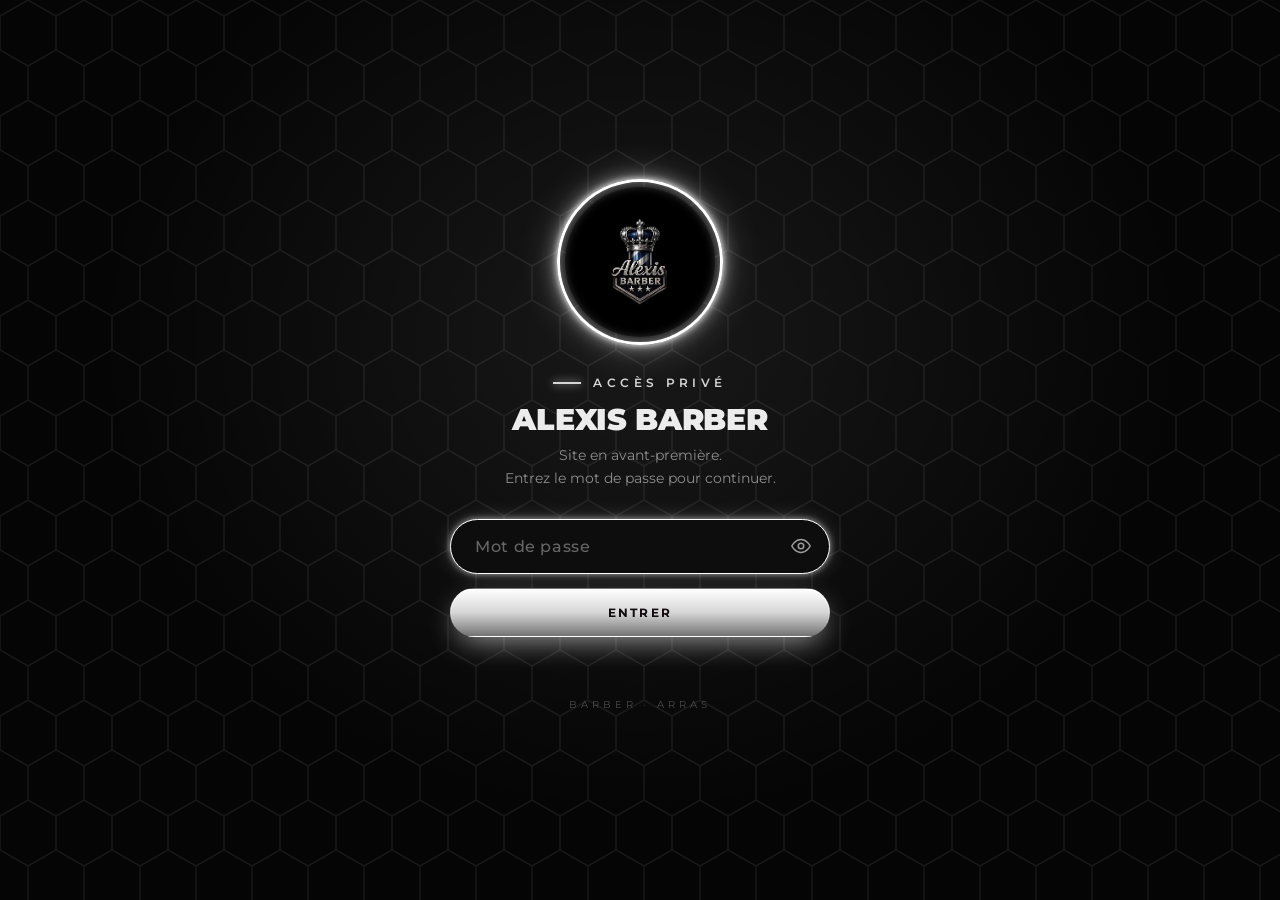
<file: index.html>
<!DOCTYPE html>
<html lang="fr" data-theme="chrome"><!-- 👉 Après Octobre Rose : data-theme="chrome" -->
<head>
<meta charset="UTF-8">
<meta name="viewport" content="width=device-width, initial-scale=1, viewport-fit=cover">
<meta name="theme-color" content="#050505">
<meta name="robots" content="noindex, nofollow"><!-- 👉 À SUPPRIMER le jour du lancement officiel -->
<script>/* 👉 Pour retirer le mot de passe au lancement : supprimer CETTE ligne */try{if(localStorage.getItem('ab-access')!=='ok')document.documentElement.classList.add('locked')}catch(e){document.documentElement.classList.add('locked')}</script>
<meta name="viewport" content="width=device-width, initial-scale=1, viewport-fit=cover">
<meta name="theme-color" content="#050505">
<meta name="robots" content="noindex, nofollow"><!-- 👉 À SUPPRIMER le jour du lancement officiel -->
<script>/* 👉 Pour retirer le mot de passe au lancement : supprimer CETTE ligne */try{if(localStorage.getItem('ab-access')!=='ok')document.documentElement.classList.add('locked')}catch(e){document.documentElement.classList.add('locked')}</script>
<!-- Aperçu du lien (WhatsApp, Insta, SMS…) -->
<link rel="canonical" href="https://cappy28.github.io/Alexis-Barber/">
<meta property="og:type" content="website">
<meta property="og:locale" content="fr_FR">
<meta property="og:site_name" content="Alexis Barber">
<meta property="og:title" content="Alexis Barber · Barber Shop & Lounge à Arras">
<meta property="og:description" content="Coupe, barbe, rituels serviette chaude… et billard, PS5, fléchettes. Deux salons au cœur d'Arras.">
<meta property="og:url" content="https://cappy28.github.io/Alexis-Barber/">
<meta property="og:image" content="https://cappy28.github.io/Alexis-Barber/images/hero.jpg">
<meta name="twitter:card" content="summary_large_image">

<!-- Ajout à l'écran d'accueil -->
<link rel="manifest" href="site.webmanifest">
<link rel="apple-touch-icon" href="images/logo.png">
<meta name="apple-mobile-web-app-title" content="Alexis Barber">

<!-- Infos pour Google -->
<script type="application/ld+json">
{
  "@context": "https://schema.org",
  "@graph": [
    {
      "@type": "HairSalon",
      "name": "Alexis Barber",
      "url": "https://cappy28.github.io/Alexis-Barber/",
      "image": "https://cappy28.github.io/Alexis-Barber/images/hero.jpg",
      "telephone": "+33321242673",
      "priceRange": "12€ - 50€",
      "sameAs": ["https://www.instagram.com/alexis.barber62/"],
      "address": {"@type": "PostalAddress","streetAddress": "70 Rue Saint-Aubert","postalCode": "62000","addressLocality": "Arras","addressCountry": "FR"},
      "openingHoursSpecification": [{"@type": "OpeningHoursSpecification","dayOfWeek": ["Monday","Tuesday","Wednesday","Thursday","Friday","Saturday"],"opens": "10:00","closes": "20:00"}]
    },
    {
      "@type": "HairSalon",
      "name": "Alexis Barber 2",
      "url": "https://cappy28.github.io/Alexis-Barber/",
      "image": "https://cappy28.github.io/Alexis-Barber/images/salon-2.jpg",
      "priceRange": "12€ - 50€",
      "sameAs": ["https://www.instagram.com/alexis.barber62/"],
      "address": {"@type": "PostalAddress","streetAddress": "62 Rue Gambetta","postalCode": "62000","addressLocality": "Arras","addressCountry": "FR"},
      "openingHoursSpecification": [{"@type": "OpeningHoursSpecification","dayOfWeek": ["Monday","Tuesday","Wednesday","Thursday","Friday","Saturday"],"opens": "10:00","closes": "20:00"}]
    }
  ]
}
</script>
<link rel="stylesheet" href="style.css?v=11">
<title>Alexis Barber · Barber Shop & Lounge à Arras</title>
<meta name="description" content="Alexis Barber, deux barber shops à Arras avec lounge : billard, PS5, fléchettes. Coupes homme, barbe, rituels serviette chaude. Réservation en ligne.">
<link rel="icon" href="images/logo.png">
<link rel="preconnect" href="https://fonts.googleapis.com">
<link rel="preconnect" href="https://fonts.gstatic.com" crossorigin>
<link href="https://fonts.googleapis.com/css2?family=Montserrat:wght@300;400;500;600;700;800;900&family=Yellowtail&display=swap" rel="stylesheet">
<link rel="stylesheet" href="style.css">
</head>
<body>

  <!-- ============ ÉCRAN MOT DE PASSE ============ -->
<div id="gate">
  <form class="gate-box" id="gateForm" autocomplete="off">
    <div class="gate-logo"><span>A</span><img src="images/logo.png" alt="Alexis Barber" onerror="this.remove()"></div>
    <p class="tag">Accès privé</p>
    <h1 class="gate-title">Alexis Barber</h1>
    <p class="gate-txt">Site en avant-première.<br>Entrez le mot de passe pour continuer.</p>
    <div class="gate-field">
      <input type="password" id="gatePass" placeholder="Mot de passe" aria-label="Mot de passe"
             autocomplete="current-password" autocapitalize="off" autocorrect="off" spellcheck="false" required>
      <button type="button" class="gate-eye" id="gateEye" aria-label="Afficher le mot de passe">
        <svg viewBox="0 0 24 24"><path d="M2 12s3.5-7 10-7 10 7 10 7-3.5 7-10 7S2 12 2 12z"/><circle cx="12" cy="12" r="3"/><path class="slash" d="M4 4l16 16"/></svg>
      </button>
    </div>
    <button type="submit" class="btn btn-accent">Entrer</button>
    <p class="gate-err" id="gateErr" role="alert"></p>
    <p class="gate-foot">Barber · Arras</p>
  </form>
</div>

<!-- ============ LOADER : ring light ============ -->
<div id="loader">
  <div class="loader-ring">
    <svg viewBox="0 0 160 160" aria-hidden="true"><circle cx="80" cy="80" r="72"/></svg>
    <div class="loader-logo"><span>Alexis</span><img src="images/logo.png" alt="" onerror="this.remove()"></div>
  </div>
  <p>Barber · Arras</p>
</div>

<!-- ============ NAV ============ -->
<nav class="nav" id="nav">
  <a href="#top" class="brand">
    <span class="brand-img"><span>A</span><img src="images/logo.png" alt="Alexis Barber" onerror="this.remove()"></span>
    <span class="brand-txt"><em>Alexis</em><b>BARBER</b></span>
  </a>
  <ul class="links" id="links">
  <li><a href="#salon">Le Salon</a></li>
  <li><a href="#lounge">Le Lounge</a></li>
  <li><a href="#tarifs">Tarifs</a></li>
  <li><a href="#equipe">L'équipe</a></li>
  <li><a href="#avis">Avis</a></li>
  <li><a href="#adresses">Adresses</a></li>
  <li class="links-cta"><a href="https://www.planity.com/alexis-barber-62000-arras" target="_blank" rel="noopener" class="btn btn-accent">Réserver</a></li>
</ul>
  <a href="https://www.planity.com/alexis-barber-62000-arras" target="_blank" rel="noopener" class="btn btn-accent nav-cta">Réserver</a>
  <button class="burger" id="burger" aria-label="Menu"><span></span><span></span><span></span></button>
</nav>

<!-- ============ HERO : plafond hexagonal ============ -->
<header class="hero" id="top">
  <canvas id="hex" aria-hidden="true"></canvas>
  <div class="hero-shade" aria-hidden="true"></div>

  <div class="hero-in">
    <p class="rose-only rose-pill"><span>🎀</span> Octobre Rose · le salon se met en rose</p>
    <div class="hero-logo">
      <span class="hero-logo-fallback"><em>Alexis</em><b>BARBER</b></span>
      <img src="images/logo.png" alt="Logo Alexis Barber" onerror="this.remove()">
    </div>
    <h1>
      <span class="chrome-text">Coupe. Barbe.</span>
      <span class="accent-text">Lounge.</span>
    </h1>
    <p class="hero-sub">Deux barber shops au cœur d'Arras.<br>Billard, PS5 et fléchettes en attendant votre tour.</p>
    <div class="cta">
      <a href="https://www.planity.com/alexis-barber-62000-arras" target="_blank" rel="noopener" class="btn btn-accent">Prendre rendez-vous</a>
      <a href="#tarifs" class="btn btn-ghost">Voir les tarifs</a>
    </div>
  </div>

  <div class="hero-rating ring-light">
    <b>4,9</b><span class="stars">★★★★★</span><small>350 avis Planity</small>
  </div>
  <a href="#salon" class="scroll" aria-label="Défiler"><span></span></a>
</header>

<!-- ============ BANDEAU ============ -->
<div class="strip" aria-hidden="true"><div class="strip-track">
  <span>Coupe homme</span><span>Taille de barbe</span><span>Serviette chaude</span><span>Billard</span><span>PS5</span><span>Fléchettes</span><span>Soin vapeur</span><span>Offre duo</span>
  <span>Coupe homme</span><span>Taille de barbe</span><span>Serviette chaude</span><span>Billard</span><span>PS5</span><span>Fléchettes</span><span>Soin vapeur</span><span>Offre duo</span>
</div></div>

<!-- ============ LE SALON ============ -->
<section class="salon" id="salon">
  <div class="wrap salon-grid">
    <div class="salon-visual rv">
      <div class="deco-ring" aria-hidden="true"></div>
      <div class="led led-big"><div class="ph"><img src="images/hero.jpg" alt="Intérieur du salon Alexis Barber" onerror="this.remove()"></div></div>
      <div class="led led-small"><div class="ph"><img src="images/alexis.jpg" alt="Alexis, barbier" onerror="this.remove()"></div></div>
    </div>

    <div class="salon-text">
      <div class="head left rv">
        <span class="tag">01 · Le Salon</span>
        <h2>Noir, blanc,<br><em>lumière.</em></h2>
      </div>
      <p class="rv d1">Chez <strong>Alexis Barber</strong>, on lève les yeux avant de s'asseoir : un plafond de néons hexagonaux, des miroirs cerclés de LED et des fauteuils chromés.</p>
      <p class="rv d1">Ici, on prend le temps : coupe sur mesure, barbe nette, serviette chaude et soin vapeur. Avant chaque coupe, on échange sur votre style.</p>
      <ul class="chips rv d2">
        <li>Miroirs LED</li><li>Fauteuils chromés</li><li>Sur rendez-vous</li><li>Café & boissons</li>
      </ul>
      <div class="stats rv d3">
        <div><b data-count="4.9" data-dec="1">0</b><small>Note moyenne</small></div>
        <div><b data-count="350">0</b><small>Avis clients</small></div>
        <div><b data-count="2">0</b><small>Salons à Arras</small></div>
      </div>
    </div>
  </div>
</section>

<!-- ============ LE LOUNGE ============ -->
<section class="lounge" id="lounge">
  <div class="wrap lounge-grid">
    <div class="marble rv">
      <span class="tag tag-dark">02 · Le Lounge</span>
      <h2>Ici, on ne fait pas<br>qu'<em>attendre</em>.</h2>
      <p>Chaque salon Alexis Barber a son propre espace détente. Une partie de billard, un match sur PS5 ou quelques fléchettes, puis on passe au fauteuil.</p>
      <p class="marble-note">Dans nos deux salons · Saint-Aubert &amp; Gambetta</p>
    </div>
    <div class="led lounge-img rv d1">
      <div class="ph"><img src="images/salon-2.jpg" alt="L'espace lounge avec billard" style="object-position:100% 50%" onerror="this.remove()"></div>
    </div>
  </div>

  <div class="wrap amen">
    <div class="am rv">
      <svg viewBox="0 0 48 48"><circle cx="24" cy="24" r="17"/><circle cx="24" cy="24" r="7"/><text x="24" y="28" text-anchor="middle">8</text></svg>
      <h3>Billard</h3><p>Une partie entre potes avant la coupe.</p>
    </div>
    <div class="am rv d1">
      <svg viewBox="0 0 48 48"><path d="M14 17h20a8 8 0 0 1 8 8v5a5 5 0 0 1-9 3l-3-4H18l-3 4a5 5 0 0 1-9-3v-5a8 8 0 0 1 8-8z"/><path d="M15 22v6M12 25h6"/><circle cx="32" cy="23" r="1.4"/><circle cx="35" cy="27" r="1.4"/></svg>
      <h3>PS5</h3><p>Sur grand écran.</p>
    </div>
    <div class="am rv d2">
      <svg viewBox="0 0 48 48"><circle cx="24" cy="24" r="17"/><circle cx="24" cy="24" r="11"/><circle cx="24" cy="24" r="5"/><path d="M24 24l14-14M34 10h4v4"/></svg>
      <h3>Fléchettes</h3><p>Sur le mur végétal.</p>
    </div>
    <div class="am rv d3">
      <svg viewBox="0 0 48 48"><path d="M24 40c-7 0-11-5-11-10 0-7 7-9 7-17 4 3 5 6 5 9 2-2 3-4 3-6 4 4 7 8 7 14 0 5-4 10-11 10z"/></svg>
      <h3>Cheminée</h3><p>Fauteuils bouclés, ambiance cosy.</p>
    </div>
    <div class="am rv d3">
      <svg viewBox="0 0 48 48"><path d="M10 18h24v12a10 10 0 0 1-10 10h-4a10 10 0 0 1-10-10z"/><path d="M34 21h3a5 5 0 0 1 0 10h-3"/><path d="M17 6c-2 3 2 5 0 8M23 6c-2 3 2 5 0 8M29 6c-2 3 2 5 0 8"/></svg>
      <h3>Café</h3><p>Une boisson à l'accueil.</p>
    </div>
  </div>
</section>

<!-- ============ TARIFS ============ -->
<section class="tarifs" id="tarifs">
  <div class="wrap">
    <div class="head rv">
      <span class="tag">03 · La Carte</span>
      <h2>Prestations &amp; <em>tarifs</em></h2>
    </div>

    <div class="pgroup rv">
      <h3 class="pg-title">Coupes &amp; barbe</h3>
      <div class="cards">
        <article class="card"><div class="c-top"><h4>Coupe</h4><span class="c-price">20<sup>€</sup></span></div><p>Coupe homme sur mesure</p><span class="c-dur">25 min</span></article>
        <article class="card"><div class="c-top"><h4>Coupe + Shampoing</h4><span class="c-price">25<sup>€</sup></span></div><p>La coupe, avec un shampoing</p><span class="c-dur">30 min</span></article>
        <article class="card"><div class="c-top"><h4>Taille de barbe</h4><span class="c-price">12<sup>€</sup></span></div><p>Contours nets et précis</p><span class="c-dur">20 min</span></article>
        <article class="card"><div class="c-top"><h4>Coupe −18 ans</h4><span class="c-price">18<sup>€</sup></span></div><p>Ados &amp; étudiants</p><span class="c-dur">25 min</span></article>
        <article class="card"><div class="c-top"><h4>Coupe enfant −10 ans</h4><span class="c-price">15<sup>€</sup></span></div><p>Pour les plus jeunes</p><span class="c-dur">25 min</span></article>
      </div>
    </div>

    <div class="pgroup rv">
      <h3 class="pg-title">Les rituels</h3>
      <div class="cards cards-2">
        <article class="card"><div class="c-top"><h4>Le Rituel</h4><span class="c-price">40<sup>€</sup></span></div><p>Coupe + barbe + serviette chaude + vapeur et soin</p><span class="c-dur">1 h</span></article>
        <article class="card card-star"><span class="badge">Signature</span><div class="c-top"><h4>Le Grand Rituel</h4><span class="c-price">50<sup>€</sup></span></div><p>Coupe + barbe + shampoing + serviette chaude + vapeur et soin</p><span class="c-dur">1 h 15</span></article>
      </div>
    </div>

    <div class="pgroup rv">
      <h3 class="pg-title">Offre duo</h3>
      <div class="cards cards-2">
        <article class="card"><div class="c-top"><h4>Coupe duo</h4><span class="c-price">30<sup>€</sup></span></div><p>Pour 2 personnes</p><span class="c-dur">50 min</span></article>
        <article class="card"><div class="c-top"><h4>Coupe + barbe duo</h4><span class="c-price">40<sup>€</sup></span></div><p>Pour 2 personnes</p><span class="c-dur">1 h 10</span></article>
      </div>
    </div>

    <div class="duo rv">
      <div>
        <h3>Venez à deux, <em>payez moins.</em></h3>
        <p>15 € la coupe par personne · +5 € pour la barbe ou le shampoing.</p>
      </div>
      <a href="https://www.planity.com/alexis-barber-62000-arras" target="_blank" rel="noopener" class="btn btn-accent">Réserver à deux</a>
    </div>
  </div>
</section>

<!-- ============ L'ÉQUIPE ============ -->
<section class="equipe" id="equipe">
  <div class="wrap">
    <div class="head rv">
      <span class="tag">04 · L'équipe</span>
      <h2>Huit barbiers, <em>deux salons</em></h2>
    </div>

    <figure class="led team-photo rv">
      <div class="ph"><img src="images/equipe.jpg" alt="L'équipe Alexis Barber au complet" loading="lazy" onerror="this.remove()"></div>
      <figcaption class="team-cap"><b>Alexis Barber</b><small>L'équipe au complet · Arras</small></figcaption>
    </figure>

    <div class="crews">
      <article class="crew rv">
        <div class="crew-head"><h3>Saint-Aubert</h3><span>Salon I</span></div>
        <ul class="barbers">
          <li class="barber"><i aria-hidden="true">A<img src="images/andy.jpg" alt="" loading="lazy" decoding="async" onerror="this.remove()"></i><div><b>Andy</b><small>Barbier</small></div></li>
          <li class="barber"><i aria-hidden="true">M<img src="images/marceau.jpg" alt="" loading="lazy" decoding="async" onerror="this.remove()"></i><div><b>Marceau</b><small>Barbier</small></div></li>
          <li class="barber"><i aria-hidden="true">E<img src="images/emeric.jpg" alt="" loading="lazy" decoding="async" onerror="this.remove()"></i><div><b>Emeric</b><small>Barbier</small></div></li>
          <li class="barber"><i aria-hidden="true">J<img src="images/jordan.jpg" alt="" loading="lazy" decoding="async" onerror="this.remove()"></i><div><b>Jordan</b><small>Barbier</small></div></li>
        </ul>
        <a href="https://www.planity.com/alexis-barber-62000-arras" data-direct target="_blank" rel="noopener" class="btn btn-ghost crew-btn">Réserver à Saint-Aubert</a>
      </article>

      <article class="crew rv d1">
        <div class="crew-head"><h3>Gambetta</h3><span>Salon II</span></div>
        <ul class="barbers">
          <li class="barber"><i aria-hidden="true">A<img src="images/alexis.jpg" alt="" loading="lazy" decoding="async" onerror="this.remove()"></i><div><b>Alexis</b><small>Fondateur</small></div></li>
          <li class="barber"><i aria-hidden="true">M<img src="images/maxence.jpg" alt="" loading="lazy" decoding="async" onerror="this.remove()"></i><div><b>Maxence</b><small>Barbier</small></div></li>
          <li class="barber"><i aria-hidden="true">S<img src="images/saidou.jpg" alt="" loading="lazy" decoding="async" onerror="this.remove()"></i><div><b>Saidou</b><small>Barbier</small></div></li>
          <li class="barber"><i aria-hidden="true">Y<img src="images/yahia.jpg" alt="" loading="lazy" decoding="async" onerror="this.remove()"></i><div><b>Yahia</b><small>Barbier</small></div></li>
        </ul>
        <a href="https://www.planity.com/alexis-barber-2-62000-arras" data-direct target="_blank" rel="noopener" class="btn btn-ghost crew-btn">Réserver à Gambetta</a>
      </article>
    </div>
  </div>
</section>

<!-- ============ GALERIE ============ -->
<section class="galerie" id="galerie">
  <div class="wrap">
    <div class="head rv">
      <span class="tag">05 · Galerie</span>
      <h2>Le travail <em>parle</em></h2>
    </div>
    <div class="grid">
      <figure class="led g tall rv"><div class="ph"><img src="images/coupe-1.jpg" alt="Réalisation Alexis Barber" onerror="this.remove()"></div></figure>
      <figure class="led g wide rv d1"><div class="ph"><img src="images/coupe-2.jpg" alt="Réalisation Alexis Barber" onerror="this.remove()"></div></figure>
      <figure class="led g rv d1"><div class="ph"><img src="images/coupe-3.jpg" alt="Réalisation Alexis Barber" onerror="this.remove()"></div></figure>
      <figure class="led g rv d2"><div class="ph"><img src="images/coupe-4.jpg" alt="Réalisation Alexis Barber" onerror="this.remove()"></div></figure>
      <figure class="led g wide rv"><div class="ph"><img src="images/coupe-5.jpg" alt="Réalisation Alexis Barber" onerror="this.remove()"></div></figure>
      <figure class="led g rv d1"><div class="ph"><img src="images/coupe-6.jpg" alt="Réalisation Alexis Barber" onerror="this.remove()"></div></figure>
    </div>
  </div>
</section>

<div id="lightbox" aria-hidden="true">
  <button class="lb-close" aria-label="Fermer">✕</button>
  <button class="lb-prev" aria-label="Précédent">←</button>
  <div class="lb-led"><img alt=""></div>
  <button class="lb-next" aria-label="Suivant">→</button>
</div>

<!-- ============ AVIS ============ -->
<section class="avis" id="avis">
  <div class="wrap">
    <div class="head rv">
      <span class="tag">06 · Avis</span>
      <h2>Ils en <em>parlent</em></h2>
    </div>
    <div class="rev-bar rv">
      <div class="rev-score">
        <b>4,9</b>
        <div><span class="rstars" style="--r:4.9" aria-label="4,9 sur 5">★★★★★</span><small>350 avis · Planity</small></div>
      </div>
      <div class="rev-nav">
        <button id="revPrev" aria-label="Avis précédent">←</button>
        <button id="revNext" aria-label="Avis suivant">→</button>
      </div>
    </div>
    <div class="rev-track rv" id="revTrack"></div>
    <div class="rev-dots" id="revDots"></div>
    <div class="rev-cta rv">
      <a href="https://www.planity.com/alexis-barber-62000-arras" target="_blank" rel="noopener" class="btn btn-accent">À mon tour</a>
    </div>
  </div>
</section>

<!-- ============ ADRESSES ============ -->
<section class="adresses" id="adresses">
  <div class="wrap">
    <div class="head rv">
      <span class="tag">07 · Nos adresses</span>
      <h2>Deux salons, <em>un style</em></h2>
    </div>
    <div class="shops">
      <article class="shop rv">
        <div class="led"><div class="ph"><img src="images/salon-1.jpg" alt="Alexis Barber, rue Saint-Aubert" onerror="this.remove()"></div></div>
        <div class="shop-body">
          <span class="shop-num">I</span>
          <h3>Saint-Aubert</h3>
          <p class="addr">70 Rue Saint-Aubert, 62000 Arras</p>
          <ul><li><b>★ 4,9</b> · 350 avis</li><li><a href="tel:+33321242673">03 21 24 26 73</a></li><li>Andy · Marceau · Emeric · Jordan</li><li>Lounge : billard · PS5 · fléchettes</li></ul>
          <a href="https://www.planity.com/alexis-barber-62000-arras" target="_blank" rel="noopener" class="btn btn-ghost">Réserver ici</a>
        </div>
      </article>
      <article class="shop rv d1">
        <div class="led"><div class="ph"><img src="images/salon-2.jpg" alt="Alexis Barber 2, rue Gambetta" style="object-position:0% 50%" onerror="this.remove()"></div></div>
        <div class="shop-body">
          <span class="shop-num">II</span>
          <h3>Gambetta</h3>
          <p class="addr">62 Rue Gambetta, 62000 Arras</p>
          <ul><li><b>★ 5,0</b> · 23 avis</li><li>Alexis · Maxence · Saidou · Yahia</li><li>Lounge : billard · PS5 · fléchettes</li></ul>
          <a href="https://www.planity.com/alexis-barber-2-62000-arras" target="_blank" rel="noopener" class="btn btn-ghost">Réserver ici</a>
        </div>
      </article>
    </div>
  </div>
</section>

<!-- ============ HORAIRES ============ -->
<section class="infos" id="infos">
  <div class="wrap infos-grid">
    <div class="hours rv">
      <div class="neon-box">
        <span class="neon" id="neon">…</span>
        <small id="neonSub"></small>
      </div>
      <h2>Horaires <span>· Les deux salons</span></h2>
      <ul id="hours"></ul>
      <div class="contact">
        <a class="tel" href="tel:+33321242673">03 21 24 26 73</a>
        <span>Uniquement sur rendez-vous</span>
      </div>
    </div>
    <div class="led map rv d1">
      <iframe loading="lazy" title="Plan d'accès Alexis Barber" src="https://maps.google.com/maps?q=70%20Rue%20Saint-Aubert%2C%2062000%20Arras&z=16&output=embed"></iframe>
    </div>
  </div>
</section>

<!-- ============ FAQ (bientôt) ============ -->
<section class="faq" id="faq">
  <div class="wrap">
    <div class="head rv">
      <span class="tag">FAQ</span>
      <h2>Vos <em>questions</em></h2>
    </div>
    <div class="faq-box rv">
      <div class="faq-stage">
        <div class="faq-sk" aria-hidden="true">
          <div style="--w:62%"></div><div style="--w:48%"></div><div style="--w:70%"></div><div style="--w:40%"></div>
        </div>
        <div class="faq-over"><span class="neon">Bientôt</span><small>La FAQ arrive très bientôt</small></div>
      </div>
      <p>Une question en attendant ? On vous répond avec plaisir.</p>
      <div class="faq-actions">
        <a href="tel:+33321242673" class="btn btn-ghost">Appeler</a>
        <a href="https://ig.me/m/alexis.barber62" target="_blank" rel="noopener" class="btn btn-ghost">Écrire sur Instagram</a>
      </div>
    </div>
  </div>
</section>

<!-- ============ INSTAGRAM ============ -->
<section class="insta" id="instagram">
  <div class="wrap">
    <span class="tag rv">Suivez-nous</span>
    <a class="insta-handle rv" href="https://www.instagram.com/alexis.barber62/" target="_blank" rel="noopener">
      <svg viewBox="0 0 24 24"><rect x="3" y="3" width="18" height="18" rx="5"/><circle cx="12" cy="12" r="4"/><circle cx="17.5" cy="6.5" r=".8" fill="#fff"/></svg>@alexis.barber62
    </a>
    <div class="insta-grid rv">
      <a href="https://www.instagram.com/alexis.barber62/" target="_blank" rel="noopener" aria-label="Voir sur Instagram"><div class="ph"><img src="images/coupe-1.jpg" alt="" loading="lazy" onerror="this.remove()"></div></a>
      <a href="https://www.instagram.com/alexis.barber62/" target="_blank" rel="noopener" aria-label="Voir sur Instagram"><div class="ph"><img src="images/coupe-2.jpg" alt="" loading="lazy" onerror="this.remove()"></div></a>
      <a href="https://www.instagram.com/alexis.barber62/" target="_blank" rel="noopener" aria-label="Voir sur Instagram"><div class="ph"><img src="images/coupe-3.jpg" alt="" loading="lazy" onerror="this.remove()"></div></a>
      <a href="https://www.instagram.com/alexis.barber62/" target="_blank" rel="noopener" aria-label="Voir sur Instagram"><div class="ph"><img src="images/coupe-4.jpg" alt="" loading="lazy" onerror="this.remove()"></div></a>
    </div>
    <a href="https://www.instagram.com/alexis.barber62/" target="_blank" rel="noopener" class="btn btn-accent">Suivre sur Instagram</a>
  </div>
</section>

<!-- ===== v11 · Réseaux sociaux ===== -->
<section class="socials" id="reseaux">
  <div class="soc-wrap">
    <p class="soc-kicker rv">Réseaux sociaux</p>
    <h2 class="soc-title rv">Suivez <span>le salon</span></h2>
    <p class="soc-sub rv">Coupes du jour, coulisses et actus des deux salons.</p>

    <div class="soc-grid">
      <a class="soc-card rv" href="https://zipthe.link/Alexis-Barber-Insta" target="_blank" rel="noopener" aria-label="Instagram Alexis Barber">
        <span class="soc-ico"><svg viewBox="0 0 24 24" fill="none" stroke="currentColor" stroke-width="1.8" stroke-linecap="round"><rect x="3" y="3" width="18" height="18" rx="5"/><circle cx="12" cy="12" r="4.2"/><circle cx="17.4" cy="6.6" r=".6" fill="currentColor"/></svg></span>
        <b>Instagram</b><small>@alexis.barber62</small>
      </a>

      <a class="soc-card rv" href="https://zipthe.link/Alexis-Barber-Tiktok" target="_blank" rel="noopener" aria-label="TikTok Alexis Barber">
        <span class="soc-ico"><svg viewBox="0 0 24 24" fill="currentColor"><path d="M16 3c.3 2.2 1.8 3.8 4 4v3.2c-1.5 0-2.9-.5-4-1.3V15a6 6 0 1 1-6-6v3.3a2.7 2.7 0 1 0 2.7 2.7V3z"/></svg></span>
        <b>TikTok</b><small>Les vidéos</small>
      </a>

      <a class="soc-card rv" href="https://zipthe.link/Alexis-Barber-Snap" target="_blank" rel="noopener" aria-label="Snapchat Alexis Barber">
        <span class="soc-ico"><svg viewBox="0 0 24 24" fill="none" stroke="currentColor" stroke-width="1.7" stroke-linejoin="round"><path d="M12 3c3 0 5 2.2 5 5v2.5l1.8-.6c.6 0 .9.7.4 1l-2 1.1c.5 2 2 3.4 3.8 3.9-.3.8-1.6 1-2.6 1.1-.2.7-.3 1.3-.9 1.3-.8 0-1.7-.4-2.8.2-1 .6-1.6 1.5-2.7 1.5s-1.7-.9-2.7-1.5c-1.1-.6-2-.2-2.8-.2-.6 0-.7-.6-.9-1.3-1-.1-2.3-.3-2.6-1.1 1.8-.5 3.3-1.9 3.8-3.9l-2-1.1c-.5-.3-.2-1 .4-1L7 10.5V8c0-2.8 2-5 5-5z"/></svg></span>
        <b>Snapchat</b><small>Les coulisses</small>
      </a>

      <a class="soc-card rv" href="https://zipthe.link/Alexis-Barber-Facebook" target="_blank" rel="noopener" aria-label="Facebook Alexis Barber">
        <span class="soc-ico"><svg viewBox="0 0 24 24" fill="currentColor"><path d="M15 3h-2.5A4.5 4.5 0 0 0 8 7.5V10H5.5v4H8v7h4v-7h3l.5-4H12V7.8c0-.5.4-.8.8-.8H15z"/></svg></span>
        <b>Facebook</b><small>Actus &amp; infos</small>
      </a>
    </div>
  </div>
  </section>
  
<!-- ============ CTA FINAL ============ -->
<section class="final">
  <div class="bigring rv">
    <div class="bigring-in">
      <span class="tag">Réservation</span>
      <h2>Votre fauteuil<br><em>vous attend.</em></h2>
      <p>En ligne 24 h/24, confirmation immédiate.</p>
      <a href="https://www.planity.com/alexis-barber-62000-arras" target="_blank" rel="noopener" class="btn btn-accent">Réserver maintenant</a>
    </div>
  </div>
</section>

<footer>
  <div class="foot">
    <a href="#top" class="foot-logo"><span>Alexis</span><img src="images/logo.png" alt="Alexis Barber" onerror="this.remove()"></a>
    <nav class="foot-links">
      <a href="#salon">Le Salon</a><a href="#lounge">Le Lounge</a><a href="#tarifs">Tarifs</a><a href="#adresses">Adresses</a>
      <a href="https://www.planity.com/alexis-barber-62000-arras" target="_blank" rel="noopener">Planity</a>
    </nav>
    <p class="foot-addr">70 Rue Saint-Aubert · 62 Rue Gambetta · 62000 Arras</p>
    <p class="copy">© <span id="y"></span> Alexis Barber · Tous droits réservés</p>
  </div>
</footer>

<a href="https://www.instagram.com/alexis.barber62/" target="_blank" rel="noopener">Instagram</a>

<a href="https://www.planity.com/alexis-barber-62000-arras" target="_blank" rel="noopener" class="fab" id="fab" aria-label="Réserver">✂</a>

<!-- ============ CHOIX DU SALON ============ -->
<div class="sheet" id="sheet" aria-hidden="true">
  <div class="sheet-bg" data-close></div>
  <div class="sheet-panel" role="dialog" aria-modal="true" aria-labelledby="sheetTitle">
    <span class="sheet-grip" aria-hidden="true"></span>
    <button class="sheet-x" data-close aria-label="Fermer">✕</button>
    <p class="tag">Alexis Barber</p>
    <h3 id="sheetTitle">Dans quel salon ?</h3>
    <div class="sheet-list" id="sheetList"></div>
    <p class="sheet-note" id="sheetNote"></p>
  </div>
</div>

<!-- ============ BARRE MOBILE ============ -->
<nav class="dock" id="dock" aria-label="Actions rapides">
  <a href="tel:+33321242673">
    <svg viewBox="0 0 24 24"><path d="M5 4h4l2 5-2.5 1.5a11 11 0 0 0 5 5L15 13l5 2v4a2 2 0 0 1-2 2A16 16 0 0 1 3 6a2 2 0 0 1 2-2"/></svg>Appeler
  </a>
  <a href="https://www.planity.com/alexis-barber-62000-arras" class="dock-main" target="_blank" rel="noopener">✂ Réserver</a>
  <a href="#" id="dockMap">
    <svg viewBox="0 0 24 24"><path d="M12 21s-7-6.2-7-11.5a7 7 0 0 1 14 0C19 14.8 12 21 12 21z"/><circle cx="12" cy="9.5" r="2.5"/></svg>Itinéraire
  </a>
</nav>

<div class="progress" id="progress" aria-hidden="true"></div>

<script src="script.js?v=11"></script>
</body>
</html>
</file>
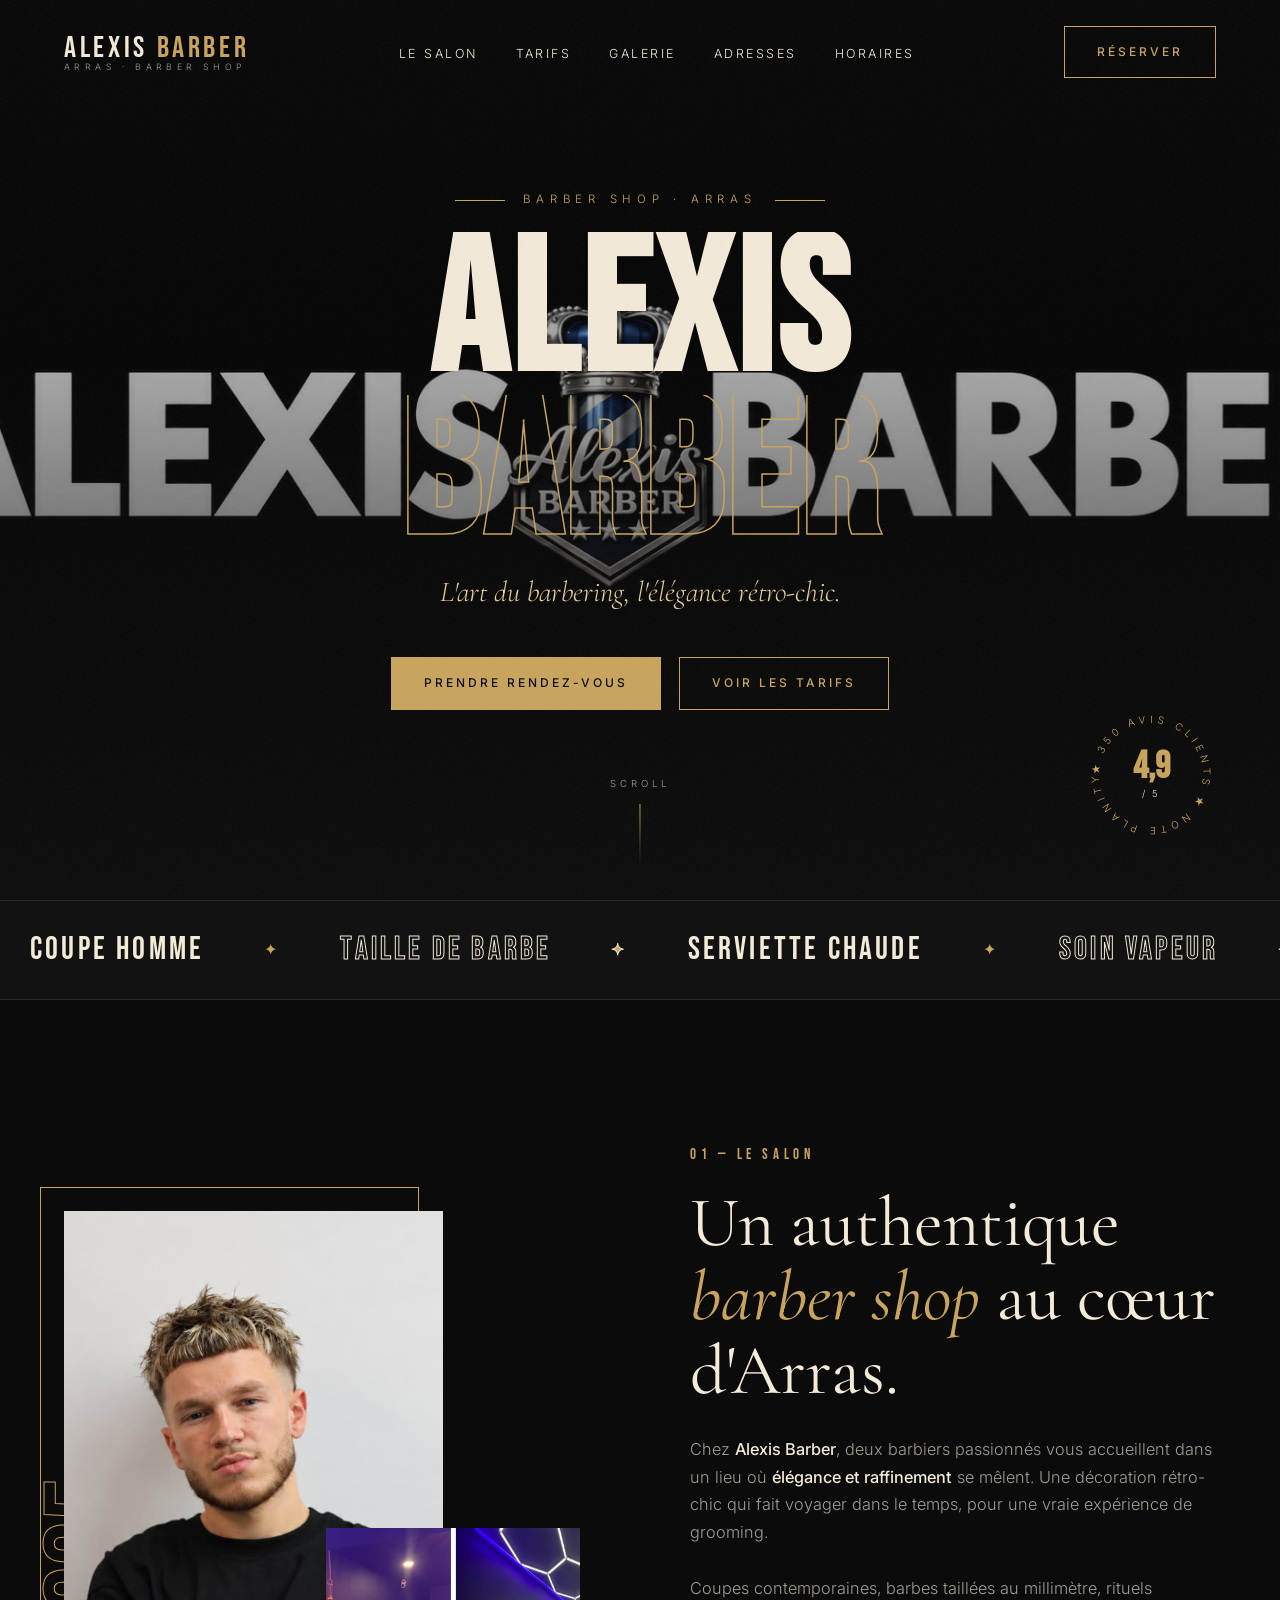
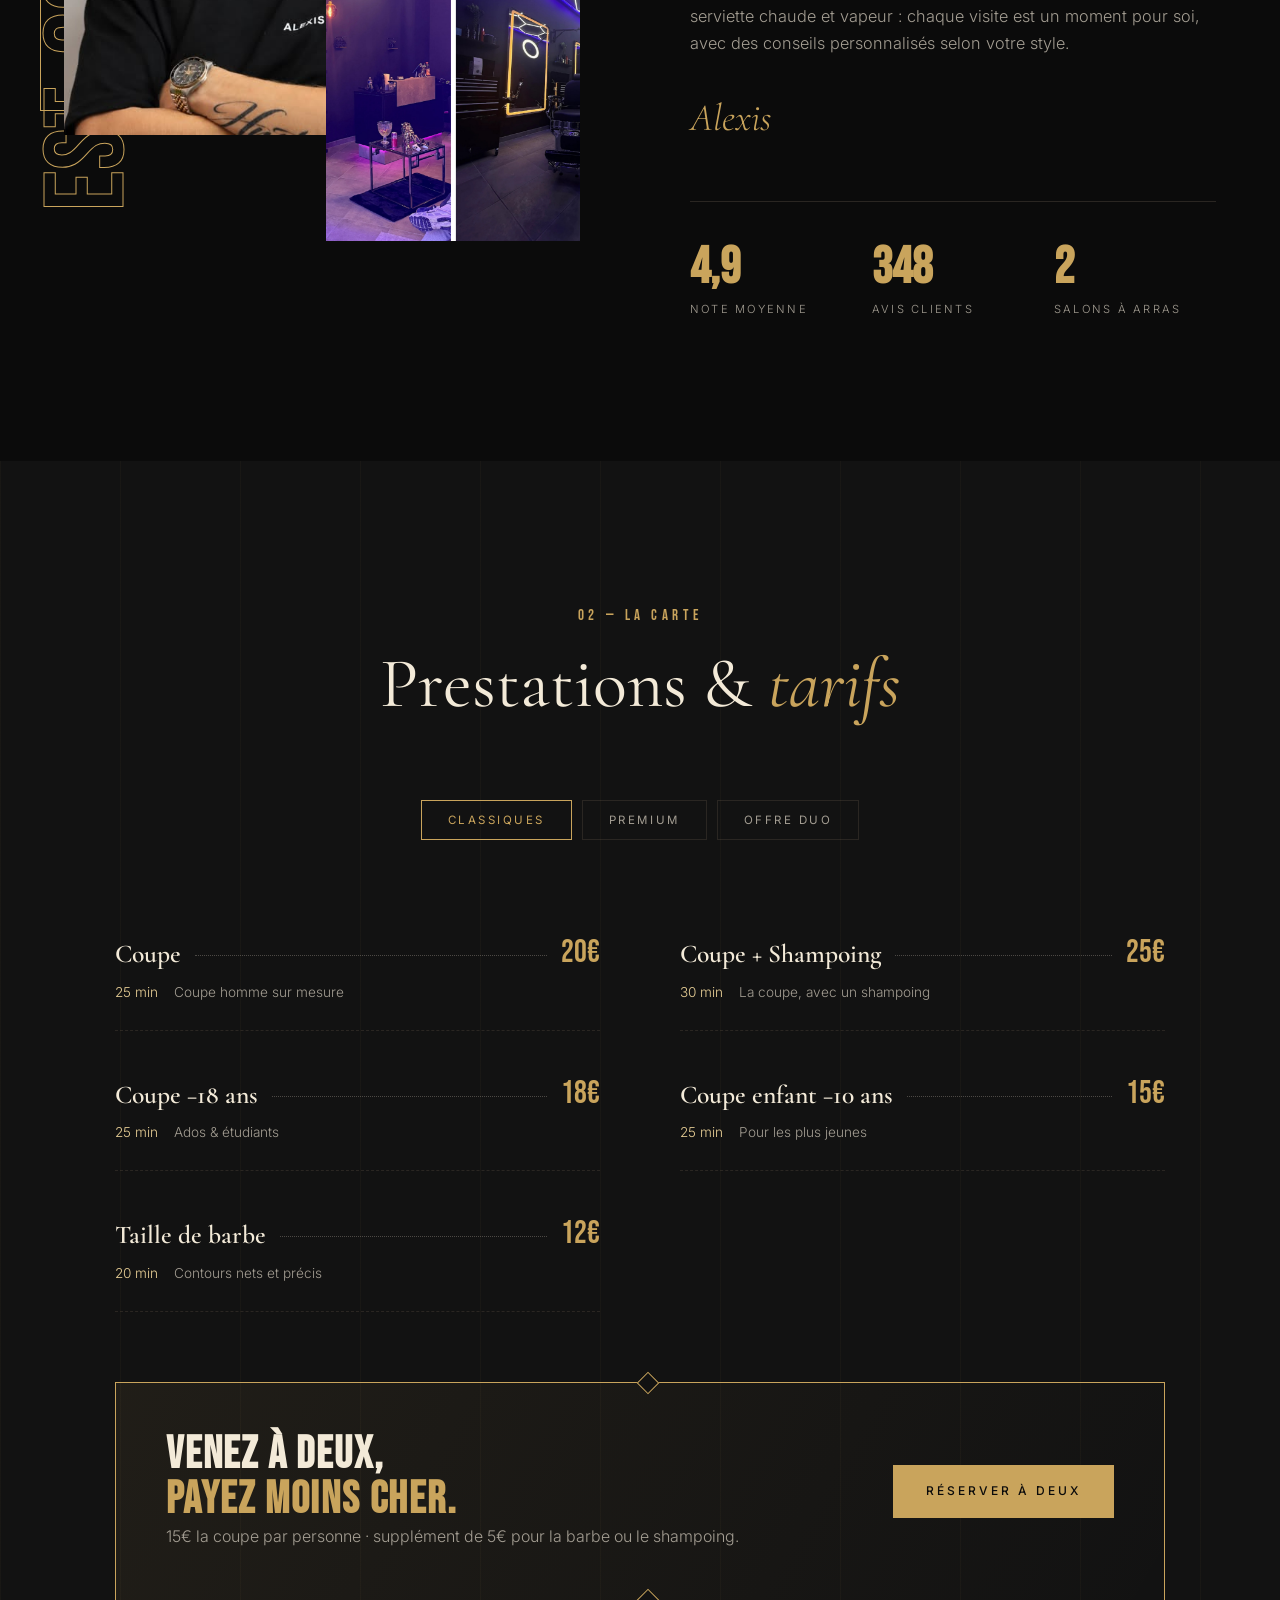
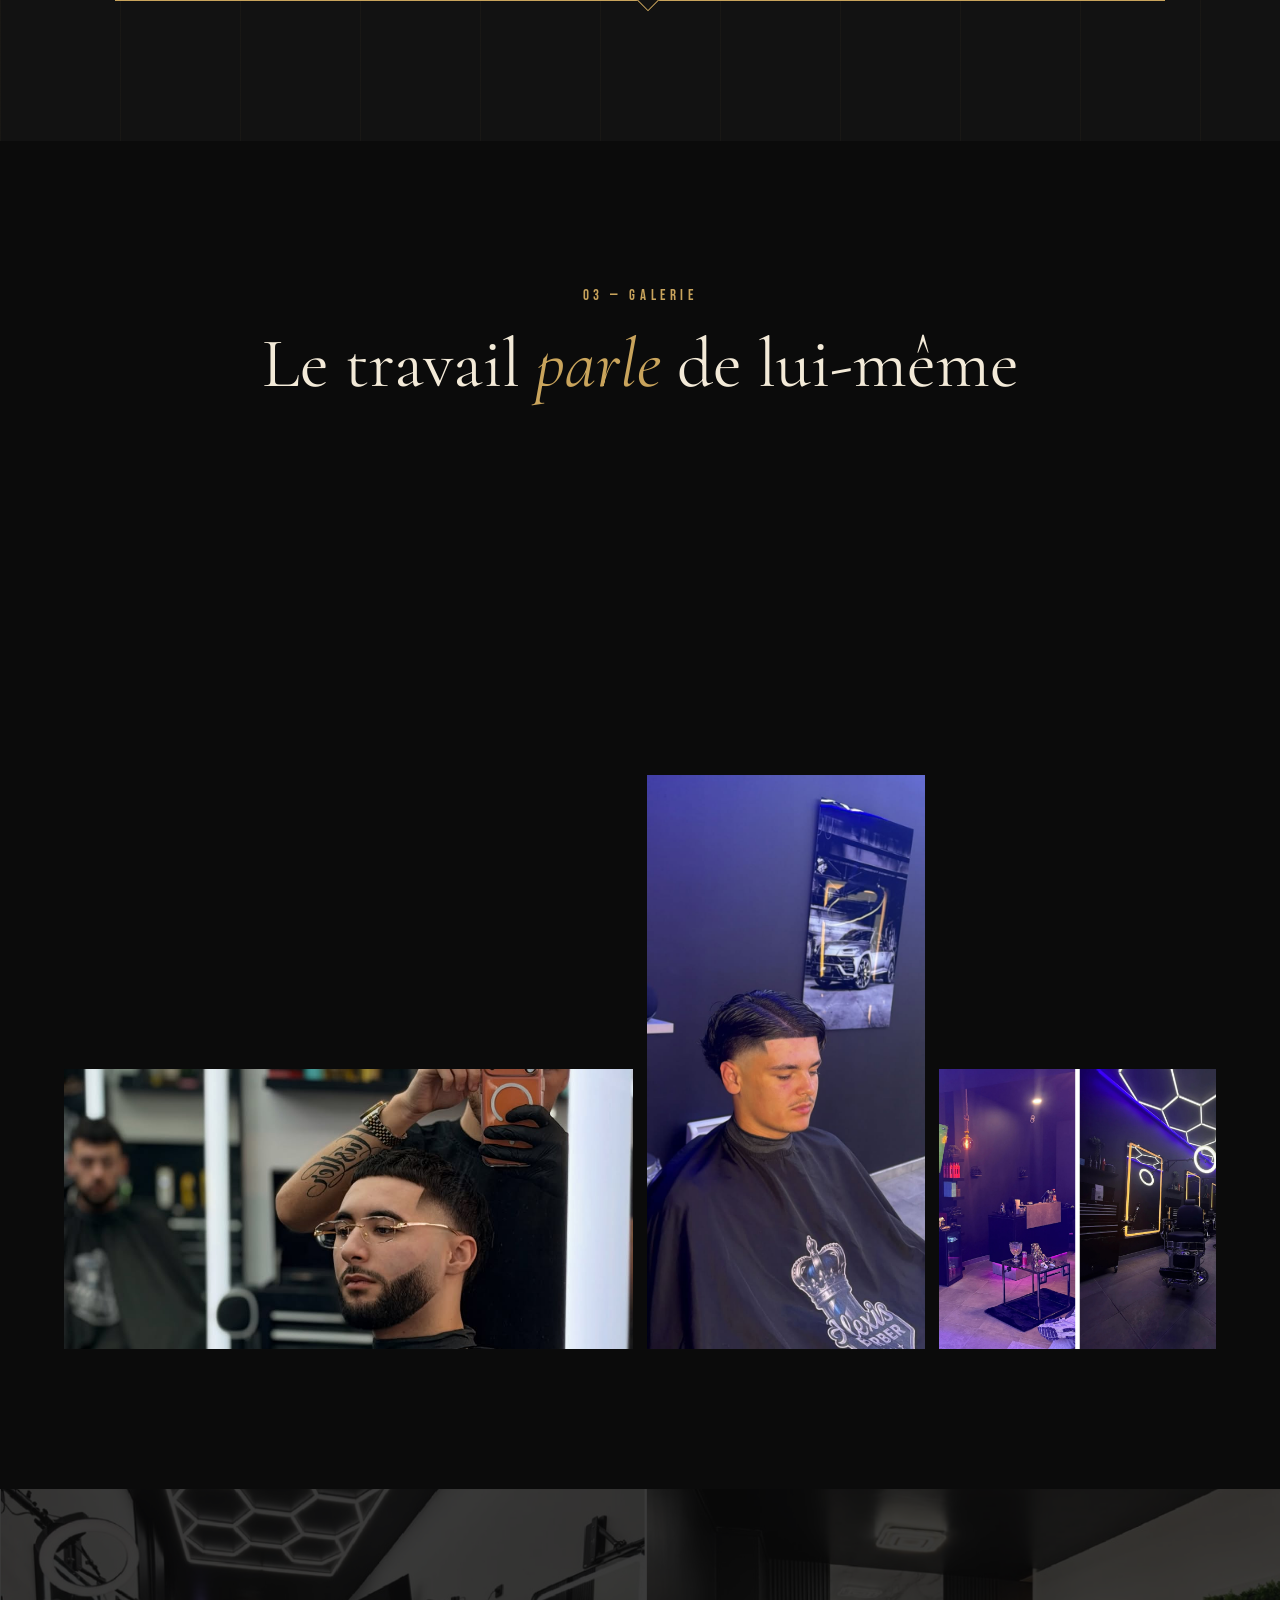
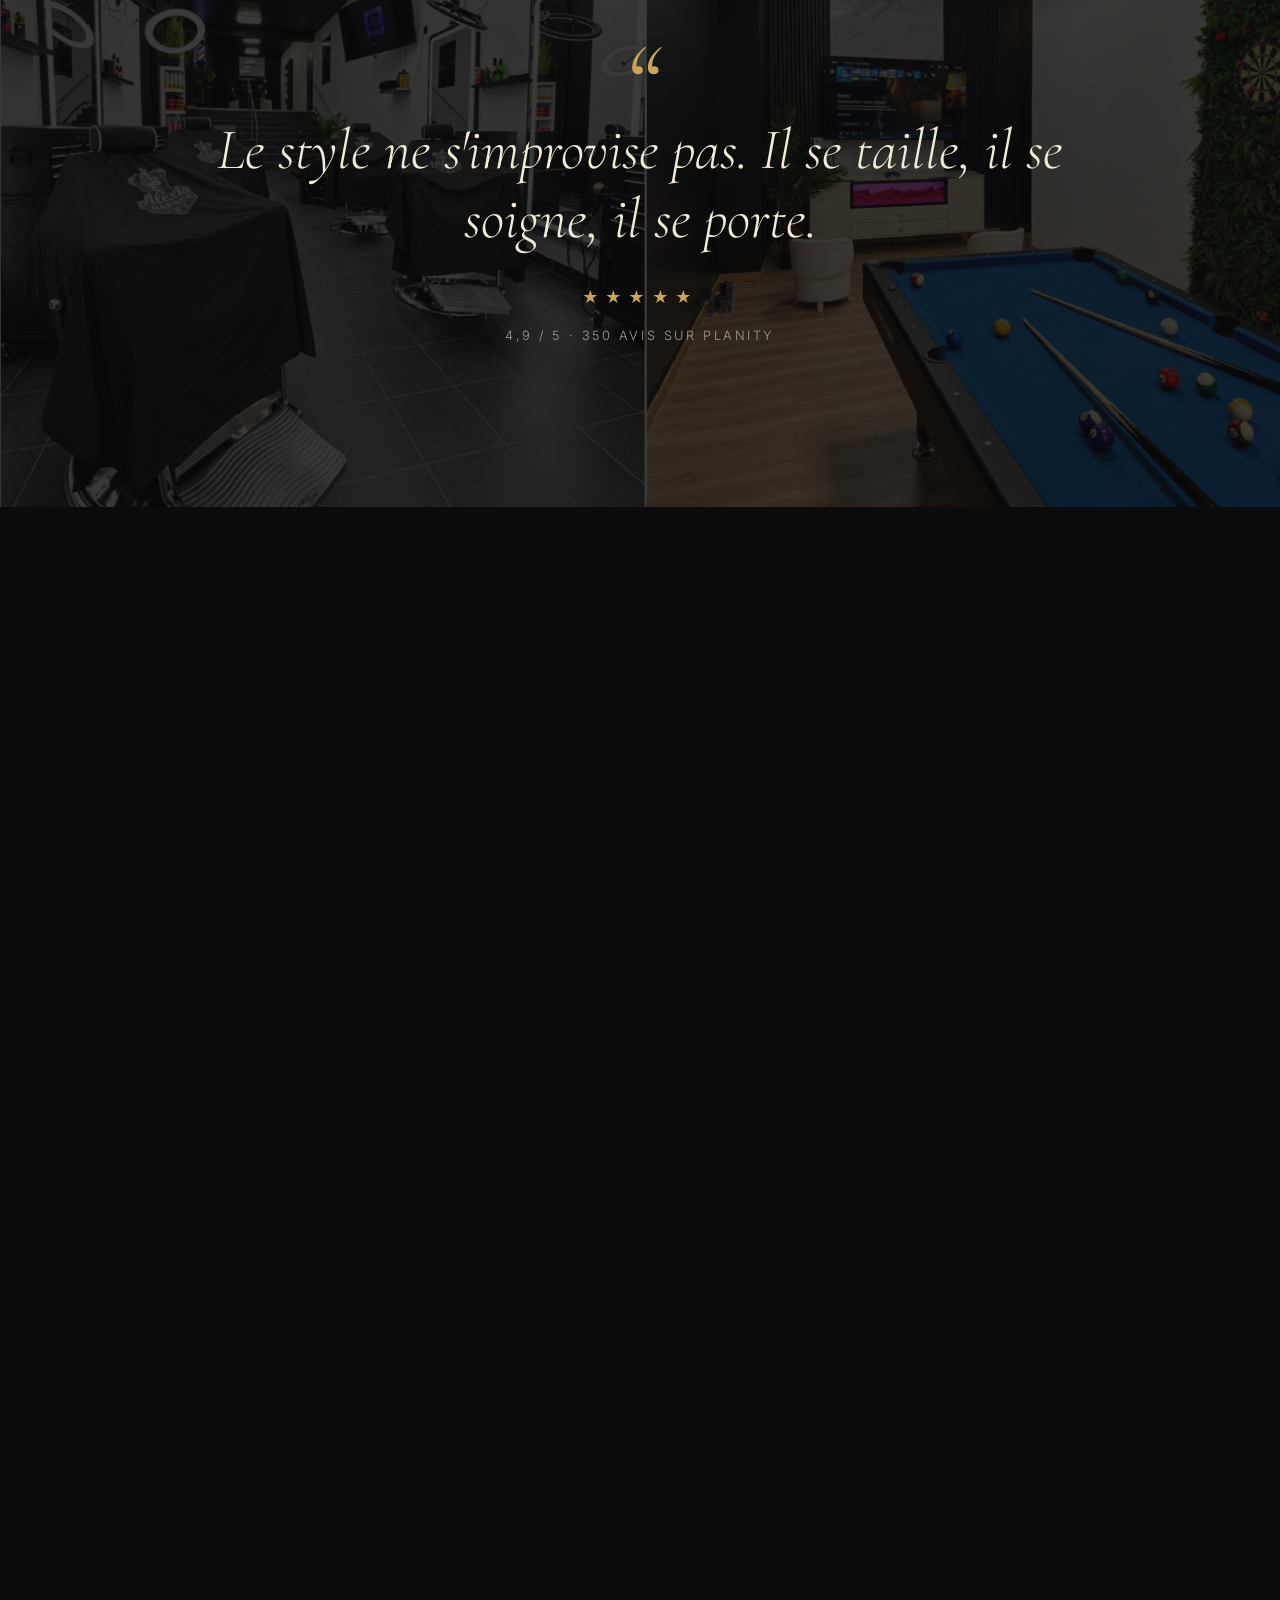
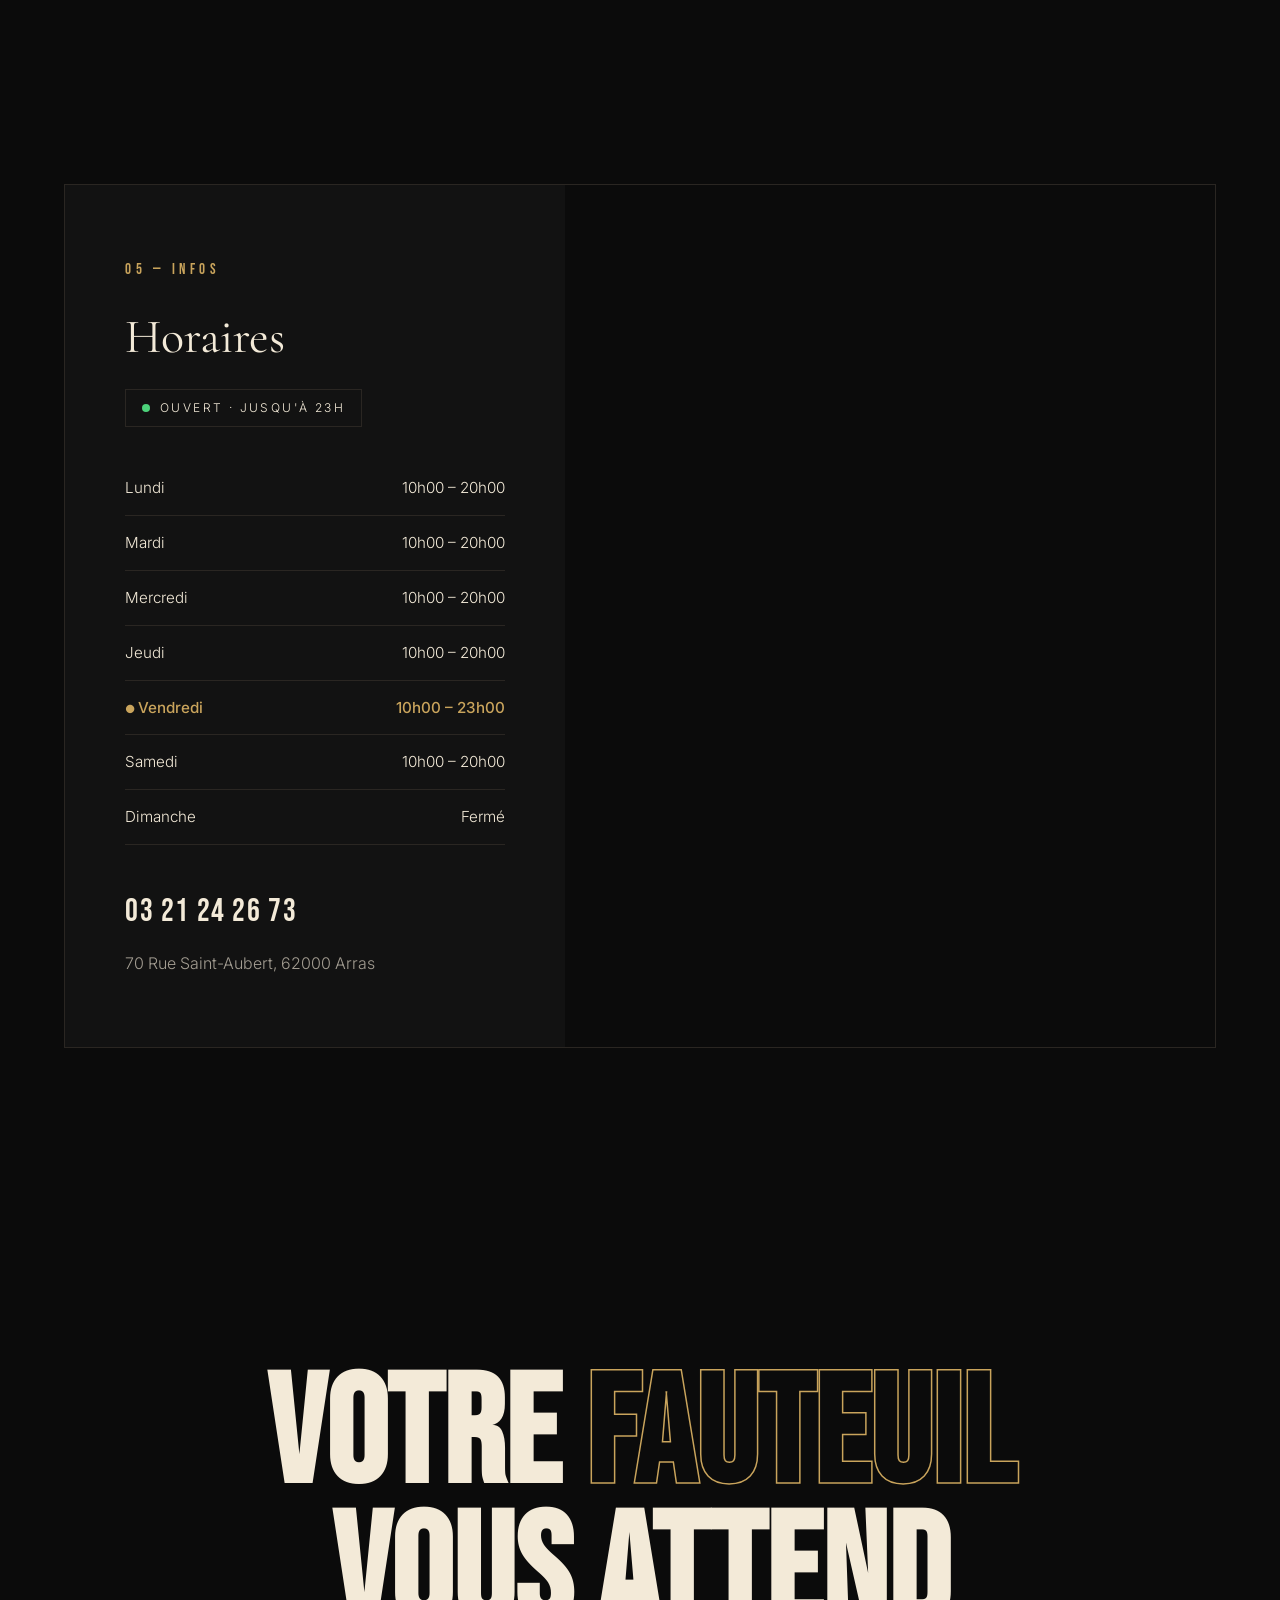
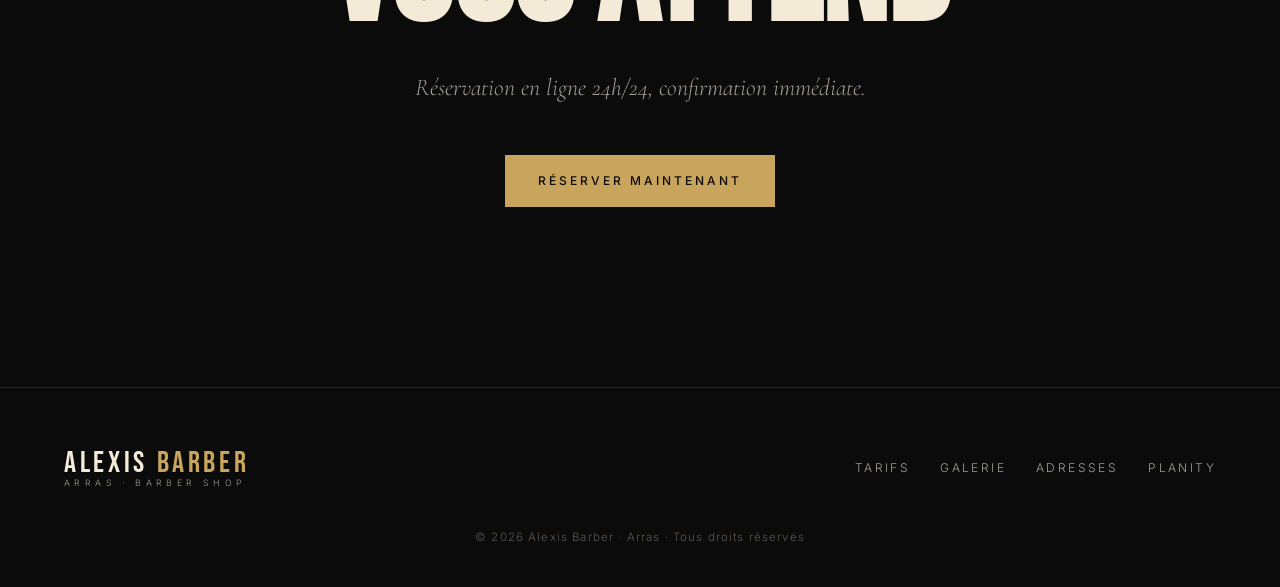
<file: file (4).html>
<!DOCTYPE html>
<html lang="fr">
<head>
<meta charset="UTF-8">
<meta name="viewport" content="width=device-width, initial-scale=1.0">
<title>Alexis Barber — Barber Shop à Arras</title>
<meta name="description" content="Alexis Barber, barber shop rétro-chic au cœur d'Arras. Coupes homme, taille de barbe, rituels serviette chaude. Réservez en ligne.">
<link rel="preconnect" href="https://fonts.googleapis.com">
<link rel="preconnect" href="https://fonts.gstatic.com" crossorigin>
<link href="https://fonts.googleapis.com/css2?family=Cormorant+Garamond:ital,wght@0,400;0,600;0,700;1,400&family=Bebas+Neue&family=Inter:wght@300;400;500;600&display=swap" rel="stylesheet">
<style>
:root{
  --black:#0b0b0b; --ink:#121212; --card:#171717; --line:#2a2622;
  --gold:#c9a45c; --gold-2:#e8cf96; --cream:#f3ead8; --muted:#a39d92; --red:#9e2a2b;
  --serif:'Cormorant Garamond',serif; --display:'Bebas Neue',sans-serif; --sans:'Inter',sans-serif;
  --ease:cubic-bezier(.22,1,.36,1);
}
*{margin:0;padding:0;box-sizing:border-box}
html{scroll-behavior:smooth}
body{background:var(--black);color:var(--cream);font-family:var(--sans);font-weight:300;line-height:1.7;overflow-x:hidden}
img{display:block;max-width:100%}
a{color:inherit;text-decoration:none}
::selection{background:var(--gold);color:var(--black)}

/* grain */
body::after{content:"";position:fixed;inset:0;pointer-events:none;z-index:999;opacity:.06;
  background-image:url("data:image/svg+xml,%3Csvg xmlns='http://www.w3.org/2000/svg' width='200' height='200'%3E%3Cfilter id='n'%3E%3CfeTurbulence type='fractalNoise' baseFrequency='.9' numOctaves='3'/%3E%3C/filter%3E%3Crect width='100%25' height='100%25' filter='url(%23n)'/%3E%3C/svg%3E")}

/* ---------- PRELOADER ---------- */
#loader{position:fixed;inset:0;background:var(--black);z-index:1000;display:grid;place-items:center;transition:opacity .8s var(--ease),visibility .8s}
#loader.done{opacity:0;visibility:hidden}
.pole{width:34px;height:150px;border-radius:17px;border:2px solid var(--gold);overflow:hidden;position:relative;margin:0 auto 24px}
.pole::before{content:"";position:absolute;inset:-100% 0 0 0;height:300%;
  background:repeating-linear-gradient(45deg,var(--red) 0 14px,var(--cream) 14px 28px,#1e3a5f 28px 42px,var(--cream) 42px 56px);
  animation:spin 1.2s linear infinite}
@keyframes spin{to{transform:translateY(33.33%)}}
#loader p{font-family:var(--display);letter-spacing:.5em;color:var(--gold);text-align:center}

/* ---------- PLACEHOLDER IMAGES ---------- */
.ph{position:relative;overflow:hidden;background:
  radial-gradient(circle at 30% 20%,rgba(201,164,92,.25),transparent 60%),
  repeating-linear-gradient(135deg,#151515 0 22px,#191714 22px 44px)}
.ph::before{content:"✂";position:absolute;inset:0;display:grid;place-items:center;font-size:3rem;color:rgba(201,164,92,.35)}
.ph img{position:relative;z-index:1;width:100%;height:100%;object-fit:cover;transition:transform 1.2s var(--ease)}

/* ---------- NAV ---------- */
nav{position:fixed;top:0;left:0;right:0;z-index:100;display:flex;align-items:center;justify-content:space-between;padding:26px 5vw;transition:all .5s var(--ease)}
nav.scrolled{padding:14px 5vw;background:rgba(11,11,11,.85);backdrop-filter:blur(14px);border-bottom:1px solid var(--line)}
.logo{font-family:var(--display);font-size:1.9rem;letter-spacing:.12em;line-height:1}
.logo span{color:var(--gold)}
.logo small{display:block;font-family:var(--sans);font-size:.55rem;letter-spacing:.5em;color:var(--muted)}
.links{display:flex;gap:38px;list-style:none}
.links a{font-size:.78rem;letter-spacing:.2em;text-transform:uppercase;position:relative}
.links a::after{content:"";position:absolute;left:0;bottom:-6px;width:0;height:1px;background:var(--gold);transition:width .4s var(--ease)}
.links a:hover::after{width:100%}
.btn{display:inline-flex;align-items:center;gap:10px;padding:15px 32px;border:1px solid var(--gold);color:var(--gold);font-size:.75rem;letter-spacing:.25em;text-transform:uppercase;font-weight:500;position:relative;overflow:hidden;transition:color .5s var(--ease);cursor:pointer;background:none}
.btn::before{content:"";position:absolute;inset:0;background:var(--gold);transform:scaleX(0);transform-origin:right;transition:transform .5s var(--ease);z-index:-1}
.btn:hover{color:var(--black)}
.btn:hover::before{transform:scaleX(1);transform-origin:left}
.btn.solid{background:var(--gold);color:var(--black)}
.btn.solid::before{background:var(--cream)}
.burger{display:none;width:30px;height:18px;position:relative;cursor:pointer;background:none;border:none}
.burger span{position:absolute;left:0;width:100%;height:1.5px;background:var(--cream);transition:.4s var(--ease)}
.burger span:nth-child(1){top:0}.burger span:nth-child(2){top:8px}.burger span:nth-child(3){top:16px}
.burger.open span:nth-child(1){top:8px;transform:rotate(45deg)}
.burger.open span:nth-child(2){opacity:0}
.burger.open span:nth-child(3){top:8px;transform:rotate(-45deg)}

/* ---------- HERO ---------- */
.hero{height:100vh;min-height:680px;position:relative;display:flex;align-items:center;justify-content:center;text-align:center;overflow:hidden}
.hero .ph{position:absolute;inset:0}
.hero .ph img{transform:scale(1.1);animation:zoom 14s var(--ease) forwards}
@keyframes zoom{to{transform:scale(1)}}
.hero::after{content:"";position:absolute;inset:0;z-index:2;background:linear-gradient(180deg,rgba(11,11,11,.55) 0%,rgba(11,11,11,.35) 40%,var(--black) 100%)}
.hero-content{position:relative;z-index:3;padding:0 20px}
.eyebrow{font-size:.72rem;letter-spacing:.5em;text-transform:uppercase;color:var(--gold);display:flex;align-items:center;justify-content:center;gap:18px}
.eyebrow::before,.eyebrow::after{content:"";width:50px;height:1px;background:var(--gold)}
.hero h1{font-family:var(--display);font-size:clamp(4.5rem,15vw,13rem);line-height:.85;letter-spacing:.02em;margin:22px 0 10px}
.hero h1 .line{display:block;overflow:hidden}
.hero h1 .line span{display:inline-block;transform:translateY(110%);animation:up 1.2s var(--ease) forwards}
.hero h1 .line:nth-child(2) span{animation-delay:.15s;color:transparent;-webkit-text-stroke:1.5px var(--gold)}
@keyframes up{to{transform:translateY(0)}}
.hero .tag{font-family:var(--serif);font-style:italic;font-size:clamp(1.2rem,2.4vw,1.8rem);color:var(--gold-2);margin-bottom:40px;opacity:0;animation:fade 1s .8s forwards}
.hero .cta{display:flex;gap:18px;justify-content:center;flex-wrap:wrap;opacity:0;animation:fade 1s 1s forwards}
@keyframes fade{to{opacity:1}}
.scroll-ind{position:absolute;bottom:36px;left:50%;transform:translateX(-50%);z-index:3;font-size:.6rem;letter-spacing:.4em;color:var(--muted);display:flex;flex-direction:column;align-items:center;gap:12px}
.scroll-ind i{width:1px;height:60px;background:linear-gradient(var(--gold),transparent);animation:drip 2s infinite}
@keyframes drip{0%{transform:scaleY(0);transform-origin:top}50%{transform:scaleY(1);transform-origin:top}51%{transform-origin:bottom}100%{transform:scaleY(0);transform-origin:bottom}}
.rating-badge{position:absolute;right:5vw;bottom:60px;z-index:3;width:130px;height:130px;border-radius:50%;display:grid;place-items:center;text-align:center}
.rating-badge svg{position:absolute;inset:0;animation:rot 18s linear infinite}
@keyframes rot{to{transform:rotate(360deg)}}
.rating-badge b{font-family:var(--display);font-size:2.4rem;color:var(--gold);line-height:1}
.rating-badge small{display:block;font-size:.6rem;letter-spacing:.2em}

/* ---------- MARQUEE ---------- */
.marquee{border-top:1px solid var(--line);border-bottom:1px solid var(--line);padding:22px 0;overflow:hidden;white-space:nowrap;background:var(--ink)}
.marquee-track{display:inline-flex;animation:mq 30s linear infinite}
.marquee span{font-family:var(--display);font-size:2rem;letter-spacing:.1em;padding:0 30px;display:inline-flex;align-items:center;gap:60px}
.marquee span::after{content:"✦";color:var(--gold);font-size:1rem}
.marquee span:nth-child(even){color:transparent;-webkit-text-stroke:1px var(--cream)}
@keyframes mq{to{transform:translateX(-50%)}}

/* ---------- SECTIONS ---------- */
section{padding:140px 5vw;position:relative}
.wrap{max-width:1280px;margin:0 auto}
.sec-head{text-align:center;margin-bottom:80px}
.sec-head h2,.about h2{font-family:var(--serif);font-weight:400;font-size:clamp(2.6rem,5.5vw,4.8rem);line-height:1.05;margin-top:18px}
.sec-head h2 em,.about h2 em{color:var(--gold);font-style:italic}
.num{font-family:var(--display);color:var(--gold);letter-spacing:.3em;font-size:.95rem}

/* reveal */
.rv{opacity:0;transform:translateY(60px);transition:opacity 1.2s var(--ease),transform 1.2s var(--ease)}
.rv.in{opacity:1;transform:none}
.rv.d1{transition-delay:.1s}.rv.d2{transition-delay:.2s}.rv.d3{transition-delay:.3s}

/* ---------- ABOUT ---------- */
.about .wrap{display:grid;grid-template-columns:1fr 1fr;gap:100px;align-items:center}
.about-imgs{position:relative;height:640px}
.about-imgs .a1{position:absolute;left:0;top:0;width:72%;height:82%}
.about-imgs .a2{position:absolute;right:0;bottom:0;width:52%;height:52%;border:10px solid var(--black)}
.about-imgs .frame{position:absolute;left:-24px;top:-24px;width:72%;height:82%;border:1px solid var(--gold);z-index:-1}
.about-imgs .year{position:absolute;left:-30px;bottom:40px;font-family:var(--display);font-size:7rem;color:transparent;-webkit-text-stroke:1px var(--gold);writing-mode:vertical-rl;transform:rotate(180deg);line-height:1}
.about p{color:var(--muted);margin:28px 0;font-size:1.02rem}
.about p strong{color:var(--cream);font-weight:500}
.sign{font-family:var(--serif);font-style:italic;font-size:2.4rem;color:var(--gold)}
.stats{display:grid;grid-template-columns:repeat(3,1fr);gap:20px;margin-top:50px;padding-top:40px;border-top:1px solid var(--line)}
.stats b{font-family:var(--display);font-size:3.2rem;color:var(--gold);line-height:1;display:block}
.stats small{font-size:.7rem;letter-spacing:.2em;text-transform:uppercase;color:var(--muted)}

/* ---------- SERVICES ---------- */
.services{background:var(--ink)}
.services::before{content:"";position:absolute;inset:0;opacity:.04;background:repeating-linear-gradient(90deg,var(--gold) 0 1px,transparent 1px 120px)}
.tabs{display:flex;justify-content:center;gap:10px;margin-bottom:60px;flex-wrap:wrap}
.tab{background:none;border:1px solid var(--line);color:var(--muted);padding:12px 26px;font-family:var(--sans);font-size:.72rem;letter-spacing:.22em;text-transform:uppercase;cursor:pointer;transition:.4s var(--ease)}
.tab.active,.tab:hover{border-color:var(--gold);color:var(--gold)}
.menu{display:none;grid-template-columns:1fr 1fr;gap:10px 80px;max-width:1050px;margin:0 auto}
.menu.active{display:grid;animation:fade .6s}
.item{padding:26px 0;border-bottom:1px dashed var(--line);transition:.4s var(--ease)}
.item:hover{padding-left:12px;border-color:var(--gold)}
.item-top{display:flex;align-items:baseline;gap:14px}
.item h3{font-family:var(--serif);font-size:1.6rem;font-weight:600}
.item .dots{flex:1;border-bottom:1px dotted var(--muted);opacity:.4;transform:translateY(-6px)}
.item .price{font-family:var(--display);font-size:2rem;color:var(--gold)}
.item p{font-size:.85rem;color:var(--muted);display:flex;gap:16px}
.item p .dur{color:var(--gold-2)}
.duo{max-width:1050px;margin:70px auto 0;padding:50px;border:1px solid var(--gold);position:relative;display:flex;align-items:center;justify-content:space-between;gap:40px;flex-wrap:wrap;background:linear-gradient(120deg,rgba(201,164,92,.08),transparent)}
.duo::before,.duo::after{content:"";position:absolute;width:14px;height:14px;border:1px solid var(--gold);background:var(--ink);transform:rotate(45deg)}
.duo::before{top:-8px;left:50%}.duo::after{bottom:-8px;left:50%}
.duo h3{font-family:var(--display);font-size:2.8rem;letter-spacing:.04em;line-height:1}
.duo h3 em{color:var(--gold);font-style:normal}
.duo p{color:var(--muted)}

/* ---------- GALLERY ---------- */
.gallery-grid{display:grid;grid-template-columns:repeat(4,1fr);grid-auto-rows:280px;gap:14px}
.g{cursor:zoom-in;position:relative}
.g.tall{grid-row:span 2}.g.wide{grid-column:span 2}
.g::after{content:"+";position:absolute;inset:0;z-index:2;display:grid;place-items:center;font-size:3rem;font-weight:200;color:var(--gold);background:rgba(11,11,11,.55);opacity:0;transition:.5s var(--ease)}
.g:hover::after{opacity:1}
.g:hover img{transform:scale(1.08)}
#lightbox{position:fixed;inset:0;z-index:500;background:rgba(5,5,5,.95);display:grid;place-items:center;opacity:0;visibility:hidden;transition:.5s var(--ease)}
#lightbox.open{opacity:1;visibility:visible}
#lightbox img{max-width:88vw;max-height:84vh;border:1px solid var(--line)}
#lightbox button{position:absolute;background:none;border:1px solid var(--gold);color:var(--gold);width:54px;height:54px;font-size:1.3rem;cursor:pointer;transition:.3s}
#lightbox button:hover{background:var(--gold);color:var(--black)}
.lb-close{top:30px;right:30px}.lb-prev{left:30px}.lb-next{right:30px}

/* ---------- QUOTE ---------- */
.quote{text-align:center;padding:160px 5vw;overflow:hidden}
.quote .ph{position:absolute;inset:0}
.quote::after{content:"";position:absolute;inset:0;background:rgba(11,11,11,.8);z-index:1}
.quote .wrap{position:relative;z-index:2}
.quote blockquote{font-family:var(--serif);font-style:italic;font-size:clamp(2rem,4.5vw,3.8rem);line-height:1.2;max-width:950px;margin:0 auto}
.quote blockquote::before{content:"“";display:block;font-size:7rem;color:var(--gold);line-height:.6}
.stars{color:var(--gold);letter-spacing:.4em;margin-top:30px}

/* ---------- SALONS ---------- */
.salons-grid{display:grid;grid-template-columns:1fr 1fr;gap:40px}
.salon{background:var(--card);border:1px solid var(--line);transition:.5s var(--ease)}
.salon:hover{border-color:var(--gold);transform:translateY(-8px)}
.salon .ph{height:320px}
.salon:hover img{transform:scale(1.06)}
.salon-body{padding:40px}
.salon-body h3{font-family:var(--display);font-size:2.4rem;letter-spacing:.05em}
.salon-body .addr{color:var(--muted);margin:6px 0 24px}
.salon-body .meta{display:flex;gap:30px;flex-wrap:wrap;font-size:.85rem;margin-bottom:30px}
.salon-body .meta b{color:var(--gold);font-weight:500}

/* ---------- HOURS + MAP ---------- */
.info .wrap{display:grid;grid-template-columns:1fr 1.3fr;gap:0;border:1px solid var(--line)}
.hours{padding:70px 60px;background:var(--ink)}
.hours h2{font-family:var(--serif);font-weight:400;font-size:3rem;margin:14px 0 10px}
.status{display:inline-flex;align-items:center;gap:10px;font-size:.75rem;letter-spacing:.2em;text-transform:uppercase;padding:8px 16px;border:1px solid var(--line);margin-bottom:34px}
.status i{width:8px;height:8px;border-radius:50%;background:#555}
.status.open i{background:#4cd27a;box-shadow:0 0 0 0 rgba(76,210,122,.6);animation:pulse 2s infinite}
.status.closed i{background:var(--red)}
@keyframes pulse{70%{box-shadow:0 0 0 10px rgba(76,210,122,0)}100%{box-shadow:0 0 0 0 rgba(76,210,122,0)}}
.hours ul{list-style:none}
.hours li{display:flex;justify-content:space-between;padding:14px 0;border-bottom:1px solid var(--line);font-size:.95rem}
.hours li.today{color:var(--gold);font-weight:500}
.hours li.today span:first-child::before{content:"● ";font-size:.7rem}
.hours .contact{margin-top:40px;display:grid;gap:10px}
.hours .contact a{font-family:var(--display);font-size:2rem;letter-spacing:.05em;transition:color .3s}
.hours .contact a:hover{color:var(--gold)}
.map{min-height:520px;filter:grayscale(1) invert(.92) contrast(.9) sepia(.25)}
.map iframe{width:100%;height:100%;border:0}

/* ---------- CTA + FOOTER ---------- */
.final{text-align:center;padding:180px 5vw}
.final h2{font-family:var(--display);font-size:clamp(4rem,12vw,10rem);line-height:.9}
.final h2 span{color:transparent;-webkit-text-stroke:1.5px var(--gold)}
.final p{font-family:var(--serif);font-style:italic;font-size:1.5rem;color:var(--muted);margin:24px 0 46px}
footer{border-top:1px solid var(--line);padding:60px 5vw 40px}
.foot{max-width:1280px;margin:0 auto;display:flex;justify-content:space-between;align-items:center;flex-wrap:wrap;gap:30px}
.foot-links{display:flex;gap:30px;font-size:.75rem;letter-spacing:.2em;text-transform:uppercase;color:var(--muted)}
.foot-links a:hover{color:var(--gold)}
.copy{text-align:center;font-size:.72rem;color:#5d574e;margin-top:40px;letter-spacing:.1em}

.fab{position:fixed;right:24px;bottom:24px;z-index:90;width:64px;height:64px;border-radius:50%;background:var(--gold);color:var(--black);display:grid;place-items:center;font-size:1.5rem;box-shadow:0 10px 30px rgba(201,164,92,.35);transform:scale(0);transition:transform .5s var(--ease)}
.fab.show{transform:scale(1)}

/* ---------- RESPONSIVE ---------- */
@media(max-width:980px){
  .links,.nav-cta{display:none}
  .burger{display:block;z-index:101}
  .links.open{display:flex;position:fixed;inset:0;background:var(--black);flex-direction:column;justify-content:center;align-items:center;gap:34px}
  .links.open a{font-family:var(--display);font-size:2.6rem;letter-spacing:.1em}
  .about .wrap,.salons-grid,.info .wrap{grid-template-columns:1fr}
  .about .wrap{gap:70px}
  .about-imgs{height:480px}
  .menu{grid-template-columns:1fr}
  .gallery-grid{grid-template-columns:repeat(2,1fr);grid-auto-rows:200px}
  .rating-badge{display:none}
  section{padding:100px 6vw}
  .hours{padding:50px 30px}
  .map{min-height:380px}
}
@media(max-width:560px){
  .gallery-grid{grid-template-columns:1fr}
  .g.wide{grid-column:span 1}
  .stats b{font-size:2.4rem}
  .duo{padding:36px 26px}
}
@media(prefers-reduced-motion:reduce){*{animation:none!important;transition:none!important}.rv{opacity:1;transform:none}}
</style>
</head>
<body>

<div id="loader"><div><div class="pole"></div><p>ALEXIS BARBER</p></div></div>

<!-- NAV -->
<nav id="nav">
  <a href="#top" class="logo">ALEXIS <span>BARBER</span><small>ARRAS · BARBER SHOP</small></a>
  <ul class="links" id="links">
    <li><a href="#salon">Le Salon</a></li>
    <li><a href="#tarifs">Tarifs</a></li>
    <li><a href="#galerie">Galerie</a></li>
    <li><a href="#adresses">Adresses</a></li>
    <li><a href="#infos">Horaires</a></li>
  </ul>
  <a href="https://www.planity.com/alexis-barber-62000-arras" target="_blank" rel="noopener" class="btn nav-cta">Réserver</a>
  <button class="burger" id="burger" aria-label="Menu"><span></span><span></span><span></span></button>
</nav>

<!-- HERO -->
<header class="hero" id="top">
  <div class="ph"><img src="images/hero.jpg" alt="Intérieur du salon Alexis Barber à Arras" onerror="this.remove()"></div>
  <div class="hero-content">
    <div class="eyebrow">Barber Shop · Arras</div>
    <h1><span class="line"><span>ALEXIS</span></span><span class="line"><span>BARBER</span></span></h1>
    <p class="tag">L'art du barbering, l'élégance rétro-chic.</p>
    <div class="cta">
      <a href="https://www.planity.com/alexis-barber-62000-arras" target="_blank" rel="noopener" class="btn solid">Prendre rendez-vous</a>
      <a href="#tarifs" class="btn">Voir les tarifs</a>
    </div>
  </div>
  <div class="rating-badge">
    <svg viewBox="0 0 130 130"><defs><path id="c" d="M65,65 m-52,0 a52,52 0 1,1 104,0 a52,52 0 1,1 -104,0"/></defs>
      <text fill="#c9a45c" font-size="10" letter-spacing="4.2" font-family="Inter"><textPath href="#c">★ 350 AVIS CLIENTS ★ NOTE PLANITY ★ </textPath></text></svg>
    <div><b>4,9</b><small>/ 5</small></div>
  </div>
  <div class="scroll-ind">SCROLL<i></i></div>
</header>

<!-- MARQUEE -->
<div class="marquee"><div class="marquee-track">
  <span>Coupe homme</span><span>Taille de barbe</span><span>Serviette chaude</span><span>Soin vapeur</span><span>Coupe enfant</span><span>Rasage</span>
  <span>Coupe homme</span><span>Taille de barbe</span><span>Serviette chaude</span><span>Soin vapeur</span><span>Coupe enfant</span><span>Rasage</span>
</div></div>

<!-- ABOUT -->
<section class="about" id="salon">
  <div class="wrap">
    <div class="about-imgs rv">
      <div class="frame"></div>
      <div class="ph a1"><img src="images/alexis.jpg" alt="Alexis, barbier" onerror="this.remove()"></div>
      <div class="ph a2"><img src="images/salon-1.jpg" alt="Fauteuils du salon" onerror="this.remove()"></div>
      <div class="year">EST. 2025</div>
    </div>
    <div>
      <span class="num rv">01 — Le Salon</span>
      <h2 class="rv d1">Un authentique <em>barber shop</em> au cœur d'Arras.</h2>
      <p class="rv d2">Chez <strong>Alexis Barber</strong>, deux barbiers passionnés vous accueillent dans un lieu où <strong>élégance et raffinement</strong> se mêlent. Une décoration rétro-chic qui fait voyager dans le temps, pour une vraie expérience de grooming.</p>
      <p class="rv d2">Coupes contemporaines, barbes taillées au millimètre, rituels serviette chaude et vapeur : chaque visite est un moment pour soi, avec des conseils personnalisés selon votre style.</p>
      <div class="sign rv d3">Alexis</div>
      <div class="stats rv d3">
        <div><b data-count="4.9" data-dec="1">0</b><small>Note moyenne</small></div>
        <div><b data-count="350">0</b><small>Avis clients</small></div>
        <div><b data-count="2">0</b><small>Salons à Arras</small></div>
      </div>
    </div>
  </div>
</section>

<!-- SERVICES -->
<section class="services" id="tarifs">
  <div class="wrap">
    <div class="sec-head">
      <span class="num rv">02 — La Carte</span>
      <h2 class="rv d1">Prestations & <em>tarifs</em></h2>
    </div>
    <div class="tabs rv">
      <button class="tab active" data-tab="classic">Classiques</button>
      <button class="tab" data-tab="premium">Premium</button>
      <button class="tab" data-tab="duo">Offre Duo</button>
    </div>

    <div class="menu active" id="classic">
      <div class="item"><div class="item-top"><h3>Coupe</h3><span class="dots"></span><span class="price">20€</span></div><p><span class="dur">25 min</span>Coupe homme sur mesure</p></div>
      <div class="item"><div class="item-top"><h3>Coupe + Shampoing</h3><span class="dots"></span><span class="price">25€</span></div><p><span class="dur">30 min</span>La coupe, avec un shampoing</p></div>
      <div class="item"><div class="item-top"><h3>Coupe −18 ans</h3><span class="dots"></span><span class="price">18€</span></div><p><span class="dur">25 min</span>Ados & étudiants</p></div>
      <div class="item"><div class="item-top"><h3>Coupe enfant −10 ans</h3><span class="dots"></span><span class="price">15€</span></div><p><span class="dur">25 min</span>Pour les plus jeunes</p></div>
      <div class="item"><div class="item-top"><h3>Taille de barbe</h3><span class="dots"></span><span class="price">12€</span></div><p><span class="dur">20 min</span>Contours nets et précis</p></div>
    </div>

    <div class="menu" id="premium">
      <div class="item"><div class="item-top"><h3>Le Rituel</h3><span class="dots"></span><span class="price">40€</span></div><p><span class="dur">1 h</span>Coupe + barbe + serviette chaude + vapeur et soin</p></div>
      <div class="item"><div class="item-top"><h3>Le Grand Rituel</h3><span class="dots"></span><span class="price">50€</span></div><p><span class="dur">1 h 15</span>Coupe + barbe + shampoing + serviette chaude + vapeur et soin</p></div>
    </div>

    <div class="menu" id="duo">
      <div class="item"><div class="item-top"><h3>Coupe Duo</h3><span class="dots"></span><span class="price">30€</span></div><p><span class="dur">50 min</span>Pour 2 personnes</p></div>
      <div class="item"><div class="item-top"><h3>Coupe + Barbe Duo</h3><span class="dots"></span><span class="price">40€</span></div><p><span class="dur">1 h 10</span>Pour 2 personnes</p></div>
    </div>

    <div class="duo rv">
      <div>
        <h3>Venez à deux,<br><em>payez moins cher.</em></h3>
        <p>15€ la coupe par personne · supplément de 5€ pour la barbe ou le shampoing.</p>
      </div>
      <a href="https://www.planity.com/alexis-barber-62000-arras" target="_blank" rel="noopener" class="btn solid">Réserver à deux</a>
    </div>
  </div>
</section>

<!-- GALLERY -->
<section id="galerie">
  <div class="wrap">
    <div class="sec-head">
      <span class="num rv">03 — Galerie</span>
      <h2 class="rv d1">Le travail <em>parle</em> de lui-même</h2>
    </div>
    <div class="gallery-grid">
      <div class="g ph tall rv"><img src="images/coupe-1.jpg" alt="Réalisation 1" onerror="this.remove()"></div>
      <div class="g ph wide rv d1"><img src="images/coupe-2.jpg" alt="Réalisation 2" onerror="this.remove()"></div>
      <div class="g ph rv d2"><img src="images/coupe-3.jpg" alt="Réalisation 3" onerror="this.remove()"></div>
      <div class="g ph rv"><img src="images/coupe-4.jpg" alt="Réalisation 4" onerror="this.remove()"></div>
      <div class="g ph tall rv d1"><img src="images/coupe-5.jpg" alt="Réalisation 5" onerror="this.remove()"></div>
      <div class="g ph wide rv d2"><img src="images/coupe-6.jpg" alt="Réalisation 6" onerror="this.remove()"></div>
      <div class="g ph rv d3"><img src="images/salon-1.jpg" alt="Le salon" onerror="this.remove()"></div>
    </div>
  </div>
</section>
<div id="lightbox"><button class="lb-close" aria-label="Fermer">✕</button><button class="lb-prev" aria-label="Précédent">←</button><img alt=""><button class="lb-next" aria-label="Suivant">→</button></div>

<!-- QUOTE -->
<section class="quote">
  <div class="ph"><img src="images/salon-2.jpg" alt="" onerror="this.remove()"></div>
  <div class="wrap rv">
    <blockquote>Le style ne s'improvise pas. Il se taille, il se soigne, il se porte.</blockquote>
    <div class="stars">★★★★★</div>
    <p style="color:var(--muted);margin-top:14px;font-size:.8rem;letter-spacing:.2em">4,9 / 5 · 350 AVIS SUR PLANITY</p>
  </div>
</section>

<!-- SALONS -->
<section id="adresses">
  <div class="wrap">
    <div class="sec-head">
      <span class="num rv">04 — Nos adresses</span>
      <h2 class="rv d1">Deux salons, <em>une signature</em></h2>
    </div>
    <div class="salons-grid">
      <article class="salon rv">
        <div class="ph"><img src="images/salon-1.jpg" alt="Alexis Barber rue Saint-Aubert" onerror="this.remove()"></div>
        <div class="salon-body">
          <span class="num">Salon I</span>
          <h3>Saint-Aubert</h3>
          <p class="addr">70 Rue Saint-Aubert, 62000 Arras</p>
          <div class="meta"><span><b>★ 4,9</b> · 350 avis</span><span><b>Tél.</b> 03 21 24 26 73</span></div>
          <a href="https://www.planity.com/alexis-barber-62000-arras" target="_blank" rel="noopener" class="btn">Réserver ici</a>
        </div>
      </article>
      <article class="salon rv d1">
        <div class="ph"><img src="images/salon-2.jpg" alt="Alexis Barber 2 rue Gambetta" onerror="this.remove()"></div>
        <div class="salon-body">
          <span class="num">Salon II</span>
          <h3>Gambetta</h3>
          <p class="addr">62 Rue Gambetta, 62000 Arras</p>
          <div class="meta"><span><b>★ 5,0</b> · 23 avis</span><span><b>Duo</b> 15€ / coupe</span></div>
          <a href="https://www.planity.com/alexis-barber-2-62000-arras" target="_blank" rel="noopener" class="btn">Réserver ici</a>
        </div>
      </article>
    </div>
  </div>
</section>

<!-- HOURS + MAP -->
<section class="info" id="infos">
  <div class="wrap rv">
    <div class="hours">
      <span class="num">05 — Infos</span>
      <h2>Horaires</h2>
      <div class="status" id="status"><i></i><span>—</span></div>
      <ul id="hours"></ul>
      <div class="contact">
        <a href="tel:+33321242673">03 21 24 26 73</a>
        <span style="color:var(--muted)">70 Rue Saint-Aubert, 62000 Arras</span>
      </div>
    </div>
    <div class="map">
      <iframe loading="lazy" title="Carte Alexis Barber" src="https://maps.google.com/maps?q=70%20Rue%20Saint-Aubert%2C%2062000%20Arras&z=16&output=embed"></iframe>
    </div>
  </div>
</section>

<!-- FINAL CTA -->
<section class="final">
  <div class="wrap rv">
    <h2>VOTRE <span>FAUTEUIL</span><br>VOUS ATTEND</h2>
    <p>Réservation en ligne 24h/24, confirmation immédiate.</p>
    <a href="https://www.planity.com/alexis-barber-62000-arras" target="_blank" rel="noopener" class="btn solid">Réserver maintenant</a>
  </div>
</section>

<footer>
  <div class="foot">
    <a href="#top" class="logo">ALEXIS <span>BARBER</span><small>ARRAS · BARBER SHOP</small></a>
    <div class="foot-links">
      <a href="#tarifs">Tarifs</a><a href="#galerie">Galerie</a><a href="#adresses">Adresses</a>
      <a href="https://www.planity.com/alexis-barber-62000-arras" target="_blank" rel="noopener">Planity</a>
    </div>
  </div>
  <p class="copy">© <span id="y"></span> Alexis Barber · Arras · Tous droits réservés</p>
</footer>

<a href="https://www.planity.com/alexis-barber-62000-arras" target="_blank" rel="noopener" class="fab" id="fab" aria-label="Réserver">✂</a>

<script>
// Loader
addEventListener('load',()=>setTimeout(()=>document.getElementById('loader').classList.add('done'),900));

// Nav + FAB on scroll
const nav=document.getElementById('nav'),fab=document.getElementById('fab');
addEventListener('scroll',()=>{const s=scrollY>60;nav.classList.toggle('scrolled',s);fab.classList.toggle('show',scrollY>700)});

// Burger
const burger=document.getElementById('burger'),links=document.getElementById('links');
burger.onclick=()=>{burger.classList.toggle('open');links.classList.toggle('open');document.body.style.overflow=links.classList.contains('open')?'hidden':''};
links.querySelectorAll('a').forEach(a=>a.onclick=()=>{burger.classList.remove('open');links.classList.remove('open');document.body.style.overflow=''});

// Reveal + counters
const io=new IntersectionObserver(es=>es.forEach(e=>{if(!e.isIntersecting)return;e.target.classList.add('in');
  e.target.querySelectorAll('[data-count]').forEach(el=>{const t=+el.dataset.count,d=+(el.dataset.dec||0),t0=performance.now();
    const step=n=>{const p=Math.min((n-t0)/1800,1),v=t*(1-Math.pow(1-p,4));el.textContent=v.toFixed(d).replace('.',',');if(p<1)requestAnimationFrame(step)};requestAnimationFrame(step)});
  io.unobserve(e.target)}),{threshold:.15});
document.querySelectorAll('.rv').forEach(el=>io.observe(el));

// Tabs
document.querySelectorAll('.tab').forEach(t=>t.onclick=()=>{
  document.querySelectorAll('.tab,.menu').forEach(x=>x.classList.remove('active'));
  t.classList.add('active');document.getElementById(t.dataset.tab).classList.add('active')});

// Hours + live status (salon 1)
const H=[null,[10,20],[10,20],[10,20],[10,20],[10,23],[10,20]]; // 0=dimanche
const days=['Dimanche','Lundi','Mardi','Mercredi','Jeudi','Vendredi','Samedi'];
const now=new Date(),d=now.getDay(),ul=document.getElementById('hours');
[1,2,3,4,5,6,0].forEach(i=>{const li=document.createElement('li');if(i===d)li.className='today';
  li.innerHTML=`<span>${days[i]}</span><span>${H[i]?H[i][0]+'h00 – '+H[i][1]+'h00':'Fermé'}</span>`;ul.appendChild(li)});
const st=document.getElementById('status'),h=now.getHours()+now.getMinutes()/60,open=H[d]&&h>=H[d][0]&&h<H[d][1];
st.classList.add(open?'open':'closed');st.querySelector('span').textContent=open?`Ouvert · jusqu'à ${H[d][1]}h`:'Fermé actuellement';

// Lightbox
const imgs=[...document.querySelectorAll('.g img')],lb=document.getElementById('lightbox'),lbi=lb.querySelector('img');let idx=0;
const show=i=>{const list=[...document.querySelectorAll('.g img')];if(!list.length)return;idx=(i+list.length)%list.length;lbi.src=list[idx].src;lb.classList.add('open')};
document.querySelectorAll('.g').forEach(g=>g.onclick=()=>{const im=g.querySelector('img');if(im)show([...document.querySelectorAll('.g img')].indexOf(im))});
lb.querySelector('.lb-close').onclick=()=>lb.classList.remove('open');
lb.querySelector('.lb-prev').onclick=e=>{e.stopPropagation();show(idx-1)};
lb.querySelector('.lb-next').onclick=e=>{e.stopPropagation();show(idx+1)};
lb.onclick=e=>{if(e.target===lb)lb.classList.remove('open')};
addEventListener('keydown',e=>{if(!lb.classList.contains('open'))return;if(e.key==='Escape')lb.classList.remove('open');if(e.key==='ArrowRight')show(idx+1);if(e.key==='ArrowLeft')show(idx-1)});

document.getElementById('y').textContent=new Date().getFullYear();
</script>
</body>
</html>
</file>
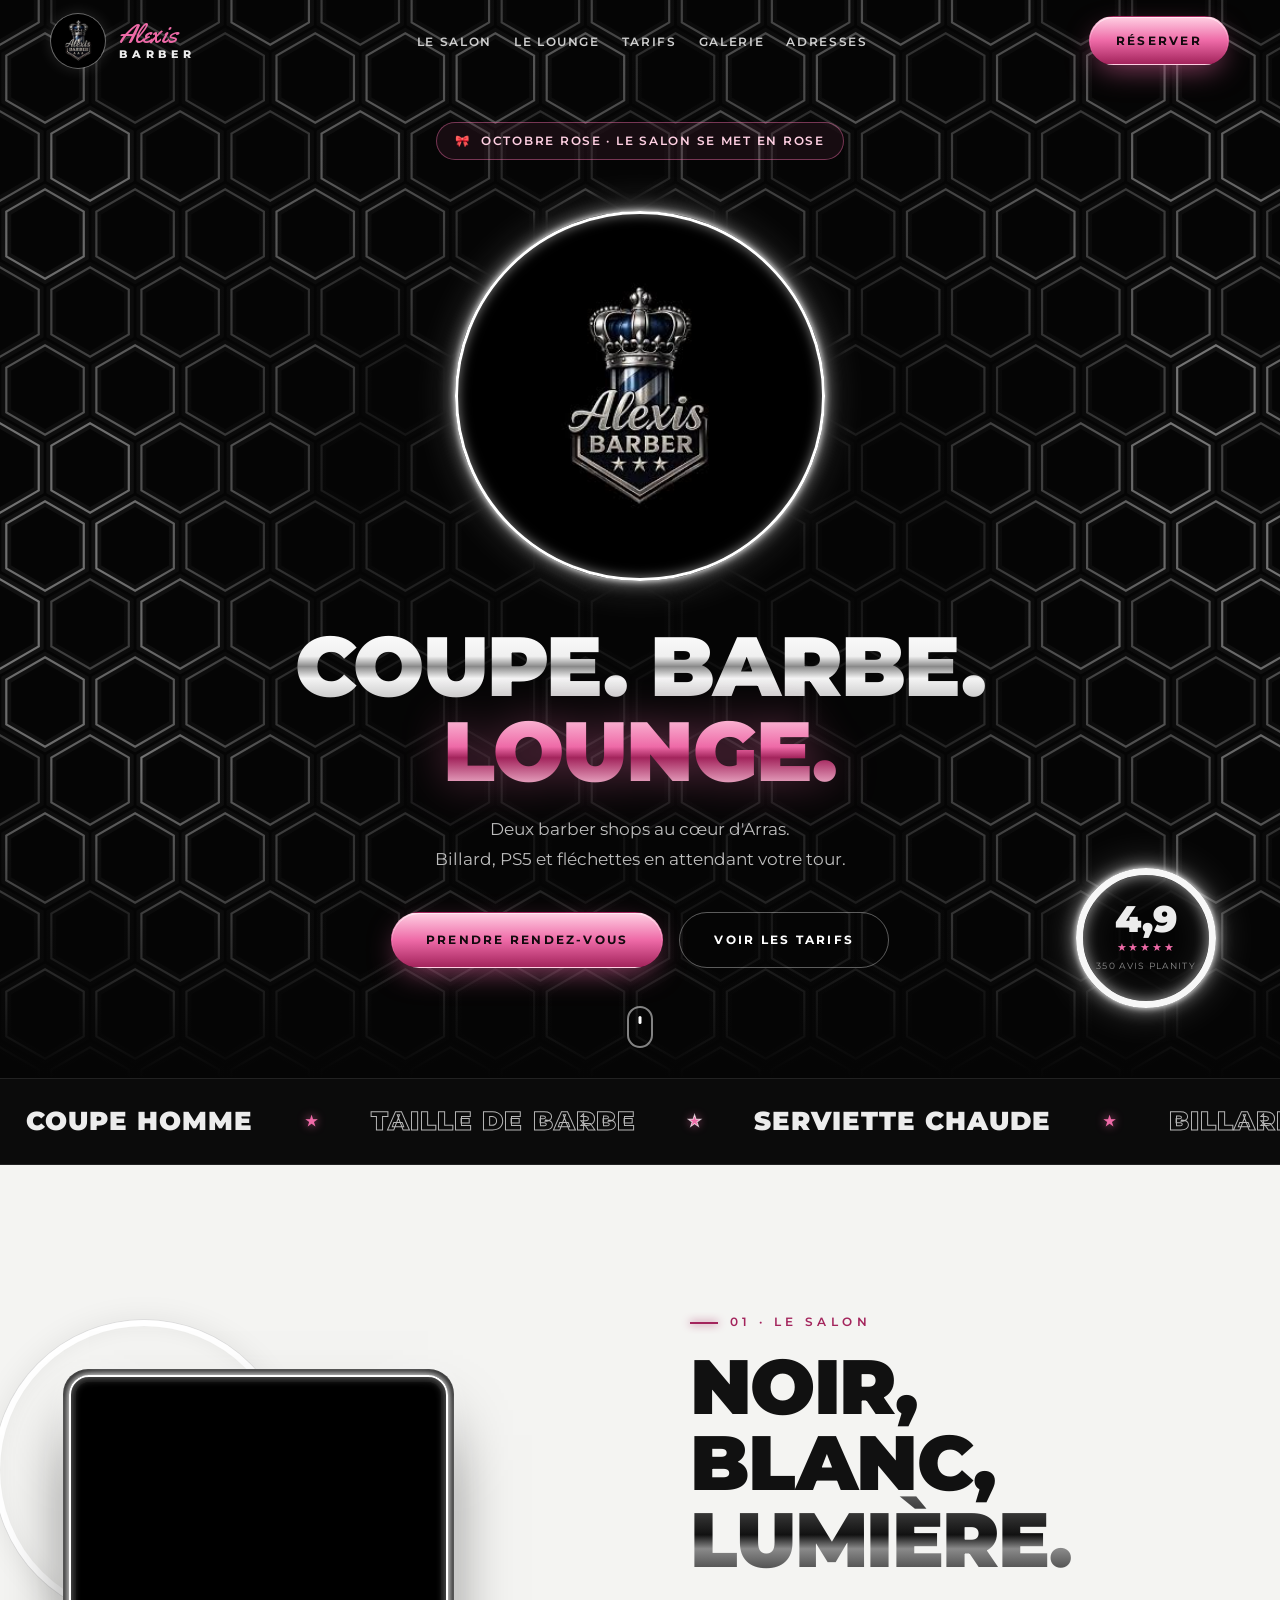
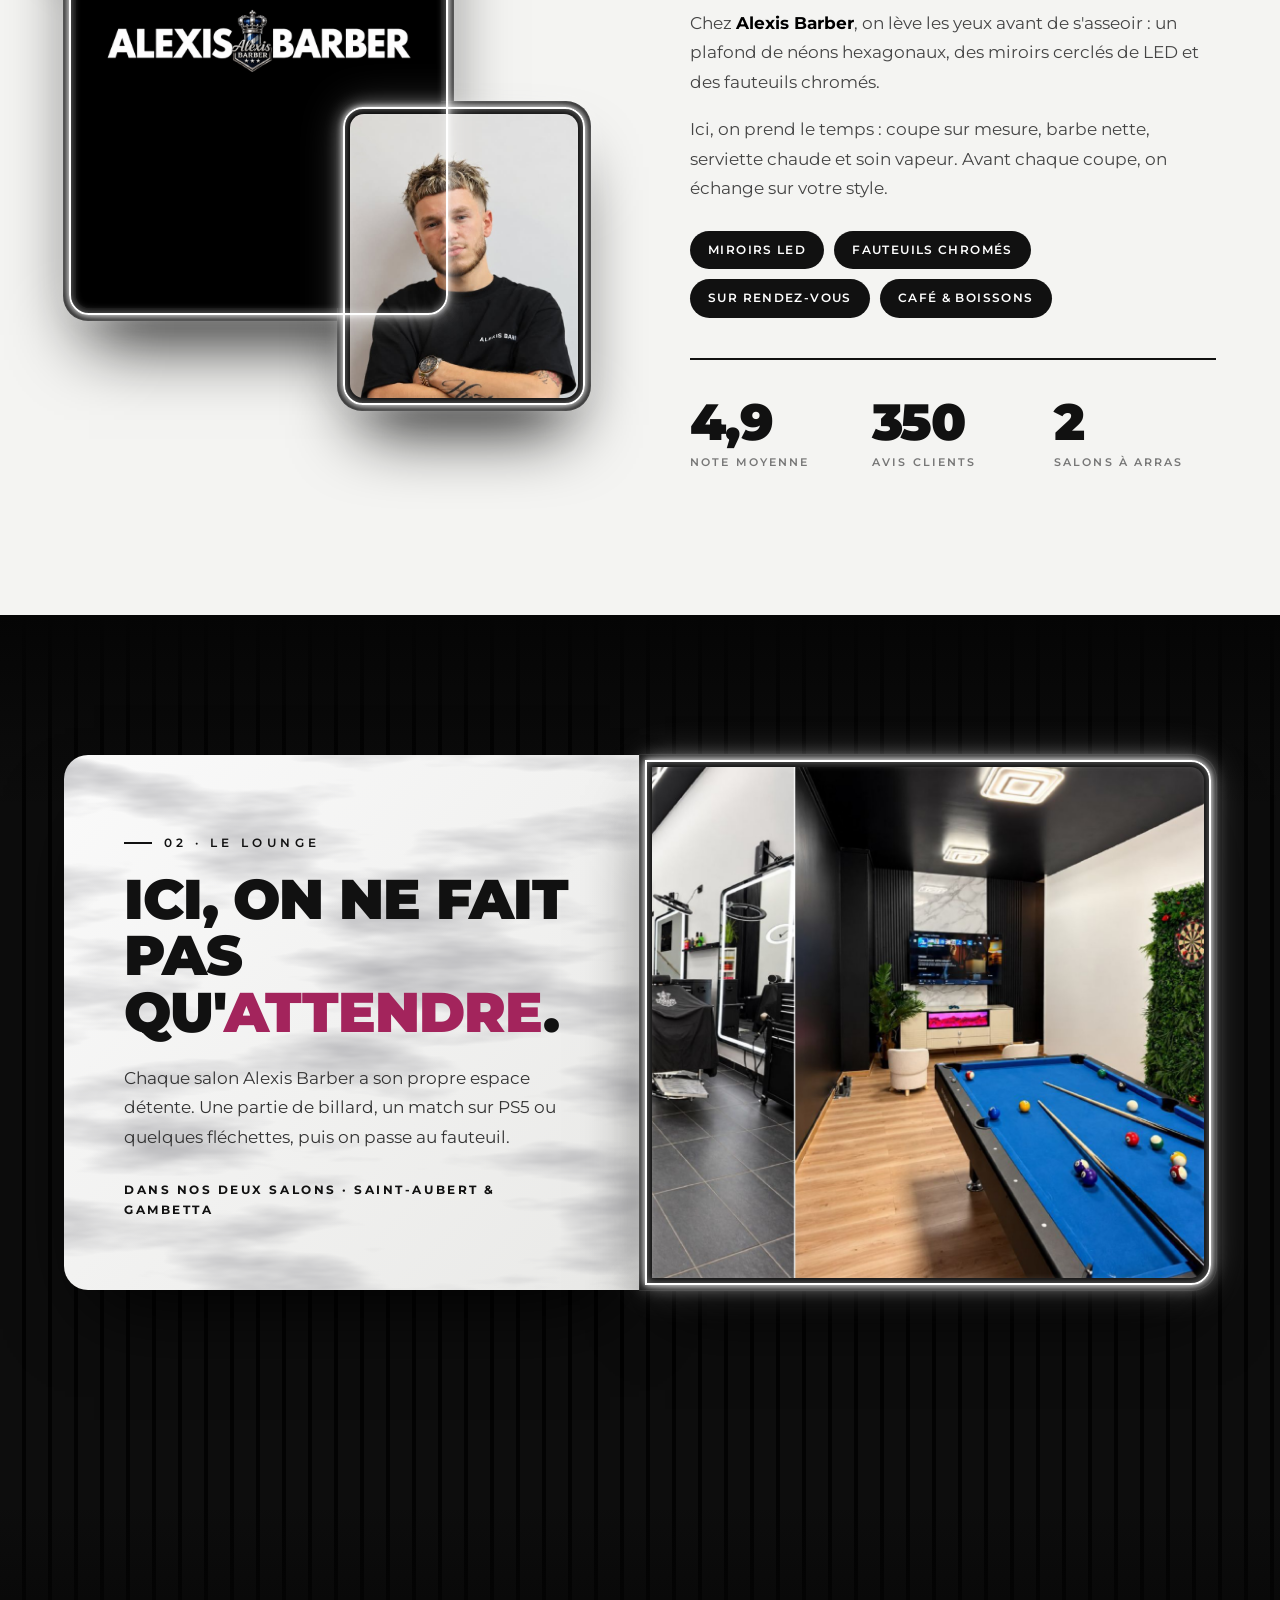
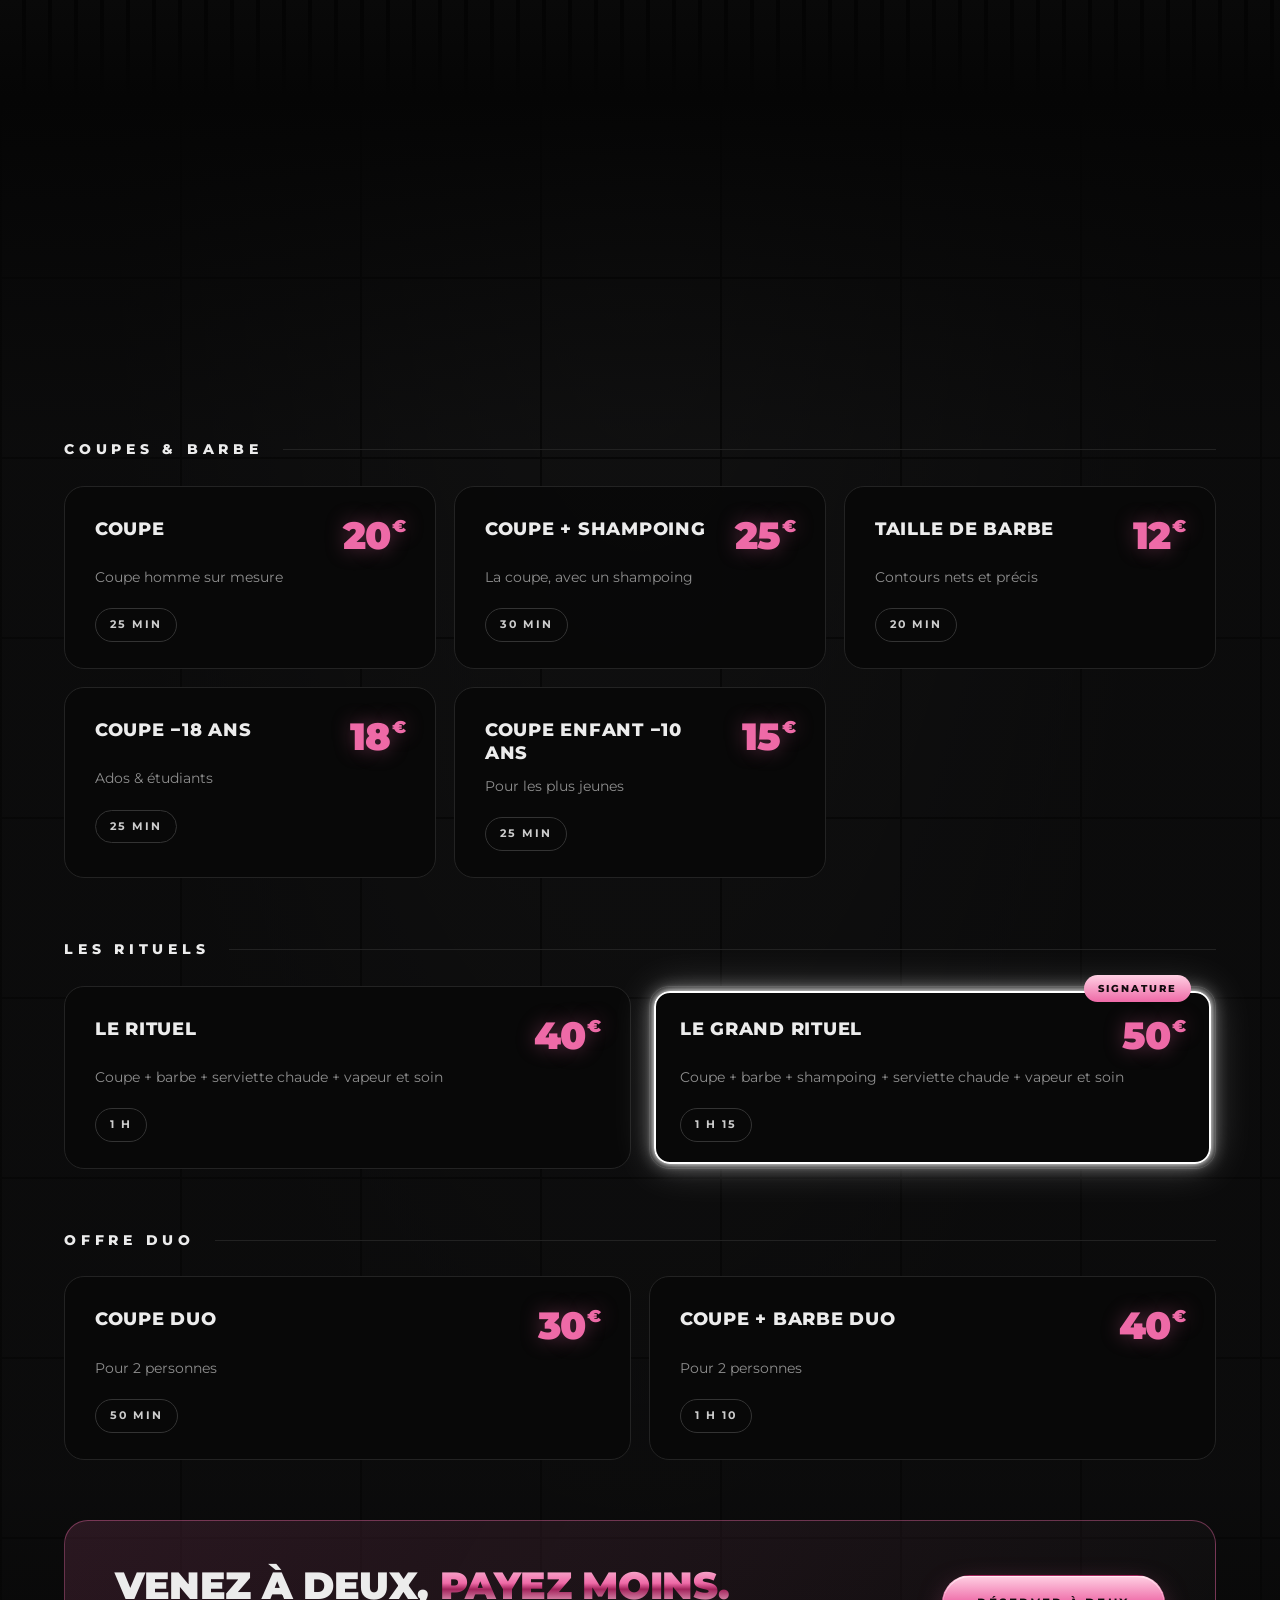
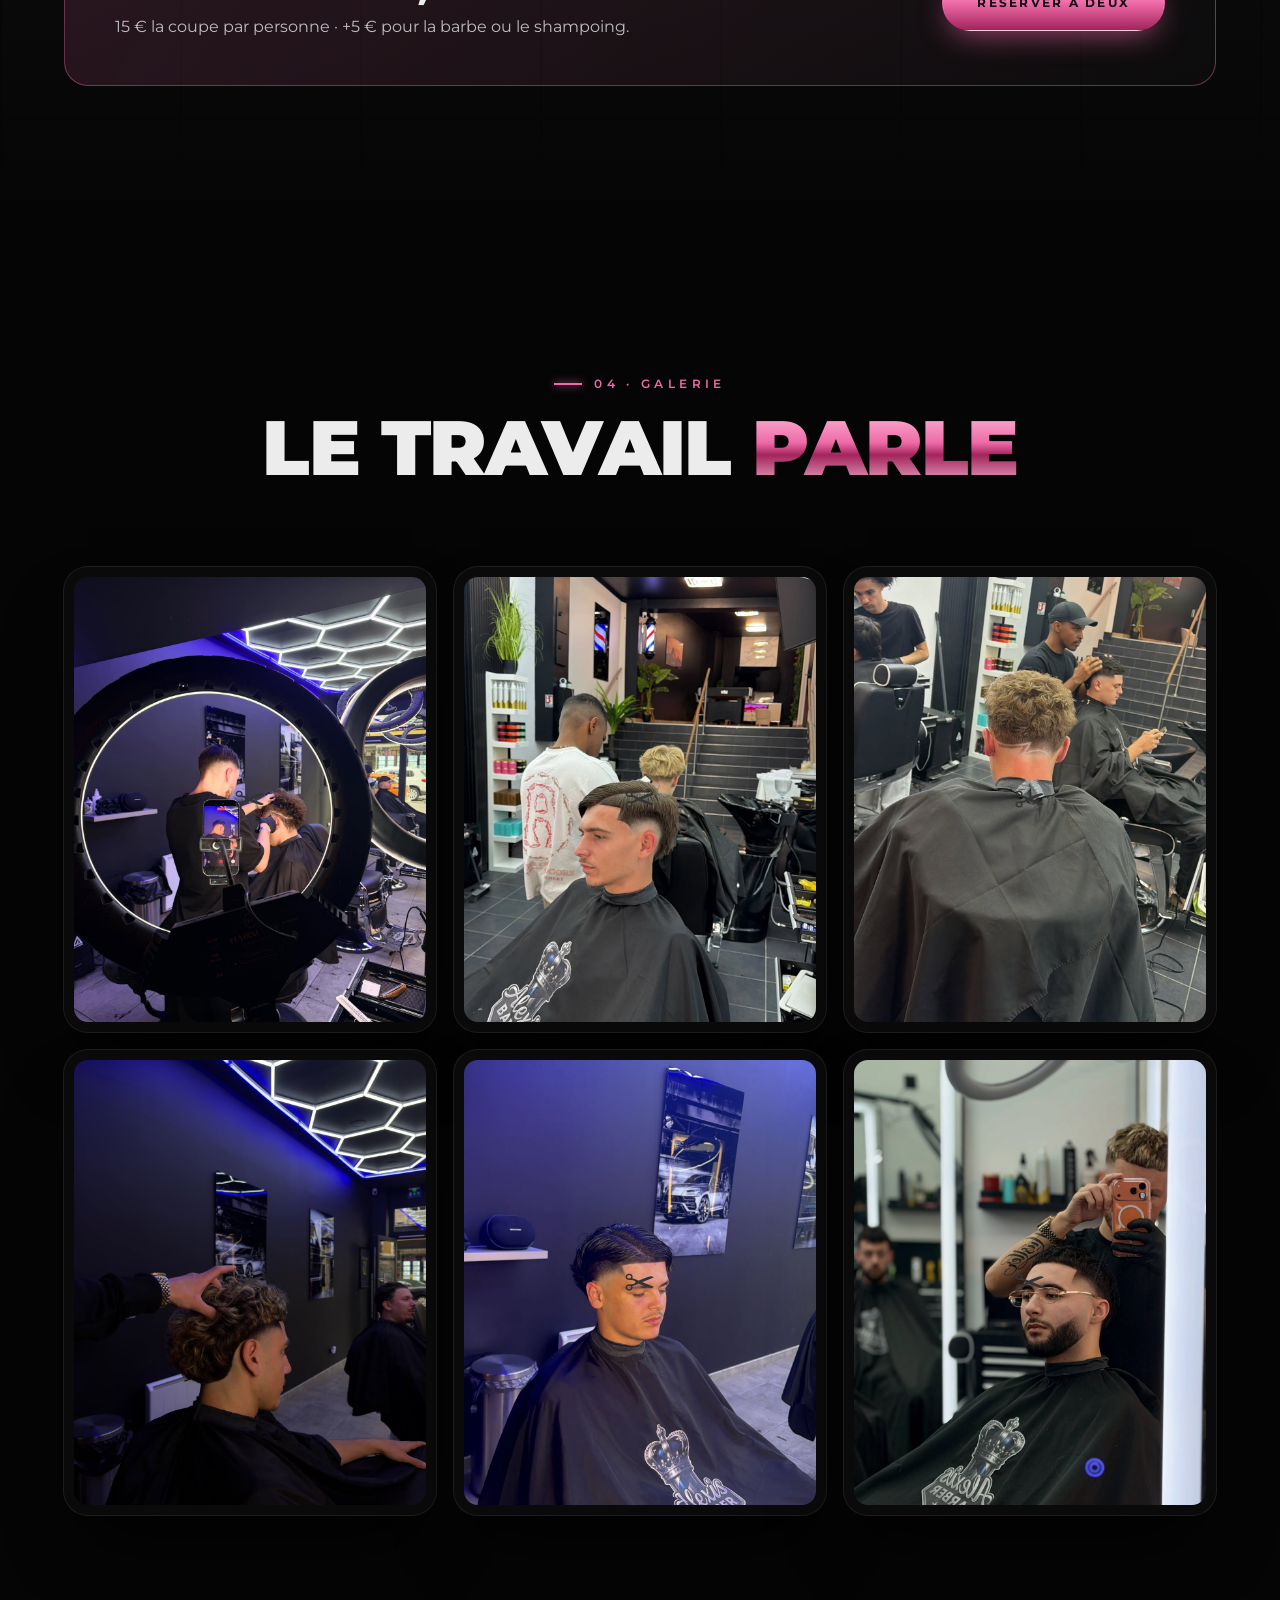
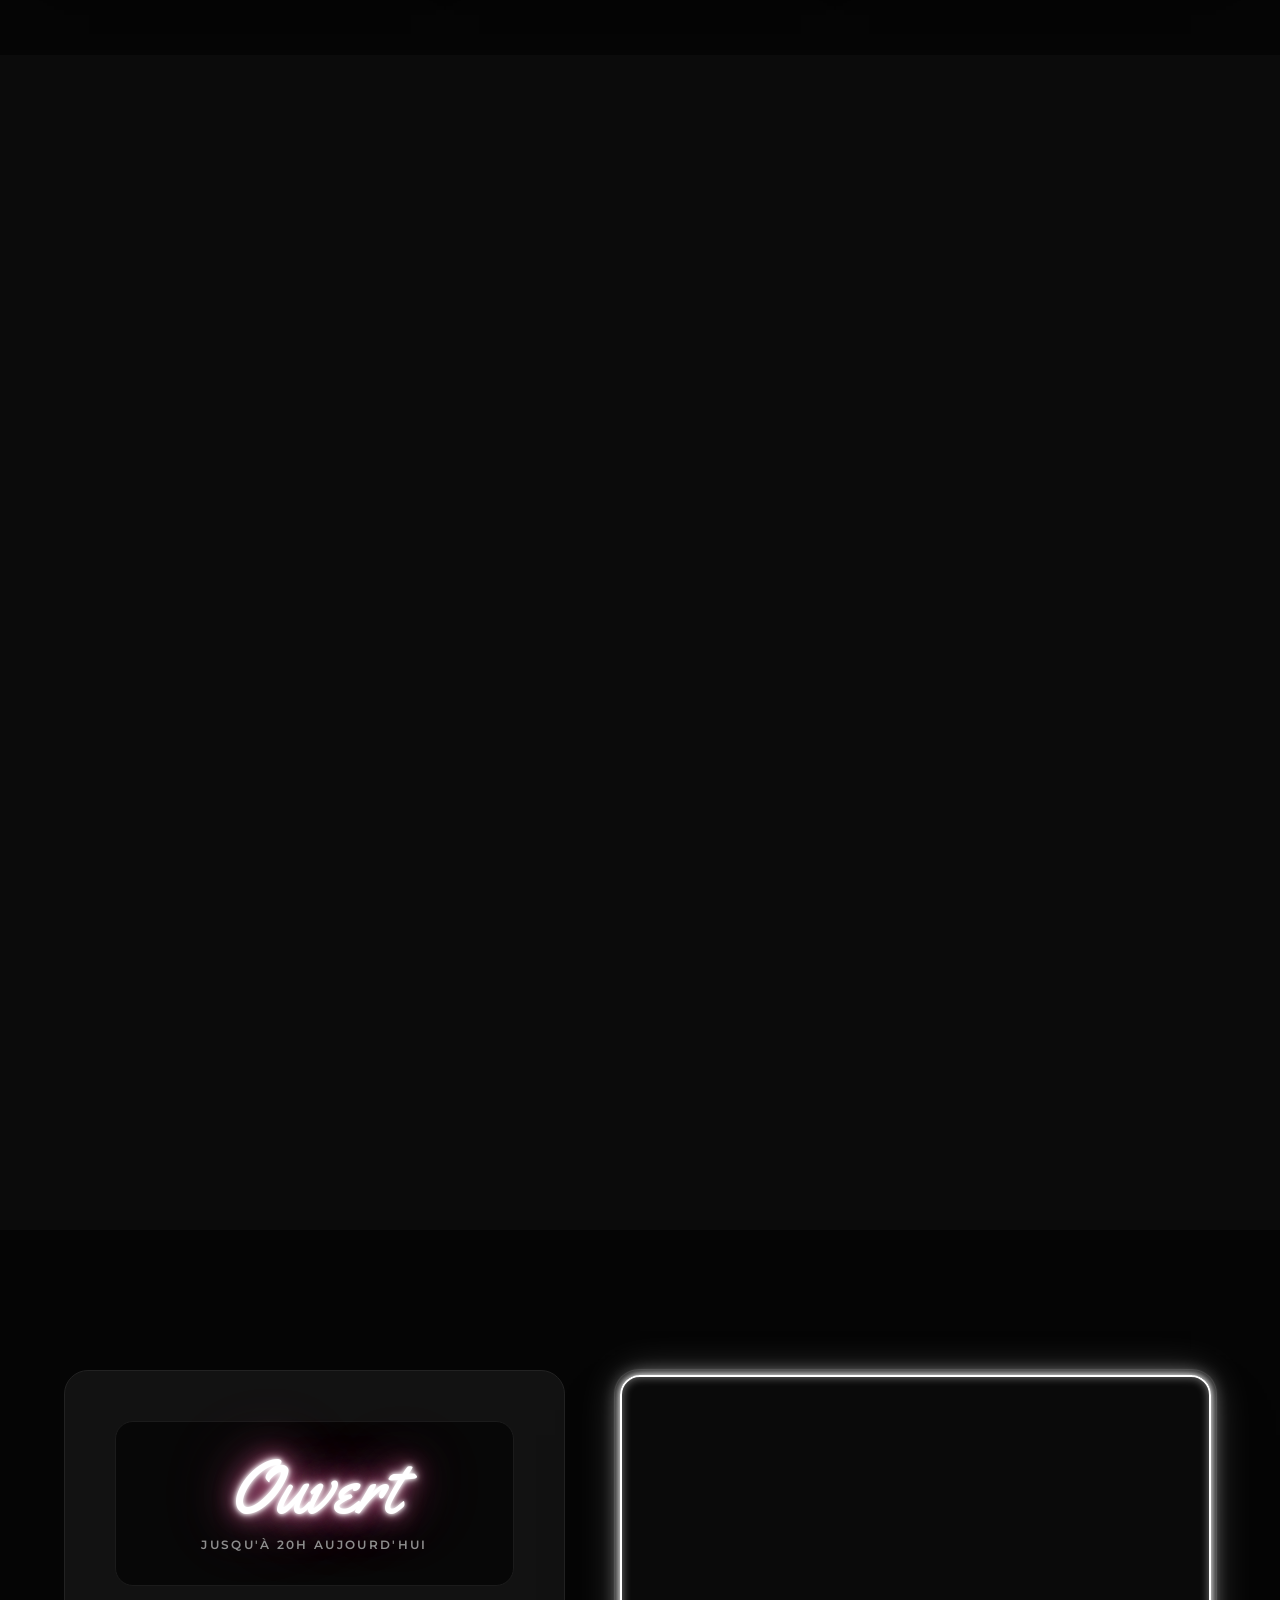
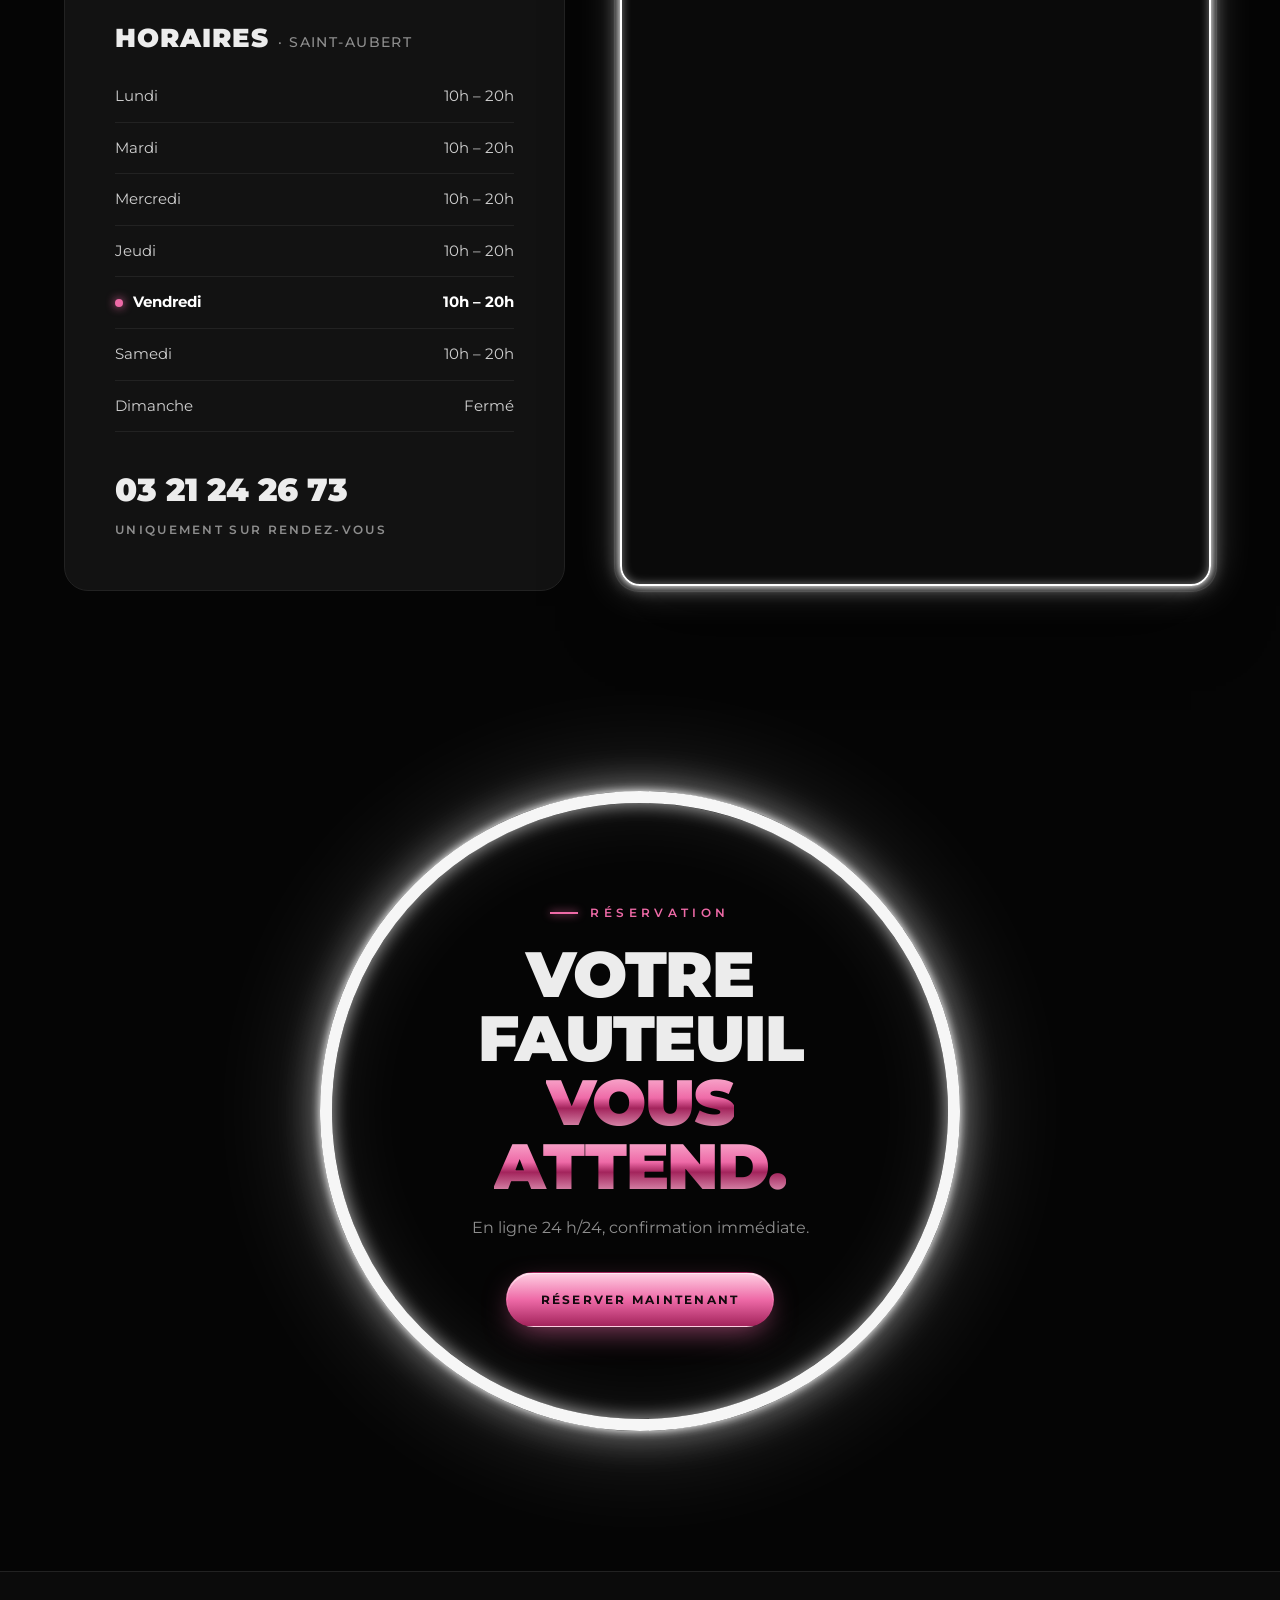
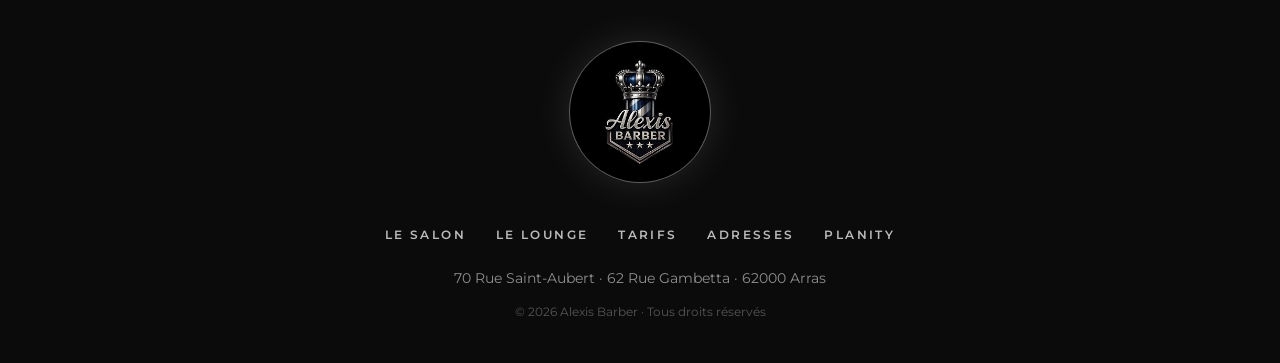
<file: file-4.html>
<!DOCTYPE html>
<html lang="fr" data-theme="rose"><!-- 👉 Après Octobre Rose : data-theme="chrome" -->
<head>
<meta charset="UTF-8">
<meta name="viewport" content="width=device-width, initial-scale=1">
<title>Alexis Barber · Barber Shop & Lounge à Arras</title>
<meta name="description" content="Alexis Barber, deux barber shops à Arras avec lounge : billard, PS5, fléchettes. Coupes homme, barbe, rituels serviette chaude. Réservation en ligne.">
<link rel="icon" href="images/logo.png">
<link rel="preconnect" href="https://fonts.googleapis.com">
<link rel="preconnect" href="https://fonts.gstatic.com" crossorigin>
<link href="https://fonts.googleapis.com/css2?family=Montserrat:wght@300;400;500;600;700;800;900&family=Yellowtail&display=swap" rel="stylesheet">
<link rel="stylesheet" href="style.css">
</head>
<body>

<!-- ============ LOADER : ring light ============ -->
<div id="loader">
  <div class="loader-ring">
    <svg viewBox="0 0 160 160" aria-hidden="true"><circle cx="80" cy="80" r="72"/></svg>
    <div class="loader-logo"><span>Alexis</span><img src="images/logo.png" alt="" onerror="this.remove()"></div>
  </div>
  <p>Barber · Arras</p>
</div>

<!-- ============ NAV ============ -->
<nav class="nav" id="nav">
  <a href="#top" class="brand">
    <span class="brand-img"><span>A</span><img src="images/logo.png" alt="Alexis Barber" onerror="this.remove()"></span>
    <span class="brand-txt"><em>Alexis</em><b>BARBER</b></span>
  </a>
  <ul class="links" id="links">
    <li><a href="#salon">Le Salon</a></li>
    <li><a href="#lounge">Le Lounge</a></li>
    <li><a href="#tarifs">Tarifs</a></li>
    <li><a href="#galerie">Galerie</a></li>
    <li><a href="#adresses">Adresses</a></li>
    <li class="links-cta"><a href="https://www.planity.com/alexis-barber-62000-arras" target="_blank" rel="noopener" class="btn btn-accent">Réserver</a></li>
  </ul>
  <a href="https://www.planity.com/alexis-barber-62000-arras" target="_blank" rel="noopener" class="btn btn-accent nav-cta">Réserver</a>
  <button class="burger" id="burger" aria-label="Menu"><span></span><span></span><span></span></button>
</nav>

<!-- ============ HERO : plafond hexagonal ============ -->
<header class="hero" id="top">
  <canvas id="hex" aria-hidden="true"></canvas>
  <div class="hero-shade" aria-hidden="true"></div>

  <div class="hero-in">
    <p class="rose-only rose-pill"><span>🎀</span> Octobre Rose · le salon se met en rose</p>
    <div class="hero-logo">
      <span class="hero-logo-fallback"><em>Alexis</em><b>BARBER</b></span>
      <img src="images/logo.png" alt="Logo Alexis Barber" onerror="this.remove()">
    </div>
    <h1>
      <span class="chrome-text">Coupe. Barbe.</span>
      <span class="accent-text">Lounge.</span>
    </h1>
    <p class="hero-sub">Deux barber shops au cœur d'Arras.<br>Billard, PS5 et fléchettes en attendant votre tour.</p>
    <div class="cta">
      <a href="https://www.planity.com/alexis-barber-62000-arras" target="_blank" rel="noopener" class="btn btn-accent">Prendre rendez-vous</a>
      <a href="#tarifs" class="btn btn-ghost">Voir les tarifs</a>
    </div>
  </div>

  <div class="hero-rating ring-light">
    <b>4,9</b><span class="stars">★★★★★</span><small>350 avis Planity</small>
  </div>
  <a href="#salon" class="scroll" aria-label="Défiler"><span></span></a>
</header>

<!-- ============ BANDEAU ============ -->
<div class="strip" aria-hidden="true"><div class="strip-track">
  <span>Coupe homme</span><span>Taille de barbe</span><span>Serviette chaude</span><span>Billard</span><span>PS5</span><span>Fléchettes</span><span>Soin vapeur</span><span>Offre duo</span>
  <span>Coupe homme</span><span>Taille de barbe</span><span>Serviette chaude</span><span>Billard</span><span>PS5</span><span>Fléchettes</span><span>Soin vapeur</span><span>Offre duo</span>
</div></div>

<!-- ============ LE SALON ============ -->
<section class="salon" id="salon">
  <div class="wrap salon-grid">
    <div class="salon-visual rv">
      <div class="deco-ring" aria-hidden="true"></div>
      <div class="led led-big"><div class="ph"><img src="images/hero.jpg" alt="Intérieur du salon Alexis Barber" onerror="this.remove()"></div></div>
      <div class="led led-small"><div class="ph"><img src="images/alexis.jpg" alt="Alexis, barbier" onerror="this.remove()"></div></div>
    </div>

    <div class="salon-text">
      <div class="head left rv">
        <span class="tag">01 · Le Salon</span>
        <h2>Noir, blanc,<br><em>lumière.</em></h2>
      </div>
      <p class="rv d1">Chez <strong>Alexis Barber</strong>, on lève les yeux avant de s'asseoir : un plafond de néons hexagonaux, des miroirs cerclés de LED et des fauteuils chromés.</p>
      <p class="rv d1">Ici, on prend le temps : coupe sur mesure, barbe nette, serviette chaude et soin vapeur. Avant chaque coupe, on échange sur votre style.</p>
      <ul class="chips rv d2">
        <li>Miroirs LED</li><li>Fauteuils chromés</li><li>Sur rendez-vous</li><li>Café & boissons</li>
      </ul>
      <div class="stats rv d3">
        <div><b data-count="4.9" data-dec="1">0</b><small>Note moyenne</small></div>
        <div><b data-count="350">0</b><small>Avis clients</small></div>
        <div><b data-count="2">0</b><small>Salons à Arras</small></div>
      </div>
    </div>
  </div>
</section>

<!-- ============ LE LOUNGE ============ -->
<section class="lounge" id="lounge">
  <div class="wrap lounge-grid">
    <div class="marble rv">
      <span class="tag tag-dark">02 · Le Lounge</span>
      <h2>Ici, on ne fait pas<br>qu'<em>attendre</em>.</h2>
      <p>Chaque salon Alexis Barber a son propre espace détente. Une partie de billard, un match sur PS5 ou quelques fléchettes, puis on passe au fauteuil.</p>
      <p class="marble-note">Dans nos deux salons · Saint-Aubert &amp; Gambetta</p>
    </div>
    <div class="led lounge-img rv d1">
      <div class="ph"><img src="images/salon-2.jpg" alt="L'espace lounge avec billard" style="object-position:100% 50%" onerror="this.remove()"></div>
    </div>
  </div>

  <div class="wrap amen">
    <div class="am rv">
      <svg viewBox="0 0 48 48"><circle cx="24" cy="24" r="17"/><circle cx="24" cy="24" r="7"/><text x="24" y="28" text-anchor="middle">8</text></svg>
      <h3>Billard</h3><p>Une partie entre potes avant la coupe.</p>
    </div>
    <div class="am rv d1">
      <svg viewBox="0 0 48 48"><path d="M14 17h20a8 8 0 0 1 8 8v5a5 5 0 0 1-9 3l-3-4H18l-3 4a5 5 0 0 1-9-3v-5a8 8 0 0 1 8-8z"/><path d="M15 22v6M12 25h6"/><circle cx="32" cy="23" r="1.4"/><circle cx="35" cy="27" r="1.4"/></svg>
      <h3>PS5</h3><p>Sur grand écran.</p>
    </div>
    <div class="am rv d2">
      <svg viewBox="0 0 48 48"><circle cx="24" cy="24" r="17"/><circle cx="24" cy="24" r="11"/><circle cx="24" cy="24" r="5"/><path d="M24 24l14-14M34 10h4v4"/></svg>
      <h3>Fléchettes</h3><p>Sur le mur végétal.</p>
    </div>
    <div class="am rv d3">
      <svg viewBox="0 0 48 48"><path d="M24 40c-7 0-11-5-11-10 0-7 7-9 7-17 4 3 5 6 5 9 2-2 3-4 3-6 4 4 7 8 7 14 0 5-4 10-11 10z"/></svg>
      <h3>Cheminée</h3><p>Fauteuils bouclés, ambiance cosy.</p>
    </div>
    <div class="am rv d3">
      <svg viewBox="0 0 48 48"><path d="M10 18h24v12a10 10 0 0 1-10 10h-4a10 10 0 0 1-10-10z"/><path d="M34 21h3a5 5 0 0 1 0 10h-3"/><path d="M17 6c-2 3 2 5 0 8M23 6c-2 3 2 5 0 8M29 6c-2 3 2 5 0 8"/></svg>
      <h3>Café</h3><p>Une boisson à l'accueil.</p>
    </div>
  </div>
</section>

<!-- ============ TARIFS ============ -->
<section class="tarifs" id="tarifs">
  <div class="wrap">
    <div class="head rv">
      <span class="tag">03 · La Carte</span>
      <h2>Prestations &amp; <em>tarifs</em></h2>
    </div>

    <div class="pgroup rv">
      <h3 class="pg-title">Coupes &amp; barbe</h3>
      <div class="cards">
        <article class="card"><div class="c-top"><h4>Coupe</h4><span class="c-price">20<sup>€</sup></span></div><p>Coupe homme sur mesure</p><span class="c-dur">25 min</span></article>
        <article class="card"><div class="c-top"><h4>Coupe + Shampoing</h4><span class="c-price">25<sup>€</sup></span></div><p>La coupe, avec un shampoing</p><span class="c-dur">30 min</span></article>
        <article class="card"><div class="c-top"><h4>Taille de barbe</h4><span class="c-price">12<sup>€</sup></span></div><p>Contours nets et précis</p><span class="c-dur">20 min</span></article>
        <article class="card"><div class="c-top"><h4>Coupe −18 ans</h4><span class="c-price">18<sup>€</sup></span></div><p>Ados &amp; étudiants</p><span class="c-dur">25 min</span></article>
        <article class="card"><div class="c-top"><h4>Coupe enfant −10 ans</h4><span class="c-price">15<sup>€</sup></span></div><p>Pour les plus jeunes</p><span class="c-dur">25 min</span></article>
      </div>
    </div>

    <div class="pgroup rv">
      <h3 class="pg-title">Les rituels</h3>
      <div class="cards cards-2">
        <article class="card"><div class="c-top"><h4>Le Rituel</h4><span class="c-price">40<sup>€</sup></span></div><p>Coupe + barbe + serviette chaude + vapeur et soin</p><span class="c-dur">1 h</span></article>
        <article class="card card-star"><span class="badge">Signature</span><div class="c-top"><h4>Le Grand Rituel</h4><span class="c-price">50<sup>€</sup></span></div><p>Coupe + barbe + shampoing + serviette chaude + vapeur et soin</p><span class="c-dur">1 h 15</span></article>
      </div>
    </div>

    <div class="pgroup rv">
      <h3 class="pg-title">Offre duo</h3>
      <div class="cards cards-2">
        <article class="card"><div class="c-top"><h4>Coupe duo</h4><span class="c-price">30<sup>€</sup></span></div><p>Pour 2 personnes</p><span class="c-dur">50 min</span></article>
        <article class="card"><div class="c-top"><h4>Coupe + barbe duo</h4><span class="c-price">40<sup>€</sup></span></div><p>Pour 2 personnes</p><span class="c-dur">1 h 10</span></article>
      </div>
    </div>

    <div class="duo rv">
      <div>
        <h3>Venez à deux, <em>payez moins.</em></h3>
        <p>15 € la coupe par personne · +5 € pour la barbe ou le shampoing.</p>
      </div>
      <a href="https://www.planity.com/alexis-barber-62000-arras" target="_blank" rel="noopener" class="btn btn-accent">Réserver à deux</a>
    </div>
  </div>
</section>

<!-- ============ GALERIE ============ -->
<section class="galerie" id="galerie">
  <div class="wrap">
    <div class="head rv">
      <span class="tag">04 · Galerie</span>
      <h2>Le travail <em>parle</em></h2>
    </div>
    <div class="grid">
      <figure class="led g tall rv"><div class="ph"><img src="images/coupe-1.jpg" alt="Réalisation Alexis Barber" onerror="this.remove()"></div></figure>
      <figure class="led g wide rv d1"><div class="ph"><img src="images/coupe-2.jpg" alt="Réalisation Alexis Barber" onerror="this.remove()"></div></figure>
      <figure class="led g rv d1"><div class="ph"><img src="images/coupe-3.jpg" alt="Réalisation Alexis Barber" onerror="this.remove()"></div></figure>
      <figure class="led g rv d2"><div class="ph"><img src="images/coupe-4.jpg" alt="Réalisation Alexis Barber" onerror="this.remove()"></div></figure>
      <figure class="led g wide rv"><div class="ph"><img src="images/coupe-5.jpg" alt="Réalisation Alexis Barber" onerror="this.remove()"></div></figure>
      <figure class="led g rv d1"><div class="ph"><img src="images/coupe-6.jpg" alt="Réalisation Alexis Barber" onerror="this.remove()"></div></figure>
    </div>
  </div>
</section>

<div id="lightbox" aria-hidden="true">
  <button class="lb-close" aria-label="Fermer">✕</button>
  <button class="lb-prev" aria-label="Précédent">←</button>
  <div class="lb-led"><img alt=""></div>
  <button class="lb-next" aria-label="Suivant">→</button>
</div>

<!-- ============ ADRESSES ============ -->
<section class="adresses" id="adresses">
  <div class="wrap">
    <div class="head rv">
      <span class="tag">05 · Nos adresses</span>
      <h2>Deux salons, <em>un style</em></h2>
    </div>
    <div class="shops">
      <article class="shop rv">
        <div class="led"><div class="ph"><img src="images/salon-1.jpg" alt="Alexis Barber, rue Saint-Aubert" onerror="this.remove()"></div></div>
        <div class="shop-body">
          <span class="shop-num">I</span>
          <h3>Saint-Aubert</h3>
          <p class="addr">70 Rue Saint-Aubert, 62000 Arras</p>
          <ul><li><b>★ 4,9</b> · 350 avis</li><li><a href="tel:+33321242673">03 21 24 26 73</a></li><li>Lounge : billard · PS5 · fléchettes</li></ul>
          <a href="https://www.planity.com/alexis-barber-62000-arras" target="_blank" rel="noopener" class="btn btn-ghost">Réserver ici</a>
        </div>
      </article>
      <article class="shop rv d1">
        <div class="led"><div class="ph"><img src="images/salon-2.jpg" alt="Alexis Barber 2, rue Gambetta" style="object-position:0% 50%" onerror="this.remove()"></div></div>
        <div class="shop-body">
          <span class="shop-num">II</span>
          <h3>Gambetta</h3>
          <p class="addr">62 Rue Gambetta, 62000 Arras</p>
          <ul><li><b>★ 5,0</b> · 23 avis</li><li>Même équipe, même exigence</li><li>Lounge : billard · PS5 · fléchettes</li></ul>
          <a href="https://www.planity.com/alexis-barber-2-62000-arras" target="_blank" rel="noopener" class="btn btn-ghost">Réserver ici</a>
        </div>
      </article>
    </div>
  </div>
</section>

<!-- ============ HORAIRES ============ -->
<section class="infos" id="infos">
  <div class="wrap infos-grid">
    <div class="hours rv">
      <div class="neon-box">
        <span class="neon" id="neon">…</span>
        <small id="neonSub"></small>
      </div>
      <h2>Horaires <span>· Saint-Aubert</span></h2>
      <ul id="hours"></ul>
      <div class="contact">
        <a class="tel" href="tel:+33321242673">03 21 24 26 73</a>
        <span>Uniquement sur rendez-vous</span>
      </div>
    </div>
    <div class="led map rv d1">
      <iframe loading="lazy" title="Plan d'accès Alexis Barber" src="https://maps.google.com/maps?q=70%20Rue%20Saint-Aubert%2C%2062000%20Arras&z=16&output=embed"></iframe>
    </div>
  </div>
</section>

<!-- ============ CTA FINAL ============ -->
<section class="final">
  <div class="bigring rv">
    <div class="bigring-in">
      <span class="tag">Réservation</span>
      <h2>Votre fauteuil<br><em>vous attend.</em></h2>
      <p>En ligne 24 h/24, confirmation immédiate.</p>
      <a href="https://www.planity.com/alexis-barber-62000-arras" target="_blank" rel="noopener" class="btn btn-accent">Réserver maintenant</a>
    </div>
  </div>
</section>

<footer>
  <div class="foot">
    <a href="#top" class="foot-logo"><span>Alexis</span><img src="images/logo.png" alt="Alexis Barber" onerror="this.remove()"></a>
    <nav class="foot-links">
      <a href="#salon">Le Salon</a><a href="#lounge">Le Lounge</a><a href="#tarifs">Tarifs</a><a href="#adresses">Adresses</a>
      <a href="https://www.planity.com/alexis-barber-62000-arras" target="_blank" rel="noopener">Planity</a>
    </nav>
    <p class="foot-addr">70 Rue Saint-Aubert · 62 Rue Gambetta · 62000 Arras</p>
    <p class="copy">© <span id="y"></span> Alexis Barber · Tous droits réservés</p>
  </div>
</footer>

<a href="https://www.planity.com/alexis-barber-62000-arras" target="_blank" rel="noopener" class="fab" id="fab" aria-label="Réserver">✂</a>

<script src="script.js"></script>
</body>
</html>
</file>
<file: style.css>
/* ==========================================================
   ALEXIS BARBER : noir, blanc, chrome + couleur du logo
   👉 Les couleurs du thème sont dans les deux blocs data-theme
   ========================================================== */
:root{
  --bg:#050505; --bg-2:#0b0b0b; --bg-3:#121212; --line:#222;
  --text:#ececec; --muted:#8e8e8e;
  --f-sans:'Montserrat',sans-serif; --f-script:'Yellowtail',cursive;
  --ease:cubic-bezier(.22,1,.36,1); --nav-h:82px;
  --led:0 0 6px rgba(255,255,255,.9),0 0 18px rgba(255,255,255,.55),0 0 42px rgba(255,255,255,.25);
}
/* Octobre Rose */
html[data-theme="rose"]{--accent:#ee6aa7;--accent-2:#ffd0e3;--accent-3:#a3245c;--accent-rgb:238,106,167}
/* Thème argent (après Octobre Rose) */
html[data-theme="chrome"]{--accent:#cfcfcf;--accent-2:#ffffff;--accent-3:#6b6b6b;--accent-rgb:255,255,255}
html[data-theme="chrome"] .rose-only{display:none!important}

*{margin:0;padding:0;box-sizing:border-box}
html{scroll-behavior:smooth;scroll-padding-top:var(--nav-h)}
body{background:var(--bg);color:var(--text);font-family:var(--f-sans);font-weight:400;font-size:1rem;line-height:1.75;overflow-x:hidden}
img{display:block;max-width:100%}
a{color:inherit;text-decoration:none}
::selection{background:var(--accent);color:#000}
section{padding:140px 5vw;position:relative}
.wrap{max-width:1260px;margin:0 auto;position:relative;z-index:2}

/* ---------- Textes métal ---------- */
.chrome-text{background:linear-gradient(180deg,#fff 0%,#f0f0f0 38%,#8a8a8a 50%,#f4f4f4 64%,#b5b5b5 100%);-webkit-background-clip:text;background-clip:text;color:transparent}
.accent-text,.head h2 em,.salon-text h2 em,.bigring h2 em,.duo h3 em{font-style:normal;background:linear-gradient(180deg,var(--accent-2) 0%,var(--accent) 45%,var(--accent-3) 58%,var(--accent-2) 100%);-webkit-background-clip:text;background-clip:text;color:transparent}

/* ---------- Placeholder photo ---------- */
.ph{position:relative;overflow:hidden;width:100%;height:100%;background:repeating-linear-gradient(135deg,#101010 0 18px,#141414 18px 36px)}
.ph::before{content:"✂";position:absolute;inset:0;display:grid;place-items:center;font-size:2.4rem;color:#333}
.ph img{position:relative;z-index:1;width:100%;height:100%;object-fit:cover;transition:transform 1.2s var(--ease)}

/* ---------- Miroir LED (comme au salon) ---------- */
.led{position:relative;border-radius:24px;padding:12px;background:#0a0a0a;box-shadow:0 0 0 1px #1d1d1d,0 40px 70px -25px #000}
.led::before{content:"";position:absolute;inset:5px;border-radius:20px;border:2px solid #fff;box-shadow:var(--led),inset 0 0 10px rgba(255,255,255,.45);pointer-events:none;z-index:3;opacity:0}
.led .ph{border-radius:14px}
.led.in::before,.led:not(.rv)::before{animation:ledOn 1.4s .2s forwards}
@keyframes ledOn{0%{opacity:0}8%{opacity:1}14%{opacity:.15}22%{opacity:1}28%{opacity:.35}36%,100%{opacity:1}}

/* ---------- Ring light ---------- */
.ring-light{border-radius:50%;border:7px solid #f7f7f7;box-shadow:var(--led),inset 0 0 14px rgba(255,255,255,.6),inset 0 0 40px rgba(255,255,255,.12)}

/* ---------- Boutons ---------- */
.btn{display:inline-flex;align-items:center;justify-content:center;gap:10px;padding:16px 34px;border-radius:999px;font-family:var(--f-sans);font-weight:700;font-size:.78rem;letter-spacing:.18em;text-transform:uppercase;cursor:pointer;transition:all .4s var(--ease);border:1px solid transparent;white-space:nowrap}
.btn-accent{color:#120a0e;background:linear-gradient(180deg,var(--accent-2),var(--accent) 50%,var(--accent-3));box-shadow:0 10px 30px -8px rgba(var(--accent-rgb),.65),inset 0 1px 0 rgba(255,255,255,.6)}
.btn-accent:hover{transform:translateY(-2px);box-shadow:0 16px 40px -8px rgba(var(--accent-rgb),.85),inset 0 1px 0 rgba(255,255,255,.6);filter:brightness(1.08)}
.btn-ghost{color:#fff;border-color:rgba(255,255,255,.35)}
.btn-ghost:hover{border-color:#fff;box-shadow:var(--led)}

/* ---------- Titres de section ---------- */
.head{text-align:center;margin-bottom:80px}
.head.left{text-align:left;margin-bottom:30px}
.tag{display:inline-flex;align-items:center;gap:12px;font-size:.72rem;font-weight:600;letter-spacing:.38em;text-transform:uppercase;color:var(--accent)}
.tag::before{content:"";width:28px;height:2px;background:currentColor;box-shadow:0 0 8px currentColor}
.tag-dark{color:#111}
.tag-dark::before{box-shadow:none}
.head h2,.salon-text h2{font-weight:900;font-size:clamp(2.6rem,6vw,5rem);line-height:1;letter-spacing:-.02em;text-transform:uppercase;margin-top:16px}

/* ---------- Reveal ---------- */
.rv{opacity:0;transform:translateY(50px);transition:opacity 1.1s var(--ease),transform 1.1s var(--ease)}
.rv.in{opacity:1;transform:none}
.d1{transition-delay:.1s}.d2{transition-delay:.2s}.d3{transition-delay:.3s}

/* ---------- Loader ---------- */
#loader{position:fixed;inset:0;z-index:10000;background:var(--bg);display:flex;flex-direction:column;align-items:center;justify-content:center;gap:26px;transition:opacity .8s var(--ease),visibility .8s;animation:hideL .5s 4s forwards}
body.loaded #loader{opacity:0;visibility:hidden}
@keyframes hideL{to{opacity:0;visibility:hidden}}
.loader-ring{position:relative;width:170px;height:170px}
.loader-ring svg{position:absolute;inset:0;transform:rotate(-90deg);overflow:visible}
.loader-ring circle{fill:none;stroke:#fff;stroke-width:6;stroke-linecap:round;stroke-dasharray:453;stroke-dashoffset:453;filter:drop-shadow(0 0 6px #fff) drop-shadow(0 0 16px rgba(255,255,255,.6));animation:draw 1.3s var(--ease) .2s forwards}
@keyframes draw{to{stroke-dashoffset:0}}
.loader-logo{position:absolute;inset:16px;border-radius:50%;overflow:hidden;display:grid;place-items:center;opacity:0;animation:fadeIn .8s 1s forwards}
.loader-logo span{font-family:var(--f-script);font-size:2.6rem;color:var(--accent)}
.loader-logo img{position:absolute;inset:0;width:100%;height:100%;object-fit:cover;transform:scale(1.08)}
#loader p{font-size:.7rem;letter-spacing:.6em;text-transform:uppercase;color:var(--muted);opacity:0;animation:fadeIn .8s 1.2s forwards}
@keyframes fadeIn{to{opacity:1}}

/* ---------- Nav ---------- */
.nav{position:fixed;top:0;left:0;right:0;height:var(--nav-h);z-index:100;display:flex;align-items:center;justify-content:space-between;padding:0 4vw;transition:background .4s,border-color .4s;border-bottom:1px solid transparent}
.nav.scrolled{background:rgba(5,5,5,.82);backdrop-filter:blur(16px);-webkit-backdrop-filter:blur(16px);border-color:var(--line)}
.brand{display:flex;align-items:center;gap:14px}
.brand-img{position:relative;width:50px;height:50px;border-radius:50%;overflow:hidden;background:#000;display:grid;place-items:center;box-shadow:0 0 0 1px rgba(var(--accent-rgb),.5),0 0 18px rgba(var(--accent-rgb),.35)}
.brand-img span{font-family:var(--f-script);font-size:1.6rem;color:var(--accent)}
.brand-img img{position:absolute;inset:0;width:100%;height:100%;object-fit:cover;transform:scale(1.1)}
.brand-txt{display:flex;flex-direction:column;line-height:1}
.brand-txt em{font-family:var(--f-script);font-style:normal;font-size:1.7rem;color:var(--accent)}
.brand-txt b{font-weight:800;font-size:.7rem;letter-spacing:.42em}
.links{display:flex;align-items:center;gap:34px;list-style:none}
.links a:not(.btn){font-size:.74rem;font-weight:600;letter-spacing:.2em;text-transform:uppercase;color:#cfcfcf;transition:color .3s,text-shadow .3s}
.links a:not(.btn):hover{color:#fff;text-shadow:0 0 12px rgba(255,255,255,.8)}
.links-cta{display:none}
.nav-cta{padding:13px 26px}
.burger{display:none;width:30px;height:18px;position:relative;background:none;border:0;cursor:pointer;z-index:102}
.burger span{position:absolute;left:0;width:100%;height:2px;background:#fff;transition:.4s var(--ease)}
.burger span:nth-child(1){top:0}.burger span:nth-child(2){top:8px}.burger span:nth-child(3){top:16px}
.burger.open span:nth-child(1){top:8px;transform:rotate(45deg)}
.burger.open span:nth-child(2){opacity:0}
.burger.open span:nth-child(3){top:8px;transform:rotate(-45deg)}

/* ---------- Hero ---------- */
.hero{position:relative;min-height:100vh;min-height:100svh;display:flex;align-items:center;justify-content:center;text-align:center;padding:calc(var(--nav-h) + 40px) 5vw 110px;overflow:hidden}
#hex{position:absolute;inset:0;width:100%;height:100%}
.hero-shade{position:absolute;inset:0;pointer-events:none;
  background:
    radial-gradient(ellipse 42% 48% at 50% 52%,rgba(5,5,5,.93) 0%,rgba(5,5,5,.7) 55%,rgba(5,5,5,0) 100%),
    linear-gradient(180deg,rgba(5,5,5,.35) 0%,transparent 25%,transparent 70%,var(--bg) 100%)}
.hero-in{position:relative;z-index:3;max-width:900px}
.rose-pill{display:inline-flex;align-items:center;gap:10px;padding:8px 18px;border-radius:999px;border:1px solid rgba(var(--accent-rgb),.45);background:rgba(var(--accent-rgb),.08);font-size:.72rem;font-weight:600;letter-spacing:.15em;text-transform:uppercase;color:var(--accent-2);margin-bottom:26px;opacity:0;animation:fadeIn 1s 1.4s forwards}
.hero-logo{position:relative;width:min(300px,62vw);aspect-ratio:1;margin:0 auto;display:grid;place-items:center;
  -webkit-mask-image:radial-gradient(circle,#000 62%,transparent 70.5%);mask-image:radial-gradient(circle,#000 62%,transparent 70.5%);
  filter:drop-shadow(0 0 50px rgba(var(--accent-rgb),.35));opacity:0;transform:scale(.85);animation:pop 1.4s var(--ease) 1.1s forwards}
.hero-logo img{position:absolute;inset:0;width:100%;height:100%;object-fit:cover;transform:scale(1.07)}
.hero-logo-fallback{display:flex;flex-direction:column;line-height:1}
.hero-logo-fallback em{font-family:var(--f-script);font-style:normal;font-size:5rem;color:var(--accent)}
.hero-logo-fallback b{font-weight:900;letter-spacing:.3em;font-size:1.6rem}
@keyframes pop{to{opacity:1;transform:none}}
.hero h1{font-weight:900;font-size:clamp(2.4rem,6.6vw,5.4rem);line-height:1;letter-spacing:-.02em;text-transform:uppercase;margin:18px 0 22px}
.hero h1 span{display:inline-block;opacity:0;transform:translateY(30px);animation:rise 1.1s var(--ease) forwards}
.hero h1 span:first-child{animation-delay:1.35s}
.hero h1 span:last-child{animation-delay:1.5s;filter:drop-shadow(0 0 22px rgba(var(--accent-rgb),.4))}
@keyframes rise{to{opacity:1;transform:none}}
.hero-sub{color:#bdbdbd;font-size:1.05rem;margin-bottom:38px;opacity:0;animation:fadeIn 1s 1.7s forwards}
.cta{display:flex;gap:16px;justify-content:center;flex-wrap:wrap;opacity:0;animation:fadeIn 1s 1.9s forwards}
.hero-rating{position:absolute;z-index:3;right:5vw;bottom:70px;width:140px;height:140px;display:flex;flex-direction:column;align-items:center;justify-content:center;background:rgba(5,5,5,.75);opacity:0;animation:fadeIn 1s 2.2s forwards}
.hero-rating b{font-size:2.3rem;font-weight:900;line-height:1}
.hero-rating .stars{color:var(--accent);font-size:.7rem;letter-spacing:.15em}
.hero-rating small{font-size:.58rem;letter-spacing:.14em;text-transform:uppercase;color:var(--muted)}
.scroll{position:absolute;z-index:3;left:50%;bottom:30px;transform:translateX(-50%);width:26px;height:42px;border:2px solid rgba(255,255,255,.5);border-radius:14px}
.scroll span{position:absolute;left:50%;top:8px;width:3px;height:8px;border-radius:2px;background:#fff;transform:translateX(-50%);animation:wheel 1.8s infinite}
@keyframes wheel{0%{opacity:0;top:6px}30%{opacity:1}100%{opacity:0;top:22px}}

/* ---------- Bandeau ---------- */
.strip{border-block:1px solid var(--line);background:var(--bg-2);padding:20px 0;overflow:hidden;white-space:nowrap}
.strip-track{display:inline-flex;animation:mq 40s linear infinite}
.strip span{font-weight:900;font-size:1.6rem;text-transform:uppercase;letter-spacing:.04em;padding:0 26px;display:inline-flex;align-items:center;gap:52px}
.strip span::after{content:"★";color:var(--accent);font-size:.9rem;text-shadow:0 0 10px rgba(var(--accent-rgb),.8)}
.strip span:nth-child(even){color:transparent;-webkit-text-stroke:1px rgba(255,255,255,.7)}
@keyframes mq{to{transform:translateX(-50%)}}

/* ---------- Le Salon ---------- */
.salon{background:#f4f4f2;color:#111}
.salon .tag{color:var(--accent-3)}
.salon-text p{color:#444;margin-bottom:18px;font-size:1.05rem}
.salon-text strong{color:#000}
.salon-grid{display:grid;grid-template-columns:1fr 1fr;gap:100px;align-items:center}
.salon-visual{position:relative;height:640px}
.deco-ring{position:absolute;width:300px;height:300px;left:-70px;top:-50px;border-radius:50%;border:6px solid #fff;box-shadow:0 0 0 1px #ddd,0 0 30px rgba(0,0,0,.08),inset 0 0 20px rgba(0,0,0,.05)}
.led-big{position:absolute;left:0;top:0;width:74%;height:86%}
.led-small{position:absolute;right:0;bottom:0;width:48%;height:48%}
.chips{list-style:none;display:flex;flex-wrap:wrap;gap:10px;margin:28px 0 10px}
.chips li{padding:9px 18px;border-radius:999px;background:#111;color:#fff;font-size:.72rem;font-weight:600;letter-spacing:.12em;text-transform:uppercase}
.stats{display:grid;grid-template-columns:repeat(3,1fr);gap:20px;margin-top:40px;padding-top:36px;border-top:2px solid #111}
.stats b{display:block;font-weight:900;font-size:3.2rem;line-height:1;letter-spacing:-.03em}
.stats small{font-size:.66rem;font-weight:600;letter-spacing:.2em;text-transform:uppercase;color:#777}

/* ---------- Le Lounge ---------- */
.lounge{background-color:#060606;
  background-image:repeating-linear-gradient(90deg,#0d0d0d 0 22px,#030303 22px 26px),linear-gradient(180deg,rgba(255,255,255,.03),transparent);
  background-blend-mode:normal}
.lounge::after{content:"";position:absolute;inset:0;background:linear-gradient(180deg,var(--bg) 0%,transparent 18%,transparent 82%,var(--bg) 100%);pointer-events:none}
.lounge-grid{display:grid;grid-template-columns:1fr 1fr;gap:0;align-items:stretch}
.marble{padding:70px 60px;color:#111;border-radius:24px 0 0 24px;
  background:
    url("data:image/svg+xml,%3Csvg xmlns='http://www.w3.org/2000/svg' width='600' height='600'%3E%3Cfilter id='m'%3E%3CfeTurbulence type='fractalNoise' baseFrequency='.004 .018' numOctaves='5' seed='7'/%3E%3CfeColorMatrix values='0 0 0 0 .45 0 0 0 0 .45 0 0 0 0 .47 0 0 0 -2.4 1.3'/%3E%3C/filter%3E%3Crect width='100%25' height='100%25' filter='url(%23m)'/%3E%3C/svg%3E"),
    linear-gradient(135deg,#fafafa,#e9e9e7);
  box-shadow:0 40px 80px -30px #000}
.marble h2{font-weight:900;font-size:clamp(2.2rem,4.4vw,3.8rem);line-height:1;text-transform:uppercase;letter-spacing:-.02em;margin:18px 0 24px}
.marble h2 em{font-style:normal;color:var(--accent-3)}
.marble p{color:#333;font-size:1.05rem;max-width:460px}
.marble-note{margin-top:28px;font-size:.72rem!important;font-weight:700;letter-spacing:.22em;text-transform:uppercase;color:#111!important}
.lounge-img{border-radius:0 24px 24px 0;min-height:480px}
.lounge-img .ph{border-radius:0 14px 14px 0}
.lounge-img::before{border-radius:0 20px 20px 0}
.amen{display:grid;grid-template-columns:repeat(5,1fr);gap:18px;margin-top:60px}
.am{padding:34px 22px;text-align:center;border-radius:20px;background:rgba(15,15,15,.85);border:1px solid var(--line);transition:.5s var(--ease)}
.am:hover{border-color:rgba(255,255,255,.8);box-shadow:var(--led);transform:translateY(-6px)}
.am svg{width:48px;height:48px;fill:none;stroke:#fff;stroke-width:1.6;stroke-linecap:round;stroke-linejoin:round;margin:0 auto 16px;display:block;filter:drop-shadow(0 0 6px rgba(255,255,255,.6))}
.am svg text{fill:#fff;stroke:none;font:700 10px var(--f-sans)}
.am h3{font-weight:800;font-size:1rem;letter-spacing:.14em;text-transform:uppercase}
.am p{font-size:.85rem;color:var(--muted);line-height:1.5;margin-top:4px}

/* ---------- Tarifs : carrelage anthracite ---------- */
.tarifs{background-color:#151516;
  background-image:linear-gradient(#0b0b0b 2px,transparent 2px),linear-gradient(90deg,#0b0b0b 2px,transparent 2px),radial-gradient(ellipse at 50% 0,rgba(255,255,255,.06),transparent 60%);
  background-size:180px 180px,180px 180px,100% 100%}
.tarifs::before{content:"";position:absolute;inset:0;background:linear-gradient(180deg,var(--bg) 0%,rgba(5,5,5,.6) 20%,rgba(5,5,5,.6) 80%,var(--bg) 100%)}
.pgroup{margin-bottom:60px}
.pg-title{display:flex;align-items:center;gap:20px;font-weight:800;font-size:.85rem;letter-spacing:.35em;text-transform:uppercase;margin-bottom:24px}
.pg-title::after{content:"";flex:1;height:1px;background:var(--line)}
.cards{display:grid;grid-template-columns:repeat(3,1fr);gap:18px}
.cards-2{grid-template-columns:1fr 1fr}
.card{position:relative;padding:30px 30px 26px;border-radius:20px;background:rgba(8,8,8,.9);border:1px solid #232323;transition:transform .5s var(--ease)}
.card::before{content:"";position:absolute;inset:4px;border-radius:16px;border:2px solid #fff;box-shadow:var(--led);opacity:0;transition:opacity .35s;pointer-events:none}
.card:hover{transform:translateY(-5px)}
.card:hover::before,.card-star::before{opacity:1}
.c-top{display:flex;justify-content:space-between;align-items:flex-start;gap:16px}
.card h4{font-weight:800;font-size:1.15rem;text-transform:uppercase;letter-spacing:.04em;line-height:1.25}
.c-price{font-weight:900;font-size:2.4rem;line-height:1;letter-spacing:-.03em;color:var(--accent);text-shadow:0 0 20px rgba(var(--accent-rgb),.35)}
.c-price sup{font-size:.45em;vertical-align:top;margin-left:2px}
.card p{color:var(--muted);font-size:.9rem;margin:10px 0 18px}
.c-dur{display:inline-block;font-size:.7rem;font-weight:700;letter-spacing:.18em;text-transform:uppercase;padding:6px 14px;border-radius:999px;border:1px solid #333;color:#ccc}
.badge{position:absolute;top:-12px;right:24px;z-index:2;padding:5px 14px;border-radius:999px;font-size:.62rem;font-weight:800;letter-spacing:.2em;text-transform:uppercase;color:#120a0e;background:linear-gradient(180deg,var(--accent-2),var(--accent))}
.duo{display:flex;align-items:center;justify-content:space-between;gap:30px;flex-wrap:wrap;padding:44px 50px;border-radius:24px;background:linear-gradient(120deg,rgba(var(--accent-rgb),.14),rgba(255,255,255,.02));border:1px solid rgba(var(--accent-rgb),.4)}
.duo h3{font-weight:900;font-size:clamp(1.6rem,3vw,2.4rem);text-transform:uppercase;line-height:1.1;letter-spacing:-.01em}
.duo p{color:#bdbdbd;margin-top:6px}

/* ---------- Galerie ---------- */
.galerie{background:var(--bg)}
.grid{display:grid;grid-template-columns:repeat(3,1fr);grid-auto-rows:270px;grid-auto-flow:dense;gap:22px}
.g{cursor:zoom-in;padding:10px}
.g.tall{grid-row:span 2}.g.wide{grid-column:span 2}
.g::before{opacity:0!important;animation:none!important;transition:opacity .35s}
.g:hover::before{opacity:1!important}
.g:hover img{transform:scale(1.06)}
#lightbox{position:fixed;inset:0;z-index:500;display:grid;place-items:center;background:rgba(0,0,0,.94);opacity:0;visibility:hidden;transition:.45s var(--ease)}
#lightbox.open{opacity:1;visibility:visible}
.lb-led{padding:10px;border-radius:22px;background:#0a0a0a;position:relative}
.lb-led::before{content:"";position:absolute;inset:4px;border-radius:18px;border:2px solid #fff;box-shadow:var(--led);pointer-events:none}
.lb-led img{max-width:84vw;max-height:80vh;border-radius:14px}
#lightbox button{position:absolute;width:52px;height:52px;border-radius:50%;border:1px solid rgba(255,255,255,.4);background:none;color:#fff;font-size:1.2rem;cursor:pointer;transition:.3s}
#lightbox button:hover{border-color:#fff;box-shadow:var(--led)}
.lb-close{top:26px;right:26px}.lb-prev{left:26px}.lb-next{right:26px}

/* ---------- Adresses ---------- */
.adresses{background:var(--bg-2)}
.shops{display:grid;grid-template-columns:1fr 1fr;gap:40px}
.shop .led{height:360px}
.shop-body{position:relative;padding:34px 10px 0}
.shop-num{position:absolute;right:10px;top:10px;font-weight:900;font-size:5rem;line-height:1;color:transparent;-webkit-text-stroke:1px #333}
.shop h3{font-weight:900;font-size:2.4rem;text-transform:uppercase;letter-spacing:-.01em;line-height:1}
.addr{color:var(--muted);margin:6px 0 18px}
.shop ul{list-style:none;margin-bottom:26px}
.shop li{padding:8px 0;border-bottom:1px solid var(--line);font-size:.92rem}
.shop li b{color:var(--accent)}

/* ---------- Horaires ---------- */
.infos{background:var(--bg)}
.infos-grid{display:grid;grid-template-columns:1fr 1.2fr;gap:50px;align-items:stretch}
.hours{padding:50px;border-radius:24px;background:var(--bg-3);border:1px solid var(--line)}
.neon-box{text-align:center;padding:26px 10px 30px;margin-bottom:30px;border-radius:18px;background:#070707;border:1px solid #1b1b1b}
.neon{display:block;font-family:var(--f-script);font-size:clamp(3.4rem,6vw,4.6rem);line-height:1.1;color:#fff;
  text-shadow:0 0 4px #fff,0 0 10px #fff,0 0 22px rgba(var(--accent-rgb),.95),0 0 46px rgba(var(--accent-rgb),.7),0 0 80px rgba(var(--accent-rgb),.45);animation:flicker 7s infinite}
.neon.off{color:rgba(var(--accent-rgb),.5);text-shadow:0 0 8px rgba(var(--accent-rgb),.25);animation:none}
@keyframes flicker{0%,19%,21%,23%,55%,57%,100%{opacity:1}20%,22%,56%{opacity:.45}}
.neon-box small{display:block;margin-top:6px;font-size:.72rem;font-weight:600;letter-spacing:.2em;text-transform:uppercase;color:var(--muted)}
.hours h2{font-weight:900;font-size:1.6rem;text-transform:uppercase;letter-spacing:.04em;margin-bottom:10px}
.hours h2 span{font-weight:500;font-size:.9rem;color:var(--muted);letter-spacing:.1em}
.hours ul{list-style:none}
.hours li{display:flex;justify-content:space-between;padding:12px 0;border-bottom:1px solid var(--line);font-size:.95rem;color:#cfcfcf}
.hours li.today{color:#fff;font-weight:700}
.hours li.today span:first-child::before{content:"";display:inline-block;width:8px;height:8px;border-radius:50%;margin-right:10px;background:var(--accent);box-shadow:0 0 10px var(--accent)}
.contact{margin-top:30px;display:grid;gap:2px}
.tel{font-weight:900;font-size:2rem;letter-spacing:-.01em;transition:.3s}
.tel:hover{color:var(--accent)}
.contact span{font-size:.72rem;font-weight:600;letter-spacing:.2em;text-transform:uppercase;color:var(--muted)}
.map{min-height:520px}
.map iframe{width:100%;height:100%;border:0;border-radius:14px;filter:grayscale(1) invert(.92) contrast(.88)}

/* ---------- CTA final ---------- */
.final{background:var(--bg);display:flex;justify-content:center;padding-top:60px}
.bigring{position:relative;width:min(640px,90vw);aspect-ratio:1;display:grid;place-items:center;text-align:center}
.bigring::before{content:"";position:absolute;inset:0;border-radius:50%;border:12px solid #f6f6f6;
  box-shadow:0 0 10px #fff,0 0 40px rgba(255,255,255,.55),0 0 120px rgba(255,255,255,.2),inset 0 0 18px rgba(255,255,255,.7),inset 0 0 80px rgba(255,255,255,.1);opacity:0}
.bigring.in::before{animation:ledOn 1.6s .3s forwards}
.bigring-in{padding:0 14%}
.bigring h2{font-weight:900;font-size:clamp(2.2rem,5.4vw,4rem);line-height:1;text-transform:uppercase;letter-spacing:-.02em;margin:18px 0 16px}
.bigring p{color:var(--muted);margin-bottom:30px}

/* ---------- Footer ---------- */
footer{border-top:1px solid var(--line);padding:70px 5vw 40px;text-align:center;background:var(--bg-2)}
.foot-logo{position:relative;display:inline-grid;place-items:center;width:120px;height:120px;border-radius:50%;overflow:hidden;background:#000;box-shadow:0 0 0 1px rgba(var(--accent-rgb),.4),0 0 40px rgba(var(--accent-rgb),.25)}
.foot-logo span{font-family:var(--f-script);font-size:2.4rem;color:var(--accent)}
.foot-logo img{position:absolute;inset:0;width:100%;height:100%;object-fit:cover;transform:scale(1.08)}
.foot-links{display:flex;justify-content:center;flex-wrap:wrap;gap:30px;margin:34px 0 20px;font-size:.74rem;font-weight:600;letter-spacing:.2em;text-transform:uppercase;color:#bbb}
.foot-links a:hover{color:#fff;text-shadow:0 0 10px #fff}
.foot-addr{color:var(--muted);font-size:.9rem}
.copy{color:#555;font-size:.78rem;margin-top:10px}

.fab{position:fixed;right:22px;bottom:22px;z-index:90;width:62px;height:62px;border-radius:50%;display:grid;place-items:center;font-size:1.5rem;color:#120a0e;
  background:linear-gradient(180deg,var(--accent-2),var(--accent) 50%,var(--accent-3));box-shadow:0 12px 30px rgba(var(--accent-rgb),.5);transform:scale(0);transition:transform .5s var(--ease)}
.fab.show{transform:scale(1)}

/* ---------- Responsive ---------- */
@media (max-width:1050px){
  .links,.nav-cta{display:none}
  .burger{display:block}
  .links.open{display:flex;position:fixed;inset:0;z-index:101;flex-direction:column;justify-content:center;gap:28px;background:rgba(5,5,5,.97)}
  .links.open a:not(.btn){font-size:1.6rem;font-weight:900;letter-spacing:.06em}
  .links.open .links-cta{display:block;margin-top:10px}
  .salon-grid,.lounge-grid,.shops,.infos-grid{grid-template-columns:1fr}
  .salon-grid{gap:70px}
  .salon-visual{height:520px}
  .marble{border-radius:24px 24px 0 0;padding:50px 34px}
  .lounge-img{border-radius:0 0 24px 24px;min-height:360px}
  .lounge-img .ph{border-radius:0 0 14px 14px}
  .lounge-img::before{border-radius:0 0 20px 20px}
  .amen{grid-template-columns:repeat(3,1fr)}
  .cards{grid-template-columns:1fr 1fr}
  .grid{grid-template-columns:1fr 1fr;grid-auto-rows:220px}
  .hero-rating{display:none}
  section{padding:100px 6vw}
  .map{min-height:380px}
}
@media (max-width:640px){
  :root{--nav-h:70px}
  .brand-txt{display:none}
  .salon-visual{height:420px}
  .deco-ring{width:200px;height:200px;left:-40px}
  .stats b{font-size:2.3rem}
  .amen{grid-template-columns:1fr 1fr}
  .cards,.cards-2{grid-template-columns:1fr}
  .grid{grid-template-columns:1fr;grid-auto-rows:300px}
  .g.wide{grid-column:span 1}.g.tall{grid-row:span 1}
  .hours{padding:30px 22px}
  .duo{padding:34px 26px}
  .shop .led{height:280px}
  .bigring{aspect-ratio:auto;padding:70px 10px}
  .bigring::before{border-radius:40px;border-width:8px}
  .bigring-in{padding:0 8%}
}
@media (prefers-reduced-motion:reduce){
  *,*::before,*::after{animation-duration:.01ms!important;animation-delay:0s!important;transition:none!important}
  .rv{opacity:1;transform:none}
}

/* =========================================================
   NOUVEAU LOGO (couronne chrome) : à coller à la fin
   ========================================================= */

/* Chrome plus "métal poli" */
html[data-theme="chrome"]{--accent:#d6d6d6;--accent-2:#ffffff;--accent-3:#737373;--accent-rgb:255,255,255}

/* Le texte de secours ne s'affiche que si logo.png est absent */
.loader-logo:has(img) > span,
.brand-img:has(img) > span,
.hero-logo:has(img) > .hero-logo-fallback,
.foot-logo:has(img) > span{display:none}

/* Logo affiché en entier, plus de recadrage rond */
.loader-logo img,.brand-img img,.foot-logo img{
  object-fit:contain;transform:none;top:8%;left:8%;width:84%;height:84%}

/* Pastilles noires : le fond noir du logo s'y fond parfaitement */
.loader-logo{background:#000}
.brand-img{width:54px;height:54px;background:#000;
  box-shadow:0 0 0 1px rgba(255,255,255,.35),0 0 16px rgba(255,255,255,.15)}
.foot-logo{width:140px;height:140px;background:#000;
  box-shadow:0 0 0 1px rgba(255,255,255,.3),0 0 40px rgba(255,255,255,.12)}

/* HERO : logo dans un disque noir encadré d'un ring light,
   comme les anneaux lumineux du salon */
.hero-logo{width:min(420px,80vw,52vh);-webkit-mask-image:none;mask-image:none;filter:none}
.hero-logo::before{content:"";position:absolute;inset:0;border-radius:50%;
  background:radial-gradient(circle,#000 0 60%,rgba(0,0,0,.85) 66%,transparent 71%)}
.hero-logo img{top:21%;left:21%;width:58%;height:58%;object-fit:contain;transform:none;z-index:1}
.hero-logo::after{content:"";position:absolute;inset:6%;z-index:2;border-radius:50%;
  border:3px solid #fff;box-shadow:var(--led),inset 0 0 12px rgba(255,255,255,.5);
  opacity:0;animation:ledOn 1.4s 1.6s forwards}

/* =========================================================
   ÉCRAN MOT DE PASSE
   ========================================================= */
#gate{position:fixed;inset:0;z-index:20000;display:none;place-items:center;padding:24px;overflow-y:auto;
  background:
    radial-gradient(ellipse at 50% 38%,rgba(255,255,255,.08),transparent 60%),
    url("data:image/svg+xml,%3Csvg xmlns='http://www.w3.org/2000/svg' width='56' height='100'%3E%3Cpath d='M28 66L0 50V16L28 0l28 16v34L28 66v34' fill='none' stroke='%23fff' stroke-opacity='.07' stroke-width='1.5'/%3E%3C/svg%3E"),
    #050505;
  transition:opacity .8s var(--ease),visibility .8s}
html.locked #gate,#gate.leaving{display:grid}
#gate.leaving{opacity:0;visibility:hidden}
html.locked body>*:not(#gate){display:none!important}
html.locked,html.locked body{overflow:hidden}

.gate-box{width:100%;max-width:380px;text-align:center;animation:fadeIn 1s .1s both}
.gate-logo{position:relative;width:150px;height:150px;margin:0 auto 28px;border-radius:50%;background:#000;display:grid;place-items:center}
.gate-logo::after{content:"";position:absolute;inset:-8px;border-radius:50%;border:3px solid #fff;box-shadow:var(--led),inset 0 0 12px rgba(255,255,255,.5);opacity:0;animation:ledOn 1.4s .4s forwards}
.gate-logo img{width:64%;height:64%;object-fit:contain}
.gate-logo span{font-family:var(--f-script);font-size:3rem;color:#fff}
.gate-logo:has(img)>span{display:none}
.gate-title{font-weight:900;font-size:1.9rem;text-transform:uppercase;letter-spacing:-.01em;line-height:1.1;margin:10px 0 8px}
.gate-txt{color:var(--muted);font-size:.9rem;line-height:1.6}
.gate-field{position:relative;margin:28px 0 14px}
.gate-field input{width:100%;padding:17px 58px 17px 24px;border-radius:999px;background:#0d0d0d;border:1px solid #2a2a2a;color:#fff;
  font:500 16px var(--f-sans);letter-spacing:.04em;outline:none;transition:border-color .3s,box-shadow .3s;-webkit-appearance:none;appearance:none}
.gate-field input::placeholder{color:#666}
.gate-field input:focus{border-color:#fff;box-shadow:0 0 6px rgba(255,255,255,.6),0 0 20px rgba(255,255,255,.2)}
.gate-eye{position:absolute;right:6px;top:50%;transform:translateY(-50%);width:46px;height:46px;border-radius:50%;background:none;border:0;cursor:pointer;display:grid;place-items:center}
.gate-eye svg{width:22px;height:22px;fill:none;stroke:#999;stroke-width:1.7;stroke-linecap:round;stroke-linejoin:round}
.gate-eye .slash{display:none}
.gate-eye.on .slash{display:block}
.gate-eye.on svg{stroke:#fff}
.gate-box .btn{width:100%}
.gate-err{min-height:1.5em;margin-top:14px;color:#ff6b6b;font-size:.8rem;font-weight:600;letter-spacing:.06em}
.gate-foot{margin-top:26px;font-size:.62rem;letter-spacing:.4em;text-transform:uppercase;color:#4a4a4a}
.shake{animation:shake .45s}
@keyframes shake{20%,60%{transform:translateX(-9px)}40%,80%{transform:translateX(9px)}}

/* =========================================================
   VERSION TÉLÉPHONE
   ========================================================= */
html,body{overflow-x:clip}
*{-webkit-tap-highlight-color:transparent}

/* Bug corrigé : menu mobile coincé dans la barre après scroll */
body.menu-open .nav{backdrop-filter:none;-webkit-backdrop-filter:none;background:transparent;border-color:transparent}
.links.open{height:100vh;height:100dvh}

/* Écrans tactiles : pas d'effets de survol qui restent "collés" */
@media (hover:none){
  .card:hover,.am:hover,.shop:hover,.salon:hover{transform:none}
  .card:hover::before{opacity:0}
  .card.card-star::before{opacity:1}
  .am:hover{box-shadow:none;border-color:var(--line)}
}

@media (max-width:640px){
  body{font-size:.95rem;line-height:1.65}
  section{padding:72px 5vw}
  .head{margin-bottom:44px}
  .head h2,.salon-text h2{font-size:clamp(2rem,9.5vw,2.7rem)}
  .tag{font-size:.64rem;letter-spacing:.3em}
  .nav{padding:0 5vw}
  .brand-img{width:44px;height:44px}
  .btn{padding:15px 26px;font-size:.74rem}

  /* Hero : tout tient dans l'écran */
  .hero{flex-direction:column;padding:calc(var(--nav-h) + 14px) 6vw 36px}
  .hero-logo{width:min(250px,64vw,34svh)}
  .hero h1{font-size:clamp(2rem,10.5vw,2.8rem);margin:12px 0 14px}
  .hero h1 span{display:block}
  .hero-sub{font-size:.95rem;margin-bottom:24px}
  .hero-sub br{display:none}
  .cta{flex-direction:column;width:100%;max-width:340px;margin:0 auto;gap:12px}
  .cta .btn{width:100%}
  .hero-rating{display:flex;position:relative;right:auto;bottom:auto;width:auto;height:auto;flex-direction:row;align-items:center;gap:10px;
    margin-top:26px;padding:9px 20px;border-radius:999px;border-width:2px}
  .hero-rating b{font-size:1.15rem}
  .scroll{display:none}

  .strip{padding:13px 0}
  .strip span{font-size:1.05rem;padding:0 14px;gap:28px}

  /* Miroirs LED plus fins */
  .led{padding:8px;border-radius:18px}
  .led::before{inset:3px;border-radius:15px}
  .led .ph{border-radius:12px}

  /* Le salon */
  .salon-grid{gap:44px}
  .salon-visual{height:390px}
  .deco-ring{display:none}
  .led-big{width:80%;height:84%}
  .led-small{width:52%;height:46%}
  .chips{gap:8px}
  .chips li{font-size:.62rem;padding:7px 13px}
  .stats{gap:10px;margin-top:30px;padding-top:26px}
  .stats b{font-size:2.1rem}
  .stats small{font-size:.55rem;letter-spacing:.12em}

  /* Lounge */
  .marble{padding:38px 24px}
  .marble h2{font-size:1.9rem}
  .lounge-img{min-height:260px}
  .amen{gap:12px;margin-top:36px}
  .am{padding:22px 12px}
  .am:last-child{grid-column:span 2}
  .am svg{width:38px;height:38px}
  .am h3{font-size:.85rem}

  /* Tarifs */
  .tarifs{background-size:110px 110px,110px 110px,100% 100%}
  .pgroup{margin-bottom:40px}
  .pg-title{font-size:.72rem;letter-spacing:.25em}
  .cards{gap:12px}
  .card{padding:22px 20px 20px}
  .card h4{font-size:1rem}
  .c-price{font-size:2rem}
  .duo{flex-direction:column;align-items:stretch;text-align:center;padding:30px 22px}
  .duo .btn{width:100%}

  /* Galerie : 2 colonnes */
  .grid{grid-template-columns:1fr 1fr;grid-auto-rows:165px;gap:10px}
  .g{padding:6px}
  .g.tall{grid-row:span 2}
  .g.wide{grid-column:span 2}
  .lb-close{top:16px;right:16px}
  #lightbox .lb-prev,#lightbox .lb-next{top:auto;bottom:calc(26px + env(safe-area-inset-bottom))}
  .lb-prev{left:calc(50% - 66px)}
  .lb-next{right:calc(50% - 66px)}
  .lb-led img{max-width:90vw;max-height:70vh}

  /* Adresses */
  .shops{gap:50px}
  .shop .led{height:240px}
  .shop h3{font-size:1.8rem}
  .shop-num{font-size:3.4rem}
  .shop .btn{width:100%}

  /* Horaires */
  .hours{padding:26px 18px}
  .neon{font-size:3rem}
  .tel{font-size:1.6rem}
  .map{min-height:300px}

  /* Final + footer */
  .bigring{padding:56px 6px}
  .bigring h2{font-size:2rem}
  .bigring .btn{width:100%}
  footer{padding:50px 6vw calc(30px + env(safe-area-inset-bottom))}
  .foot-links{gap:14px 22px;font-size:.66rem}
  .fab{width:54px;height:54px;right:16px;bottom:calc(16px + env(safe-area-inset-bottom))}
}
@media (max-width:380px){
  .hero h1{font-size:1.85rem}
  .btn{padding:14px 20px;letter-spacing:.14em}
  .gate-title{font-size:1.6rem}
}

/* =========================================================
   V5 : CHOIX DU SALON · BARRE MOBILE · PROGRESSION · MENU ACTIF
   ========================================================= */

/* ----- Barre de progression LED ----- */
.progress{position:fixed;top:0;left:0;right:0;height:2px;z-index:150;pointer-events:none;
  transform-origin:0 50%;transform:scaleX(0);background:#fff;
  box-shadow:0 0 6px #fff,0 0 14px rgba(255,255,255,.7)}

/* ----- Menu : section active soulignée ----- */
.links a:not(.btn){position:relative}
.links a:not(.btn)::after{content:"";position:absolute;left:0;right:0;bottom:-8px;height:2px;border-radius:2px;
  background:#fff;box-shadow:0 0 8px #fff,0 0 16px rgba(255,255,255,.6);transform:scaleX(0);transition:transform .45s var(--ease)}
.links a.active{color:#fff}
.links a.active::after{transform:scaleX(1)}

/* ----- Panneau "Dans quel salon ?" ----- */
.sheet{position:fixed;inset:0;z-index:600;visibility:hidden;pointer-events:none;transition:visibility 0s .5s}
.sheet.open{visibility:visible;pointer-events:auto;transition-delay:0s}
.sheet-bg{position:absolute;inset:0;background:rgba(0,0,0,.72);backdrop-filter:blur(6px);-webkit-backdrop-filter:blur(6px);opacity:0;transition:opacity .4s var(--ease)}
.sheet.open .sheet-bg{opacity:1}
.sheet-panel{position:absolute;left:50%;top:50%;width:min(480px,92vw);padding:42px 32px 28px;border-radius:26px;
  background:#0b0b0b;border:1px solid #222;box-shadow:0 40px 100px #000;
  opacity:0;transform:translate(-50%,-46%) scale(.96);transition:transform .5s var(--ease),opacity .4s var(--ease)}
.sheet-panel::before{content:"";position:absolute;inset:5px;border-radius:21px;border:2px solid #fff;box-shadow:var(--led);opacity:.9;pointer-events:none}
.sheet.open .sheet-panel{opacity:1;transform:translate(-50%,-50%)}
.sheet h3{font-weight:900;font-size:1.7rem;line-height:1.1;text-transform:uppercase;letter-spacing:-.01em;margin:10px 0 22px}
.sheet-list{display:grid;gap:12px;position:relative;z-index:1}
.pick{display:flex;align-items:center;gap:16px;padding:18px 20px;border-radius:18px;background:#121212;border:1px solid #262626;transition:border-color .3s,box-shadow .3s}
.pick:hover,.pick:focus-visible{border-color:#fff;box-shadow:var(--led);outline:none}
.pick:active{transform:scale(.98)}
.pick-num{width:44px;height:44px;flex:none;border-radius:50%;display:grid;place-items:center;border:2px solid #fff;font-weight:900;font-size:.85rem;box-shadow:0 0 8px rgba(255,255,255,.5),inset 0 0 6px rgba(255,255,255,.3)}
.pick-txt{flex:1;display:flex;flex-direction:column;line-height:1.35;min-width:0}
.pick-txt b{font-weight:800;text-transform:uppercase;letter-spacing:.05em}
.pick-txt small{color:var(--muted);font-size:.78rem}
.pick-go{font-size:1.3rem;transition:transform .3s var(--ease)}
.pick:hover .pick-go{transform:translateX(5px)}
.sheet-grip{display:none;width:44px;height:5px;border-radius:3px;background:#3a3a3a;margin:0 auto 20px}
.sheet-x{position:absolute;top:18px;right:18px;z-index:2;width:40px;height:40px;border-radius:50%;background:none;border:1px solid #333;color:#fff;cursor:pointer;transition:.3s}
.sheet-x:hover{border-color:#fff;box-shadow:var(--led)}
.sheet-note{margin-top:20px;text-align:center;font-size:.64rem;font-weight:600;letter-spacing:.16em;text-transform:uppercase;color:#5a5a5a}

/* ----- Compteur galerie ----- */
.lb-count{position:absolute;top:34px;left:50%;transform:translateX(-50%);font-size:.72rem;font-weight:700;letter-spacing:.3em;color:#9a9a9a}

/* ----- Barre d'actions mobile ----- */
.dock{display:none}

@media (max-width:640px){
  .fab{display:none}
  .dock{display:grid;grid-template-columns:1fr 1.5fr 1fr;align-items:center;gap:4px;
    position:fixed;left:12px;right:12px;bottom:calc(12px + env(safe-area-inset-bottom));z-index:95;
    padding:6px;border-radius:999px;background:rgba(12,12,12,.9);
    backdrop-filter:blur(14px);-webkit-backdrop-filter:blur(14px);
    border:1px solid #2a2a2a;box-shadow:0 18px 40px rgba(0,0,0,.65);
    transform:translateY(170%);transition:transform .55s var(--ease)}
  .dock.show{transform:none}
  .dock a{display:flex;flex-direction:column;align-items:center;gap:3px;padding:7px 0;font-size:.56rem;font-weight:700;letter-spacing:.14em;text-transform:uppercase;color:#cfcfcf}
  .dock a:active{color:#fff}
  .dock svg{width:20px;height:20px;fill:none;stroke:currentColor;stroke-width:1.8;stroke-linecap:round;stroke-linejoin:round}
  .dock .dock-main{flex-direction:row;justify-content:center;gap:8px;padding:15px 0;border-radius:999px;font-size:.72rem;letter-spacing:.16em;color:#111;
    background:linear-gradient(180deg,var(--accent-2),var(--accent) 50%,var(--accent-3));box-shadow:0 0 16px rgba(var(--accent-rgb),.4),inset 0 1px 0 rgba(255,255,255,.6)}
  footer{padding-bottom:calc(110px + env(safe-area-inset-bottom))}

  /* Le panneau devient une "bottom sheet" */
  .sheet-panel{left:0;right:0;top:auto;bottom:0;width:auto;opacity:1;border-radius:26px 26px 0 0;
    padding:12px 18px calc(24px + env(safe-area-inset-bottom));transform:translateY(105%)}
  .sheet-panel::before{border-radius:21px 21px 0 0;bottom:-10px}
  .sheet.open .sheet-panel{transform:none}
  .sheet-grip{display:block}
  .sheet-x{display:none}
  .sheet h3{font-size:1.45rem;margin-bottom:18px}
  .pick{padding:16px}
  .lb-count{top:28px}
}

/* =========================================================
   V6 : ÉQUIPE · AVIS · FAQ · INSTAGRAM
   ========================================================= */

/* Correctif : titres sur fond clair lisibles en thème chrome */
.salon .salon-text h2 em,.equipe .head h2 em{
  background:linear-gradient(180deg,#5a5a5a 0%,#111 45%,#8a8a8a 60%,#222 100%);
  -webkit-background-clip:text;background-clip:text;color:transparent}

/* Menu : 6 liens, on resserre un peu sur écrans moyens */
@media (max-width:1300px) and (min-width:1051px){
  .links{gap:22px}
  .links a:not(.btn){letter-spacing:.14em}
}

/* ----- L'équipe ----- */
.equipe{background:#f4f4f2;color:#111}
.equipe .tag{color:#111}
.equipe .tag::before{box-shadow:none}
.team-photo{height:clamp(260px,46vw,560px);margin-bottom:40px}
.team-photo .ph img{object-position:50% 35%}
.team-photo .ph::after{content:"";position:absolute;inset:0;z-index:2;background:linear-gradient(180deg,transparent 55%,rgba(0,0,0,.78))}
.team-cap{position:absolute;left:38px;bottom:34px;z-index:4;color:#fff}
.team-cap b{display:block;font-weight:900;font-size:clamp(1.4rem,3vw,2.4rem);text-transform:uppercase;line-height:1;letter-spacing:-.01em}
.team-cap small{font-size:.68rem;font-weight:600;letter-spacing:.25em;text-transform:uppercase;color:#cfcfcf}
.crews{display:grid;grid-template-columns:1fr 1fr;gap:24px}
.crew{background:#0b0b0b;color:#fff;border-radius:24px;padding:36px;box-shadow:0 40px 70px -30px rgba(0,0,0,.6)}
.crew-head{display:flex;justify-content:space-between;align-items:baseline;gap:10px;border-bottom:1px solid #222;padding-bottom:16px;margin-bottom:22px}
.crew-head h3{font-weight:900;font-size:1.6rem;text-transform:uppercase;letter-spacing:-.01em}
.crew-head span{font-size:.66rem;font-weight:600;letter-spacing:.25em;text-transform:uppercase;color:var(--muted)}
.barbers{list-style:none;display:grid;grid-template-columns:1fr 1fr;gap:12px}
.barber{display:flex;align-items:center;gap:14px;padding:12px;border-radius:16px;border:1px solid #1e1e1e;transition:border-color .35s,box-shadow .35s}
.barber:hover{border-color:#fff;box-shadow:var(--led)}
.barber i{width:48px;height:48px;flex:none;border-radius:50%;display:grid;place-items:center;font-style:normal;font-weight:900;font-size:1rem;
  border:3px solid #f5f5f5;box-shadow:0 0 6px #fff,0 0 16px rgba(255,255,255,.4),inset 0 0 6px rgba(255,255,255,.4)}
.barber b{display:block;font-weight:800;text-transform:uppercase;letter-spacing:.06em;font-size:.95rem;line-height:1.2}
.barber small{font-size:.6rem;font-weight:600;letter-spacing:.18em;text-transform:uppercase;color:var(--muted)}
.crew-btn{width:100%;margin-top:24px}

/* ----- Avis ----- */
.avis{background:var(--bg-2);overflow:hidden}
.rev-bar{display:flex;align-items:center;justify-content:space-between;gap:24px;flex-wrap:wrap;margin-bottom:30px}
.rev-score{display:flex;align-items:center;gap:18px}
.rev-score>b{font-weight:900;font-size:3.6rem;line-height:1;letter-spacing:-.03em}
.rev-score small{display:block;font-size:.66rem;font-weight:600;letter-spacing:.2em;text-transform:uppercase;color:var(--muted)}
.rstars{font-size:1.1rem;letter-spacing:.12em;color:transparent;
  background:linear-gradient(90deg,#fff calc(var(--r) / 5 * 100%),#3a3a3a 0);
  -webkit-background-clip:text;background-clip:text;filter:drop-shadow(0 0 6px rgba(255,255,255,.45))}
.rev-nav{display:flex;gap:10px}
.rev-nav button{width:52px;height:52px;border-radius:50%;background:none;border:1px solid #333;color:#fff;font-size:1.1rem;cursor:pointer;transition:.3s}
.rev-nav button:hover:not(:disabled){border-color:#fff;box-shadow:var(--led)}
.rev-nav button:disabled{opacity:.3;cursor:default}
.rev-track{position:relative;display:flex;gap:20px;overflow-x:auto;scroll-snap-type:x mandatory;scroll-behavior:smooth;scrollbar-width:none;padding:14px 0 24px;-webkit-overflow-scrolling:touch}
.rev-track::-webkit-scrollbar{display:none}
.rev{flex:0 0 calc((100% - 40px) / 3);scroll-snap-align:start;position:relative;display:flex;flex-direction:column;
  padding:34px 30px 26px;border-radius:22px;background:#0f0f0f;border:1px solid #222}
.rev::after{content:"”";position:absolute;right:22px;top:4px;font-weight:900;font-size:6rem;line-height:1;color:#1c1c1c;pointer-events:none}
.rev-top{display:flex;align-items:center;gap:10px;margin-bottom:16px}
.rev-top b{font-weight:800;font-size:.85rem;color:#bbb}
.rev p{position:relative;z-index:1;flex:1;font-size:1.02rem;line-height:1.65;color:#e4e4e4}
.rev-src{margin-top:22px;padding-top:16px;border-top:1px solid #222;font-size:.62rem;font-weight:700;letter-spacing:.2em;text-transform:uppercase;color:var(--muted)}
.rev-dots{display:flex;justify-content:center;gap:8px;margin-top:6px}
.rev-dots button{width:8px;height:8px;padding:0;border:0;border-radius:99px;background:#3a3a3a;cursor:pointer;transition:.35s var(--ease)}
.rev-dots button.on{width:28px;background:#fff;box-shadow:0 0 8px #fff}
.rev-cta{text-align:center;margin-top:40px}

/* ----- FAQ (bientôt) ----- */
.faq{background:var(--bg)}
.faq-box{max-width:820px;margin:0 auto;padding:56px 40px;border-radius:26px;text-align:center;background:#0b0b0b;border:1px solid #1f1f1f}
.faq-stage{position:relative;margin-bottom:30px}
.faq-sk{display:grid;gap:12px;max-width:620px;margin:0 auto;filter:blur(3px);opacity:.5;pointer-events:none}
.faq-sk div{display:flex;justify-content:space-between;align-items:center;padding:20px 24px;border-radius:16px;border:1px solid #262626;background:#111}
.faq-sk div::before{content:"";width:var(--w,60%);height:10px;border-radius:6px;background:#333}
.faq-sk div::after{content:"+";color:#555;font-weight:700}
.faq-over{position:absolute;inset:0;display:grid;place-items:center;align-content:center;gap:4px}
.faq-over .neon{font-size:clamp(3rem,8vw,5rem)}
.faq-over small{font-size:.7rem;font-weight:700;letter-spacing:.3em;text-transform:uppercase;color:#cfcfcf}
.faq-box>p{color:var(--muted);margin-bottom:22px}
.faq-actions{display:flex;gap:12px;justify-content:center;flex-wrap:wrap}

/* ----- Instagram ----- */
.insta{background:var(--bg-2);text-align:center}
.insta-handle{display:flex;align-items:center;justify-content:center;gap:14px;width:fit-content;margin:12px auto 40px;
  font-weight:900;font-size:clamp(1.6rem,5vw,3.4rem);letter-spacing:-.02em;transition:text-shadow .3s}
.insta-handle:hover{text-shadow:0 0 18px rgba(255,255,255,.6)}
.insta-handle svg{width:.9em;height:.9em;flex:none;fill:none;stroke:#fff;stroke-width:1.8;filter:drop-shadow(0 0 8px rgba(255,255,255,.6))}
.insta-grid{display:grid;grid-template-columns:repeat(4,1fr);gap:14px;margin-bottom:40px}
.insta-grid a{position:relative;display:block;aspect-ratio:1;border-radius:18px;overflow:hidden}
.insta-grid .ph{border-radius:18px}
.insta-grid a::after{content:"";position:absolute;inset:0;z-index:2;opacity:0;transition:opacity .35s;
  background:rgba(0,0,0,.55) url("data:image/svg+xml,%3Csvg xmlns='http://www.w3.org/2000/svg' viewBox='0 0 24 24' fill='none' stroke='white' stroke-width='1.8'%3E%3Crect x='3' y='3' width='18' height='18' rx='5'/%3E%3Ccircle cx='12' cy='12' r='4'/%3E%3Ccircle cx='17.5' cy='6.5' r='.8' fill='white'/%3E%3C/svg%3E") center/42px no-repeat}
.insta-grid a:hover::after{opacity:1}
.insta-grid a:hover img{transform:scale(1.06)}

/* ----- Responsive V6 ----- */
@media (max-width:1050px){
  .rev{flex-basis:calc((100% - 20px) / 2)}
  .crews{grid-template-columns:1fr}
}
@media (max-width:640px){
  .team-photo{margin-bottom:24px}
  .team-cap{left:22px;bottom:20px}
  .crew{padding:24px 18px}
  .crew-head h3{font-size:1.3rem}
  .barbers{gap:10px}
  .barber{padding:10px;gap:10px}
  .barber i{width:40px;height:40px;font-size:.9rem}
  .barber b{font-size:.85rem}
  .rev{flex-basis:86%;padding:28px 22px 22px}
  .rev-nav{display:none}
  .rev-bar{justify-content:center}
  .rev-score>b{font-size:2.8rem}
  .rev-cta .btn{width:100%}
  .faq-box{padding:36px 18px}
  .faq-sk div{padding:16px 18px}
  .faq-actions .btn{width:100%}
  .insta-grid{grid-template-columns:1fr 1fr;gap:10px}
  .insta-grid a,.insta-grid .ph{border-radius:14px}
  .insta .btn{width:100%}
}
@media (hover:none){
  .barber:hover{border-color:#1e1e1e;box-shadow:none}
  .insta-grid a::after{display:none}
}

/* ===== v7 · Photo d'équipe : cadre plus haut, têtes entières ===== */
.team-photo{height:auto;aspect-ratio:16/9;min-height:0}
.team-photo .ph img{width:100%;height:100%;object-fit:cover;object-position:50% var(--team-y,12%)}
.team-photo .ph::after{background:linear-gradient(to top,rgba(0,0,0,.8) 0%,rgba(0,0,0,.35) 20%,rgba(0,0,0,0) 40%)}
@media (max-width:900px){.team-photo{aspect-ratio:4/3}}
@media (max-width:600px){.team-photo{aspect-ratio:1/1}}

/* ===== v7 · Portraits des barbiers dans les anneaux LED ===== */
.barber i{position:relative;width:64px;height:64px;flex:0 0 64px;font-size:1.2rem}
.barber i img{position:absolute;top:3px;left:3px;width:calc(100% - 6px);height:calc(100% - 6px);border-radius:50%;object-fit:cover;object-position:50% var(--y,25%)}
@media (max-width:600px){.barber i{width:56px;height:56px;flex-basis:56px;font-size:1.05rem}}

/* ===== v10 · Galerie au format post Instagram ===== */
.gal-fix{
  display:grid !important;
  grid-template-columns:repeat(var(--cols,3),1fr) !important;
  grid-auto-rows:auto !important;
  grid-auto-flow:row !important;
  gap:clamp(8px,1.4vw,18px) !important;
  height:auto !important;
}
.gal-fix > *{
  grid-row:auto !important;
  grid-column:auto !important;
  width:auto !important;
  height:auto !important;
  min-height:0 !important;
  aspect-ratio:4/5 !important;
  overflow:hidden;
}
.gal-fix > * :has(img){height:100% !important;min-height:0 !important;aspect-ratio:auto !important}
.gal-fix img{
  position:static !important;
  width:100% !important;
  height:100% !important;
  object-fit:cover !important;
  object-position:50% 50%;
}
.gal-fix .gal-off{display:none !important}
@media (max-width:700px){
  .gal-fix{grid-template-columns:repeat(2,1fr) !important}
}

/* ===== v11 · Bannière logo entière dans le cadre LED ===== */
.salon img[src*="hero"]{
  object-fit:contain !important;
  object-position:50% 50% !important;
  background:#000;
  box-sizing:border-box;
  padding:0 6%;
}
.salon :has(> img[src*="hero"]){background:#000}

/* ===== v11 · Réseaux sociaux ===== */
.socials{background:var(--bg,#0a0a0a);color:#fff;padding:clamp(70px,10vw,130px) 0;position:relative;overflow:hidden}
.socials::before{content:"";position:absolute;inset:auto -20% -60% -20%;height:80%;background:radial-gradient(closest-side,rgba(255,255,255,.08),transparent);pointer-events:none}
.soc-wrap{width:min(1100px,90%);margin:0 auto;text-align:center;position:relative}
.soc-kicker{font-size:.75rem;letter-spacing:.35em;text-transform:uppercase;color:var(--muted,#999);margin:0 0 14px}
.soc-title{font-size:clamp(2.2rem,6vw,4rem);font-weight:900;text-transform:uppercase;line-height:1;margin:0}
.soc-title span{font-family:var(--f-script,'Yellowtail',cursive);font-weight:400;text-transform:none;display:block;font-size:1.1em;margin-top:.1em;text-shadow:0 0 18px rgba(255,255,255,.55)}
.soc-sub{color:var(--muted,#aaa);margin:18px auto 46px;max-width:480px}
.soc-grid{display:grid;grid-template-columns:repeat(4,1fr);gap:clamp(12px,2vw,24px)}
.soc-card{display:flex;flex-direction:column;align-items:center;gap:6px;padding:34px 16px 28px;border-radius:22px;
  background:linear-gradient(160deg,#1a1a1a,#0d0d0d);border:1px solid rgba(255,255,255,.12);color:#fff;text-decoration:none;
  transition:transform .4s var(--ease,ease),border-color .4s,box-shadow .4s}
.soc-card:hover,.soc-card:focus-visible{transform:translateY(-6px);border-color:rgba(255,255,255,.7);
  box-shadow:0 0 0 1px rgba(255,255,255,.25),0 0 28px rgba(255,255,255,.25),inset 0 0 18px rgba(255,255,255,.06)}
.soc-ico{width:66px;height:66px;border-radius:50%;display:grid;place-items:center;margin-bottom:10px;
  border:2px solid rgba(255,255,255,.85);box-shadow:0 0 14px rgba(255,255,255,.45),inset 0 0 10px rgba(255,255,255,.2)}
.soc-ico svg{width:30px;height:30px}
.soc-card b{font-size:1rem;letter-spacing:.12em;text-transform:uppercase}
.soc-card small{color:var(--muted,#999);font-size:.82rem}
@media (max-width:700px){
  .soc-grid{grid-template-columns:repeat(2,1fr)}
  .soc-card{padding:26px 10px 22px}
  .soc-ico{width:56px;height:56px}
  .soc-ico svg{width:26px;height:26px}
     }
</file>
